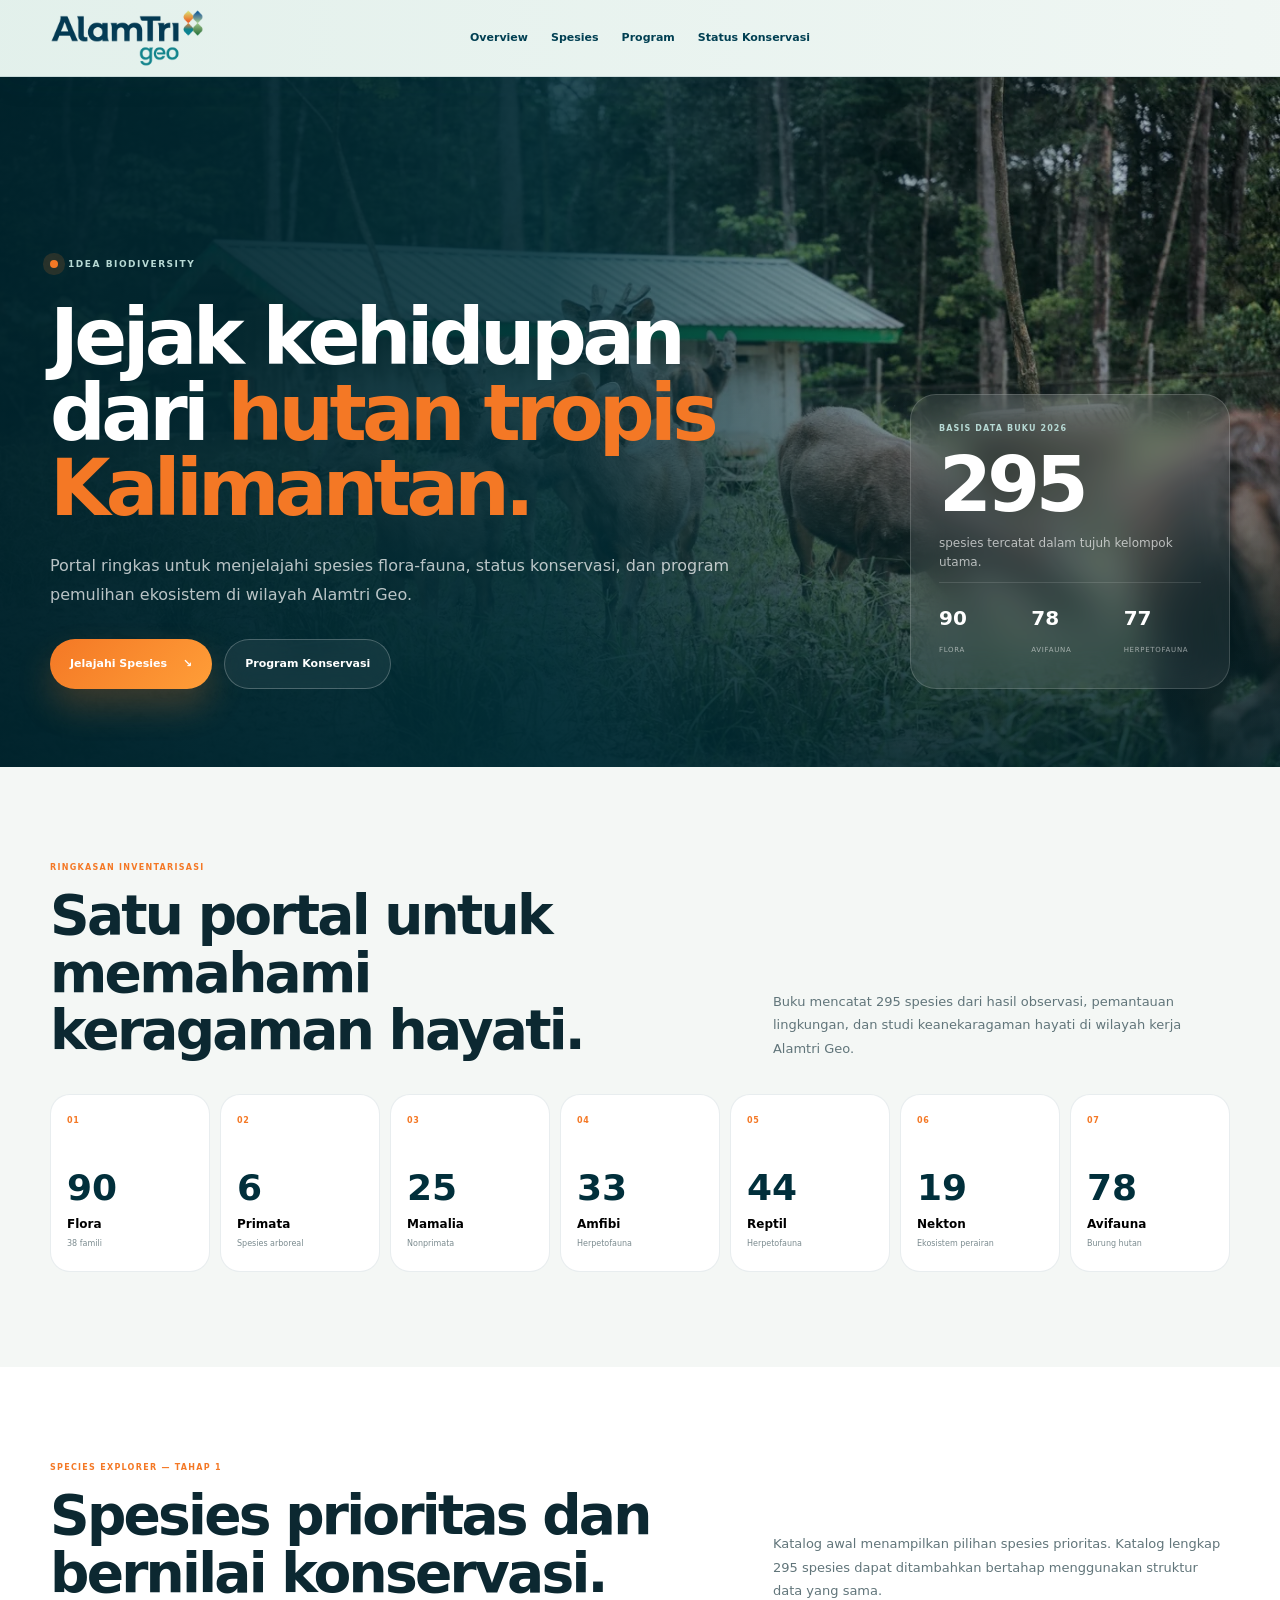
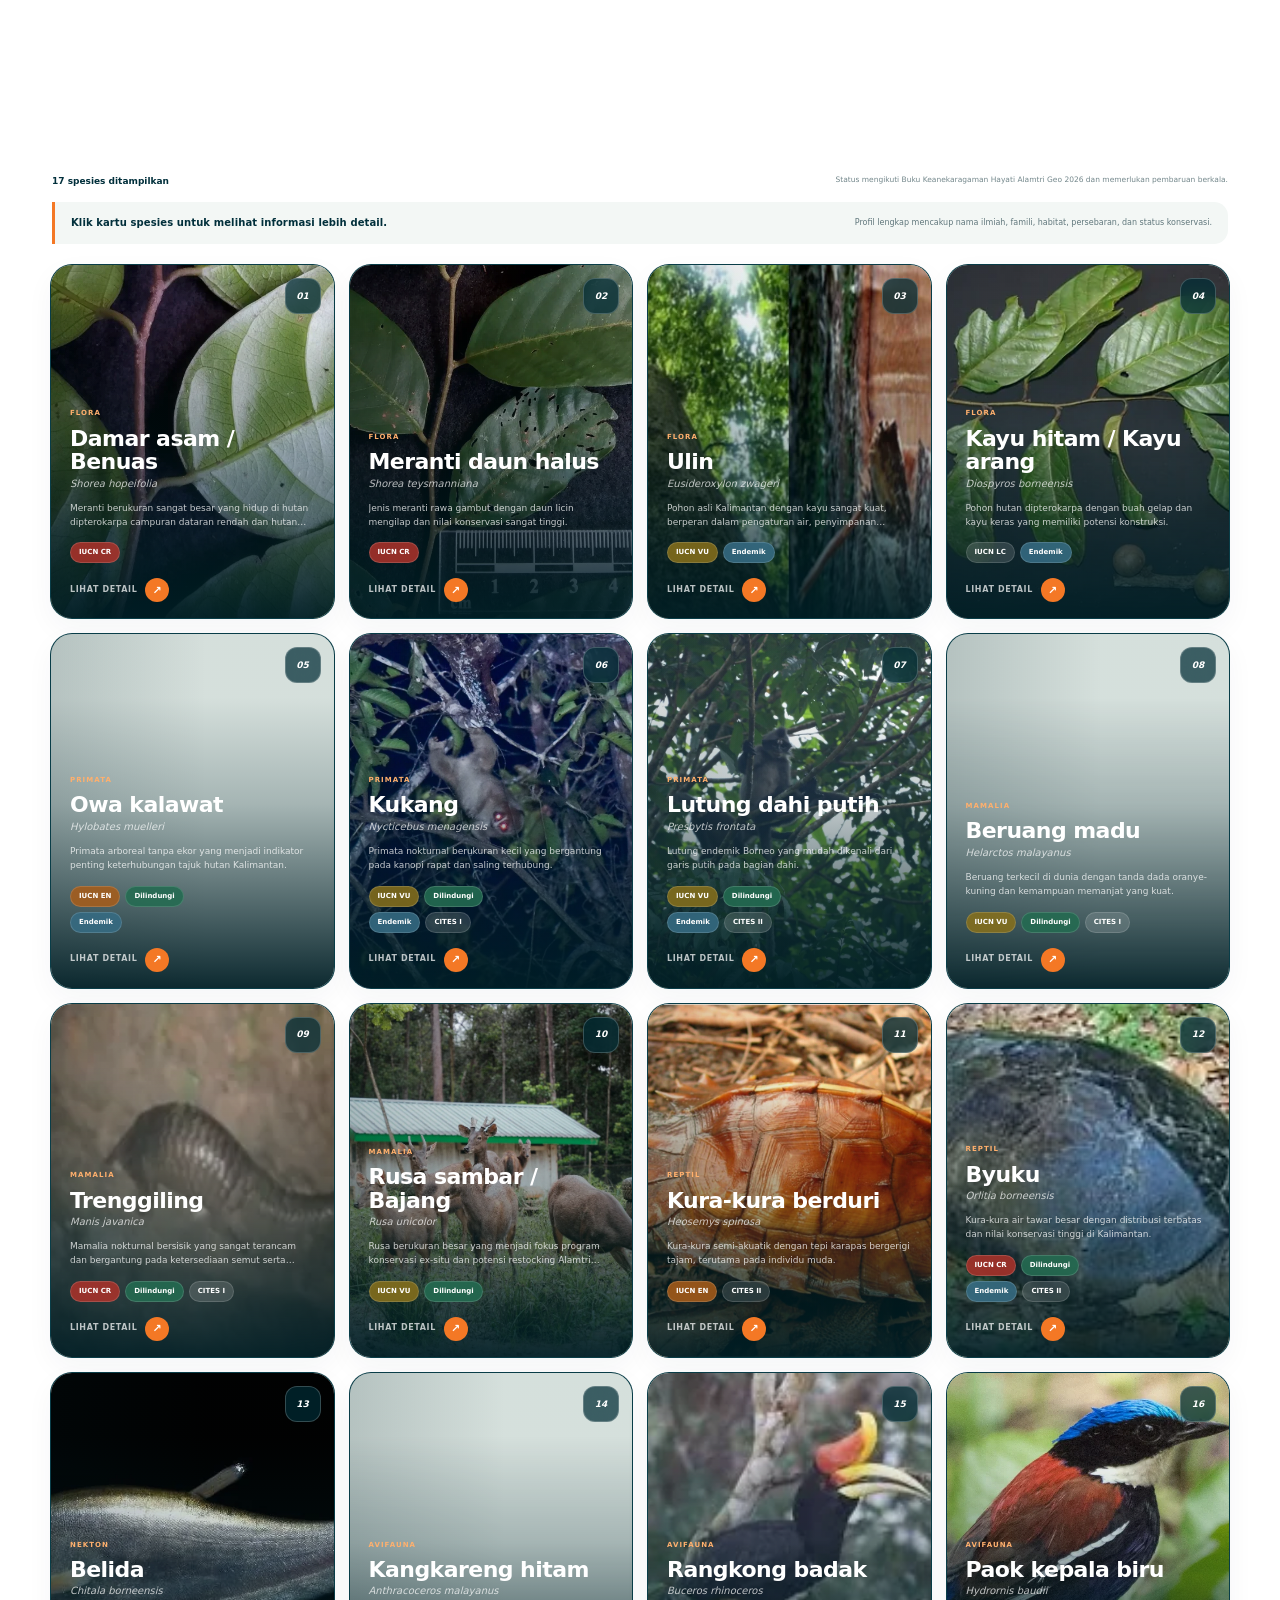
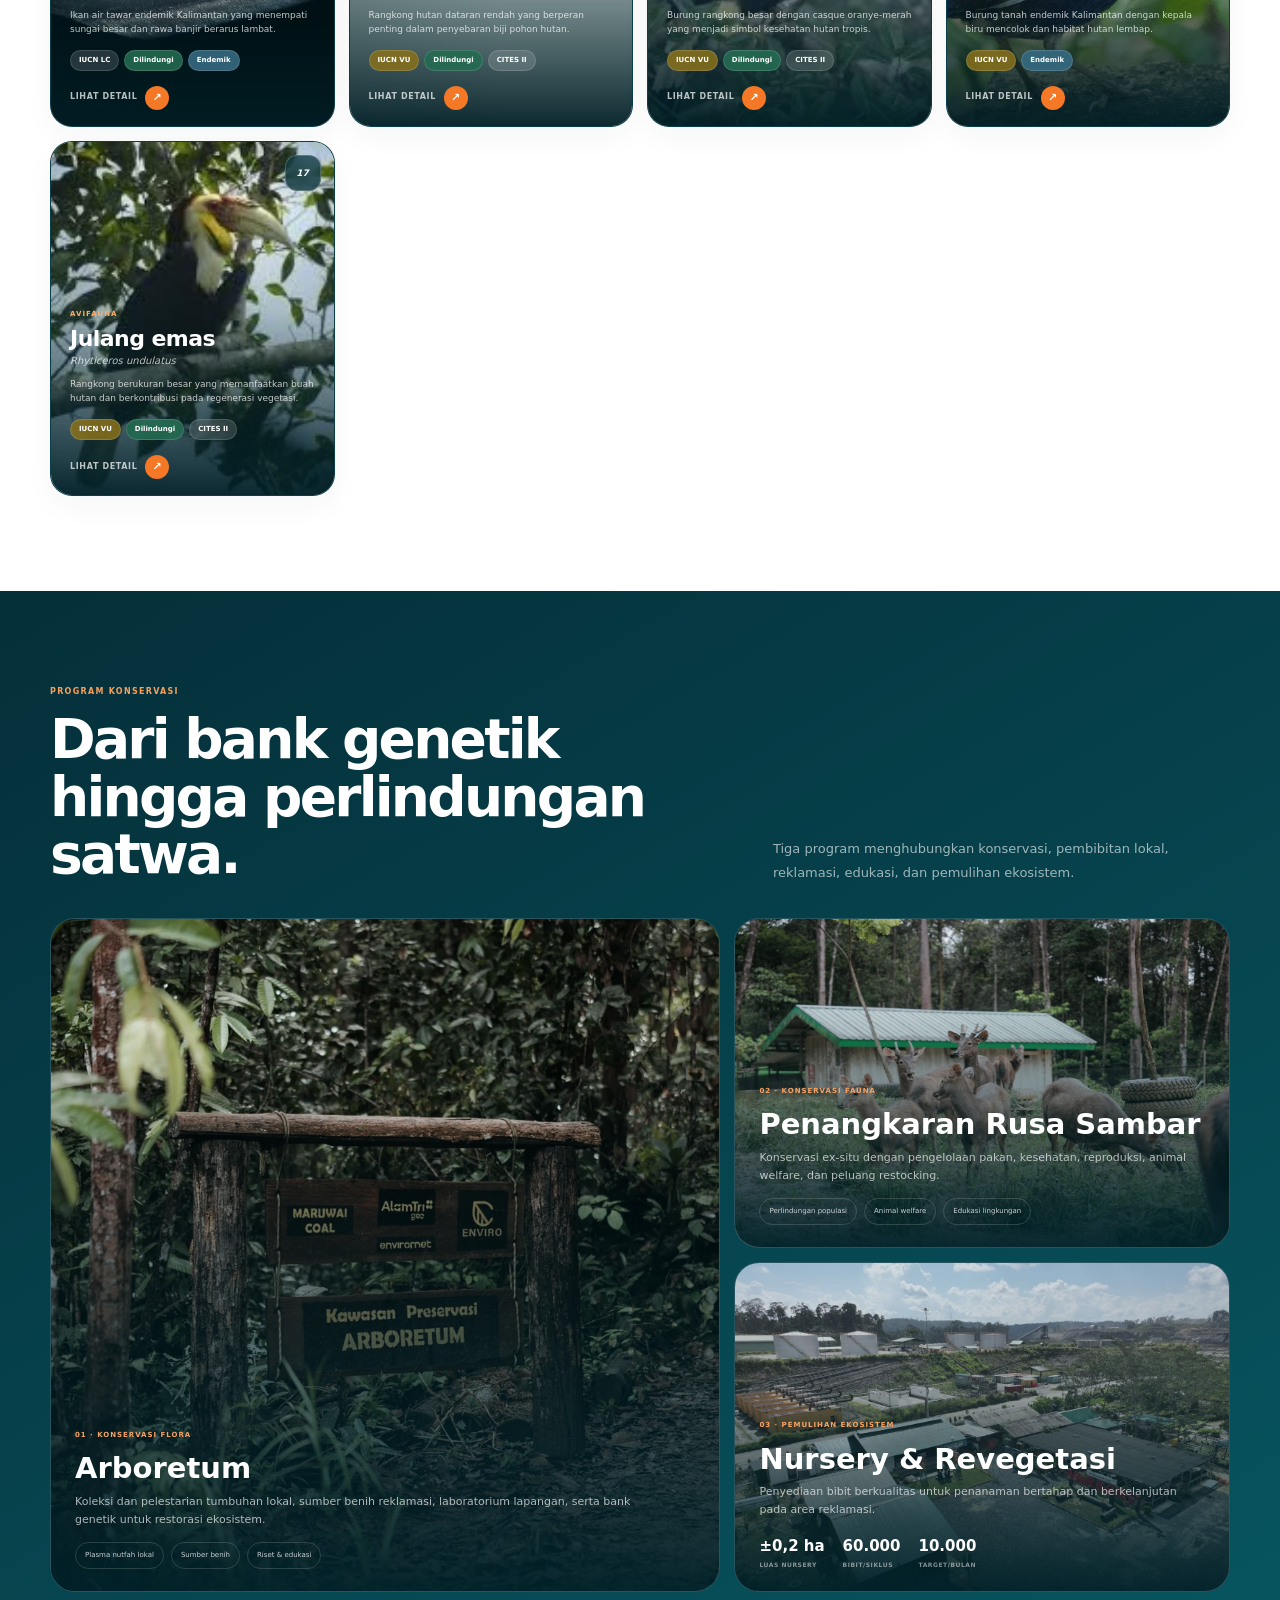
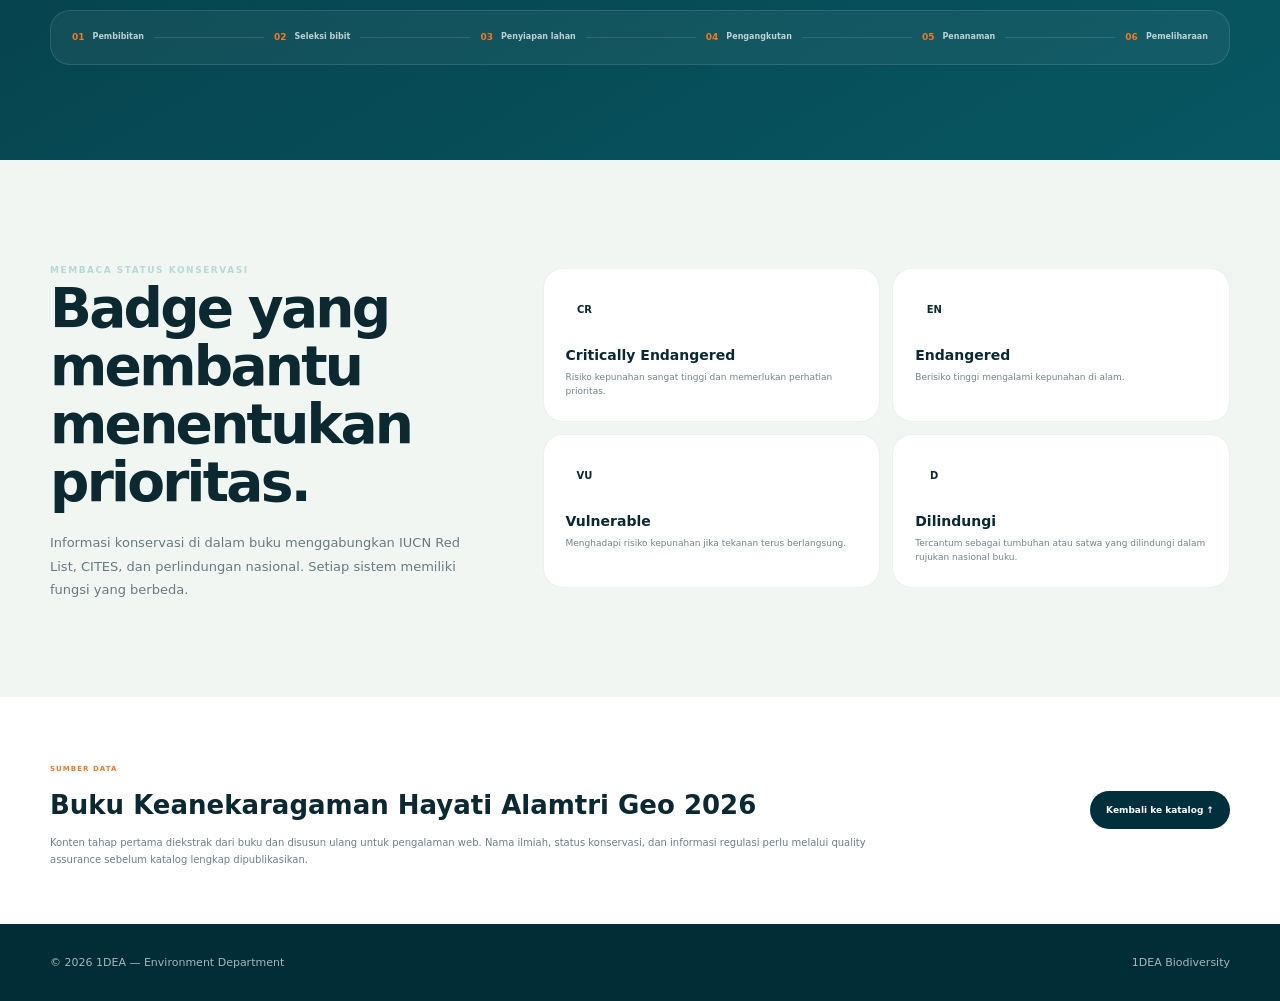
<file: index.html>
<!DOCTYPE html>
<html lang="id">
<head>
<meta charset="utf-8"/>
<meta content="width=device-width,initial-scale=1,viewport-fit=cover" name="viewport"/>
<meta content="#003f52" name="theme-color"/>
<meta name="description" content="1DEA Biodiversity — portal keanekaragaman hayati AlamTri Geo untuk spesies, status konservasi, program pemulihan ekosistem, dan eksplorasi data biodiversity."/>
<title>1DEA Biodiversity — AlamTri Geo</title>
<link href="assets/alamtri-geo-mark.png" rel="icon" type="image/png"/>
<link href="style.css?v=20260708-module-swipe-fix-1" rel="stylesheet"/>
<link href="subpage.css?v=20260916-standalone-1" rel="stylesheet"/>
<link href="biodiversity.css?v=20260916-standalone-1" rel="stylesheet"/>
</head>
<body class="bio-page">
<header class="sub-header bio-header">
  <div class="container sub-nav">
    <a aria-label="1DEA Biodiversity — Beranda" class="brand" href="./">
      <span class="brand-logo-shell"><img alt="AlamTri Geo" class="brand-logo" decoding="async" height="66" src="assets/alamtri-geo-logo.png" width="184"/></span>
    </a>
    <nav class="sub-nav-links bio-nav-links">
      <a href="#overview">Overview</a><a href="#species">Spesies</a><a href="#programs">Program</a><a href="#status">Status Konservasi</a>
    </nav>
  </div>
</header>
<main class="sub-main bio-main">
  <section class="bio-hero" id="overview">
    <img class="bio-hero-image" src="assets/biodiversity/hero-rusa.webp" alt="Rusa sambar pada program konservasi Alamtri Geo"/>
    <div class="bio-hero-overlay"></div>
    <div class="container bio-hero-content">
      <div class="bio-hero-copy">
        <span class="bio-kicker"><i></i> 1DEA BIODIVERSITY</span>
        <h1>Jejak kehidupan dari <em>hutan tropis Kalimantan.</em></h1>
        <p>Portal ringkas untuk menjelajahi spesies flora-fauna, status konservasi, dan program pemulihan ekosistem di wilayah Alamtri Geo.</p>
        <div class="bio-hero-actions"><a href="#species" class="bio-btn bio-btn-primary">Jelajahi Spesies <b>↘</b></a><a href="#programs" class="bio-btn bio-btn-ghost">Program Konservasi</a></div>
      </div>
      <aside class="bio-hero-facts">
        <span>Basis data buku 2026</span>
        <strong>295</strong>
        <p>spesies tercatat dalam tujuh kelompok utama.</p>
        <div><b>90</b><small>Flora</small></div><div><b>78</b><small>Avifauna</small></div><div><b>77</b><small>Herpetofauna</small></div>
      </aside>
    </div>
  </section>

  <section class="bio-section bio-overview-section">
    <div class="container">
      <div class="bio-section-heading">
        <div><span>RINGKASAN INVENTARISASI</span><h2>Satu portal untuk memahami keragaman hayati.</h2></div>
        <p>Buku mencatat 295 spesies dari hasil observasi, pemantauan lingkungan, dan studi keanekaragaman hayati di wilayah kerja Alamtri Geo.</p>
      </div>
      <div class="bio-stat-grid">
        <button class="bio-stat-card" data-filter-group="Flora"><b>01</b><strong>90</strong><span>Flora</span><small>38 famili</small></button>
        <button class="bio-stat-card" data-filter-group="Primata"><b>02</b><strong>6</strong><span>Primata</span><small>Spesies arboreal</small></button>
        <button class="bio-stat-card" data-filter-group="Mamalia"><b>03</b><strong>25</strong><span>Mamalia</span><small>Nonprimata</small></button>
        <button class="bio-stat-card" data-filter-group="Amfibi"><b>04</b><strong>33</strong><span>Amfibi</span><small>Herpetofauna</small></button>
        <button class="bio-stat-card" data-filter-group="Reptil"><b>05</b><strong>44</strong><span>Reptil</span><small>Herpetofauna</small></button>
        <button class="bio-stat-card" data-filter-group="Nekton"><b>06</b><strong>19</strong><span>Nekton</span><small>Ekosistem perairan</small></button>
        <button class="bio-stat-card" data-filter-group="Avifauna"><b>07</b><strong>78</strong><span>Avifauna</span><small>Burung hutan</small></button>
      </div>
    </div>
  </section>

  <section class="bio-section bio-species-section" id="species">
    <div class="container">
      <div class="bio-section-heading bio-species-heading">
        <div><span>SPECIES EXPLORER — TAHAP 1</span><h2>Spesies prioritas dan bernilai konservasi.</h2></div>
        <p>Katalog awal menampilkan pilihan spesies prioritas. Katalog lengkap 295 spesies dapat ditambahkan bertahap menggunakan struktur data yang sama.</p>
      </div>
      <div class="bio-commandbar">
        <label class="bio-search"><span>⌕</span><input id="bioSearch" type="search" placeholder="Cari nama lokal, ilmiah, atau famili…" autocomplete="off"/></label>
        <div class="bio-filter-row" id="bioGroupFilters">
          <button class="is-active" data-group="Semua">Semua</button><button data-group="Flora">Flora</button><button data-group="Primata">Primata</button><button data-group="Mamalia">Mamalia</button><button data-group="Reptil">Reptil</button><button data-group="Nekton">Nekton</button><button data-group="Avifauna">Avifauna</button>
        </div>
        <div class="bio-filter-row bio-status-filter" id="bioStatusFilters">
          <button class="is-active" data-status="Semua">Semua status</button><button data-status="CR">CR</button><button data-status="EN">EN</button><button data-status="VU">VU</button><button data-status="Dilindungi">Dilindungi</button><button data-status="Endemik">Endemik</button>
        </div>
      </div>
      <div class="bio-result-line"><span id="bioResultCount">0 spesies ditampilkan</span><small>Status mengikuti Buku Keanekaragaman Hayati Alamtri Geo 2026 dan memerlukan pembaruan berkala.</small></div>
      <div class="bio-card-instruction"><strong>Klik kartu spesies untuk melihat informasi lebih detail.</strong><span>Profil lengkap mencakup nama ilmiah, famili, habitat, persebaran, dan status konservasi.</span></div>
      <div class="bio-species-grid" id="bioSpeciesGrid"></div>
      <div class="bio-empty" id="bioEmpty" hidden><strong>Tidak ada hasil yang sesuai.</strong><span>Coba gunakan kata kunci atau filter lain.</span></div>
    </div>
  </section>

  <section class="bio-section bio-programs-section" id="programs">
    <div class="container">
      <div class="bio-section-heading light">
        <div><span>PROGRAM KONSERVASI</span><h2>Dari bank genetik hingga perlindungan satwa.</h2></div>
        <p>Tiga program menghubungkan konservasi, pembibitan lokal, reklamasi, edukasi, dan pemulihan ekosistem.</p>
      </div>
      <div class="bio-program-grid">
        <article class="bio-program-card bio-program-featured"><img src="assets/biodiversity/program-arboretum.webp" alt="Kawasan Arboretum PT Maruwai Coal"/><div><span>01 · KONSERVASI FLORA</span><h3>Arboretum</h3><p>Koleksi dan pelestarian tumbuhan lokal, sumber benih reklamasi, laboratorium lapangan, serta bank genetik untuk restorasi ekosistem.</p><ul><li>Plasma nutfah lokal</li><li>Sumber benih</li><li>Riset & edukasi</li></ul></div></article>
        <article class="bio-program-card"><img src="assets/biodiversity/program-rusa.webp" alt="Rusa sambar di PT Maruwai Coal"/><div><span>02 · KONSERVASI FAUNA</span><h3>Penangkaran Rusa Sambar</h3><p>Konservasi ex-situ dengan pengelolaan pakan, kesehatan, reproduksi, animal welfare, dan peluang restocking.</p><ul><li>Perlindungan populasi</li><li>Animal welfare</li><li>Edukasi lingkungan</li></ul></div></article>
        <article class="bio-program-card"><img src="assets/biodiversity/program-nursery.webp" alt="Fasilitas nursery PT Maruwai Coal"/><div><span>03 · PEMULIHAN EKOSISTEM</span><h3>Nursery & Revegetasi</h3><p>Penyediaan bibit berkualitas untuk penanaman bertahap dan berkelanjutan pada area reklamasi.</p><div class="bio-program-metrics"><b>±0,2 ha<small>Luas nursery</small></b><b>60.000<small>Bibit/siklus</small></b><b>10.000<small>Target/bulan</small></b></div></div></article>
      </div>
      <div class="bio-workflow">
        <div><b>01</b><span>Pembibitan</span></div><i></i><div><b>02</b><span>Seleksi bibit</span></div><i></i><div><b>03</b><span>Penyiapan lahan</span></div><i></i><div><b>04</b><span>Pengangkutan</span></div><i></i><div><b>05</b><span>Penanaman</span></div><i></i><div><b>06</b><span>Pemeliharaan</span></div>
      </div>
    </div>
  </section>

  <section class="bio-section bio-status-section" id="status">
    <div class="container bio-status-layout">
      <div><span class="bio-eyebrow">MEMBACA STATUS KONSERVASI</span><h2>Badge yang membantu menentukan prioritas.</h2><p>Informasi konservasi di dalam buku menggabungkan IUCN Red List, CITES, dan perlindungan nasional. Setiap sistem memiliki fungsi yang berbeda.</p></div>
      <div class="bio-status-cards">
        <article><b class="badge cr">CR</b><h3>Critically Endangered</h3><p>Risiko kepunahan sangat tinggi dan memerlukan perhatian prioritas.</p></article>
        <article><b class="badge en">EN</b><h3>Endangered</h3><p>Berisiko tinggi mengalami kepunahan di alam.</p></article>
        <article><b class="badge vu">VU</b><h3>Vulnerable</h3><p>Menghadapi risiko kepunahan jika tekanan terus berlangsung.</p></article>
        <article><b class="badge legal">D</b><h3>Dilindungi</h3><p>Tercantum sebagai tumbuhan atau satwa yang dilindungi dalam rujukan nasional buku.</p></article>
      </div>
    </div>
  </section>

  <section class="bio-source-note">
    <div class="container"><div><span>SUMBER DATA</span><h2>Buku Keanekaragaman Hayati Alamtri Geo 2026</h2><p>Konten tahap pertama diekstrak dari buku dan disusun ulang untuk pengalaman web. Nama ilmiah, status konservasi, dan informasi regulasi perlu melalui quality assurance sebelum katalog lengkap dipublikasikan.</p></div><a href="#species">Kembali ke katalog ↑</a></div>
  </section>
</main>
<footer class="sub-footer bio-footer"><div class="container"><span>© 2026 1DEA — Environment Department</span><span>1DEA Biodiversity</span></div></footer>

<div class="bio-modal" id="bioModal" hidden aria-hidden="true">
  <button class="bio-modal-backdrop" data-close-modal aria-label="Tutup detail spesies"></button>
  <article class="bio-modal-card" role="dialog" aria-modal="true" aria-labelledby="bioModalTitle">
    <button class="bio-modal-close" data-close-modal aria-label="Tutup">×</button>
    <div class="bio-modal-image"><img id="bioModalImage" alt=""/></div>
    <div class="bio-modal-content">
      <span id="bioModalGroup"></span><h2 id="bioModalTitle"></h2><em id="bioModalScientific"></em>
      <div class="bio-modal-badges" id="bioModalBadges"></div>
      <p id="bioModalSummary"></p>
      <dl><div><dt>Famili</dt><dd id="bioModalFamily"></dd></div><div><dt>Habitat</dt><dd id="bioModalHabitat"></dd></div><div><dt>Persebaran</dt><dd id="bioModalDistribution"></dd></div><div><dt>Catatan</dt><dd id="bioModalDetail"></dd></div></dl>
      <small id="bioModalSource"></small>
    </div>
  </article>
</div>
<script src="data/biodiversity-species.js?v=20260916-2"></script>
<script src="biodiversity.js?v=20260708-overlay-cards-1"></script>
</body>
</html>
</file>
<file: style.css>
:root {
  --teal-950:#002f3d;
  --teal-900:#003f52;
  --teal-800:#005568;
  --teal-700:#007789;
  --teal-500:#09a0a7;
  --orange:#f47825;
  --orange-2:#ff9a36;
  --yellow:#f9c74b;
  --mint:#9bc8a2;
  --mint-2:#d8ead9;
  --blue:#549db5;
  --ink:#0c2831;
  --muted:#587079;
  --paper:#f6f8f7;
  --white:#fff;
  --line:rgba(4,67,82,.12);
  --radius:26px;
  --shadow:0 30px 80px rgba(0,47,61,.14);
}
*{box-sizing:border-box;margin:0;padding:0}
html{scroll-behavior:smooth}
body{font-family:Inter,ui-sans-serif,system-ui,-apple-system,BlinkMacSystemFont,"Segoe UI",sans-serif;color:var(--ink);background:var(--paper);line-height:1.6;overflow-x:hidden}
a{color:inherit;text-decoration:none}
button{font:inherit}
.container{width:min(1180px,calc(100% - 40px));margin-inline:auto}
.section{padding:118px 0;position:relative}
.grain{position:fixed;inset:0;z-index:9999;pointer-events:none;opacity:.022;background-image:url("data:image/svg+xml,%3Csvg viewBox='0 0 180 180' xmlns='http://www.w3.org/2000/svg'%3E%3Cfilter id='n'%3E%3CfeTurbulence type='fractalNoise' baseFrequency='.82' numOctaves='3' stitchTiles='stitchTiles'/%3E%3C/filter%3E%3Crect width='100%25' height='100%25' filter='url(%23n)' opacity='.8'/%3E%3C/svg%3E")}

/* Brand motif */
.brand{display:inline-flex;align-items:center;gap:13px}
.brand-symbol{width:46px;height:46px;position:relative;display:inline-block;flex:none}
.brand-symbol>span{position:absolute;width:23px;height:32px;border-radius:100% 0 100% 0;transform:rotate(45deg)}
.brand-symbol>span:nth-child(1){left:1px;top:1px;background:linear-gradient(155deg,var(--mint-2),var(--blue))}
.brand-symbol>span:nth-child(2){right:0;top:8px;background:linear-gradient(155deg,var(--yellow),var(--orange))}
.brand-symbol>span:nth-child(3){left:8px;bottom:0;background:linear-gradient(155deg,var(--teal-500),var(--teal-900));opacity:.95}
.brand-copy{display:flex;flex-direction:column;line-height:1.05}.brand-copy strong{font-size:22px;letter-spacing:.02em}.brand-copy small{font-size:10.5px;letter-spacing:.06em;margin-top:4px;opacity:.72}
.petal-stack{position:absolute}.petal{position:absolute;width:130px;height:210px;border-radius:100% 0 100% 0;transform:rotate(45deg);filter:drop-shadow(0 30px 40px rgba(0,0,0,.12))}.petal-mint{background:linear-gradient(160deg,#d3e6c1 0%,#78aeb5 65%,#005f72 100%)}.petal-orange{background:linear-gradient(160deg,#ffe35d 0%,#f79232 50%,#f35f27 100%)}.petal-blue{background:linear-gradient(160deg,#84c4c5,#00667a)}

.site-header{position:fixed;inset:0 0 auto;z-index:1000;color:#fff;transition:.35s ease}
.site-header.scrolled{background:rgba(255,255,255,.92);color:var(--ink);backdrop-filter:blur(18px);box-shadow:0 10px 35px rgba(0,47,61,.08);border-bottom:1px solid var(--line)}
.nav-shell{height:88px;display:flex;align-items:center;gap:34px}
.site-header .brand{margin-right:auto}.site-header .brand-copy small{color:rgba(255,255,255,.72)}.site-header.scrolled .brand-copy small{color:var(--muted)}
.main-nav{display:flex;gap:29px;align-items:center}.main-nav a{font-size:14px;font-weight:650;opacity:.84;position:relative}.main-nav a:after{content:"";position:absolute;left:0;right:100%;height:2px;bottom:-8px;background:var(--orange);transition:.25s}.main-nav a:hover:after{right:0}.main-nav a:hover{opacity:1}
.nav-cta{padding:11px 17px;border-radius:999px;border:1px solid rgba(255,255,255,.28);font-size:13px;font-weight:750;transition:.25s}.site-header.scrolled .nav-cta{border-color:var(--line);background:var(--teal-900);color:#fff}.nav-cta:hover{transform:translateY(-2px);background:var(--orange);border-color:var(--orange);color:#fff}
.menu-toggle{display:none;width:44px;height:44px;background:none;border:0;cursor:pointer}.menu-toggle i{display:block;width:23px;height:2px;background:currentColor;margin:5px auto;transition:.25s}

.hero{min-height:900px;background:radial-gradient(circle at 64% 30%,rgba(35,184,185,.15),transparent 28%),linear-gradient(125deg,var(--teal-950) 0%,var(--teal-900) 54%,#005d69 100%);color:#fff;position:relative;overflow:hidden;padding:150px 0 105px;display:flex;align-items:center}
.hero:before{content:"";position:absolute;inset:0;background:linear-gradient(90deg,rgba(0,36,46,.5),transparent 52%),linear-gradient(0deg,rgba(0,29,37,.5),transparent 38%)}
.hero-grid-bg{position:absolute;inset:0;opacity:.12;background-image:linear-gradient(rgba(255,255,255,.08) 1px,transparent 1px),linear-gradient(90deg,rgba(255,255,255,.08) 1px,transparent 1px);background-size:72px 72px;mask-image:linear-gradient(to right,transparent 0%,#000 55%,#000 100%)}
.hero-glow{position:absolute;border-radius:50%;filter:blur(1px)}.glow-a{width:520px;height:520px;right:-180px;top:-160px;background:radial-gradient(circle,rgba(244,120,37,.3),transparent 65%)}.glow-b{width:420px;height:420px;left:30%;bottom:-230px;background:radial-gradient(circle,rgba(9,160,167,.2),transparent 65%)}
.hero-petals{left:-120px;bottom:8px;opacity:.28;transform:scale(.8)}.hero-petals .petal:nth-child(1){left:0;top:0}.hero-petals .petal:nth-child(2){left:88px;top:94px}.hero-petals .petal:nth-child(3){left:-2px;top:185px}
.hero-layout{display:grid;grid-template-columns:.9fr 1.25fr;gap:70px;align-items:center;position:relative;z-index:2}
.hero-kicker,.eyebrow{display:inline-flex;align-items:center;gap:10px;text-transform:uppercase;letter-spacing:.16em;font-size:11px;font-weight:800;color:var(--teal-700)}.hero-kicker{color:#b8e1df;margin-bottom:22px}.hero-kicker span{width:8px;height:8px;border-radius:50%;background:var(--orange);box-shadow:0 0 0 6px rgba(244,120,37,.12)}
.hero h1{font-size:clamp(52px,5.4vw,82px);line-height:.99;letter-spacing:-.055em;font-weight:780;margin-bottom:28px}.hero h1 em,.section-heading em,.section-top em,.workflow h2 em,.coverage h2 em,.centered h2 em,.cta-shell h2 em{font-style:normal;color:var(--orange)}
.hero-copy>p{font-size:17px;line-height:1.75;color:rgba(255,255,255,.72);max-width:590px;margin-bottom:34px}
.hero-actions{display:flex;gap:13px;flex-wrap:wrap}.btn{display:inline-flex;align-items:center;justify-content:center;gap:14px;padding:15px 23px;border-radius:999px;font-size:14px;font-weight:800;transition:.25s}.btn-orange{background:linear-gradient(135deg,var(--orange),var(--orange-2));color:#fff;box-shadow:0 16px 34px rgba(244,120,37,.24)}.btn-orange:hover{transform:translateY(-3px);box-shadow:0 22px 42px rgba(244,120,37,.34)}.btn-ghost{border:1px solid rgba(255,255,255,.25);background:rgba(255,255,255,.04);color:#fff}.btn-ghost:hover{background:rgba(255,255,255,.1);transform:translateY(-3px)}
.hero-proof{margin-top:52px;display:flex;gap:0}.hero-proof>div{padding:0 28px;border-right:1px solid rgba(255,255,255,.15)}.hero-proof>div:first-child{padding-left:0}.hero-proof>div:last-child{border:0}.hero-proof strong{display:block;font-size:28px;line-height:1;color:#fff}.hero-proof span{display:block;font-size:11px;color:rgba(255,255,255,.55);margin-top:8px;text-transform:uppercase;letter-spacing:.12em}

.hero-dashboard{position:relative;perspective:1300px}.dashboard-window{background:#f8fbfa;color:var(--ink);border-radius:24px;box-shadow:0 48px 110px rgba(0,18,24,.44);overflow:hidden;border:1px solid rgba(255,255,255,.22);transform:rotateY(-4deg) rotateX(2deg);transform-origin:center;transition:.5s}.hero-dashboard:hover .dashboard-window{transform:rotateY(0) rotateX(0) translateY(-4px)}
.window-bar{height:48px;background:#fff;border-bottom:1px solid #e7eeec;display:flex;align-items:center;padding:0 18px;gap:16px;font-size:10px;color:#60737a}.window-bar>span{margin:auto}.window-dots{display:flex;gap:5px}.window-dots i{width:7px;height:7px;border-radius:50%;background:#d8e1df}.window-dots i:first-child{background:#f27b57}.window-dots i:nth-child(2){background:#f8c04d}.window-dots i:nth-child(3){background:#70c28b}.window-bar>b{font-size:9px;color:#13855b;display:flex;align-items:center;gap:6px}.window-bar>b i{width:6px;height:6px;border-radius:50%;background:#2fc477;box-shadow:0 0 0 4px rgba(47,196,119,.12)}
.dashboard-main{display:grid;grid-template-columns:54px 1fr;min-height:510px}.dash-side{background:var(--teal-950);padding:14px 8px;display:flex;flex-direction:column;align-items:center;gap:10px}.mini-logo{width:30px;height:30px;border-radius:9px;background:var(--orange);color:white;display:grid;place-items:center;font-size:9px;font-weight:900;margin-bottom:12px}.dash-side button{width:32px;height:32px;border:0;border-radius:9px;background:transparent;color:rgba(255,255,255,.45);cursor:pointer}.dash-side button.active,.dash-side button:hover{background:rgba(255,255,255,.12);color:#fff}
.dash-content{padding:24px}.dash-head{display:flex;justify-content:space-between;align-items:flex-start;margin-bottom:20px}.dash-head small,.card-title small{font-size:8px;letter-spacing:.13em;color:#87989d}.dash-head h2{font-size:18px;margin-top:3px}.company-switch{display:flex;background:#edf3f1;border-radius:9px;padding:3px}.company-switch button{border:0;background:transparent;font-size:8px;font-weight:800;color:#8a9a9f;padding:6px 9px;border-radius:7px}.company-switch button.active{background:white;color:var(--teal-900);box-shadow:0 3px 10px rgba(0,50,63,.08)}
.metric-row{display:grid;grid-template-columns:repeat(3,1fr);gap:10px;margin-bottom:12px}.metric-row article{background:white;border:1px solid #e7eeec;border-radius:13px;padding:13px}.metric-row span{display:block;font-size:8px;color:#7c8d92}.metric-row strong{font-size:14px;color:var(--teal-900);display:block;margin:3px 0}.metric-row small{font-size:7px;color:#9aa8ab}
.dash-grid{display:grid;grid-template-columns:1.35fr 1fr;grid-template-rows:1fr auto;gap:11px}.dash-grid>article{background:white;border:1px solid #e7eeec;border-radius:14px;padding:14px}.chart-card{grid-row:span 2}.card-title{display:flex;justify-content:space-between;gap:8px}.card-title b{display:block;font-size:9px}.card-title>span{font-size:7px;background:#eff5f3;border-radius:7px;padding:4px 7px;height:max-content;color:#74858a}
.bars{height:150px;display:flex;align-items:end;gap:9px;padding:20px 5px 8px;border-bottom:1px solid #e9efed;background:repeating-linear-gradient(to top,transparent 0 29px,#edf2f0 30px)}.bars i{flex:1;height:var(--a);border-radius:4px 4px 0 0;background:var(--teal-700);position:relative}.bars i:after{content:"";position:absolute;width:58%;height:var(--b);bottom:0;right:-30%;background:var(--orange);border-radius:4px 4px 0 0}.chart-legend{display:flex;gap:15px;margin-top:11px;font-size:7px;color:#7d8e92}.chart-legend span{display:flex;align-items:center;gap:5px}.chart-legend i{width:7px;height:7px;border-radius:2px;background:var(--teal-700)}.chart-legend span:nth-child(2) i{background:var(--orange)}
.ndvi-map{height:96px;margin-top:11px;border-radius:10px;background:linear-gradient(135deg,#173a38,#1e5545 60%,#596944);position:relative;overflow:hidden}.ndvi-map:after{content:"";position:absolute;inset:0;background:repeating-radial-gradient(ellipse at 70% 30%,transparent 0 12px,rgba(255,255,255,.05) 13px 14px)}.ndvi-map i{position:absolute;width:28px;height:44px;border-radius:60% 20% 60% 30%;transform:rotate(35deg);z-index:2}.ndvi-map i:nth-child(1){background:#e1402c;left:18%;top:25%}.ndvi-map i:nth-child(2){background:#f69231;left:34%;top:35%}.ndvi-map i:nth-child(3){background:#f5d64e;left:51%;top:19%}.ndvi-map i:nth-child(4){background:#7ec45c;left:65%;top:32%}.ndvi-map i:nth-child(5){background:#1f9a63;left:77%;top:17%}.ndvi-map b{position:absolute;right:7px;bottom:5px;font-size:6px;color:white;z-index:3}.ndvi-scale{display:flex;align-items:center;gap:7px;font-size:6px;color:#7e8f93;margin-top:8px}.ndvi-scale i{height:4px;flex:1;border-radius:5px;background:linear-gradient(90deg,#d83d2d,#f6d84e,#2b9d63)}
.water-list{margin-top:9px;display:grid;gap:6px}.water-list>div{display:grid;grid-template-columns:1fr auto auto;align-items:center;gap:8px;padding:7px;background:#f5f8f7;border-radius:8px;font-size:7px}.water-list b{font-size:7px}.water-list i{font-style:normal;font-size:6px;padding:3px 5px;border-radius:5px}.water-list .ok{color:#187c59;background:#dff3e9}
.float-card{position:absolute;background:#fff;color:var(--ink);border-radius:14px;box-shadow:0 20px 50px rgba(0,26,34,.25);z-index:4}.float-ndvi{right:-20px;top:74px;padding:14px 17px}.float-ndvi span{font-size:8px;color:var(--orange);font-weight:900}.float-ndvi b{display:block;font-size:10px}.float-ndvi small{display:block;font-size:7px;color:#819196;margin-top:2px}.float-update{left:-40px;bottom:34px;padding:12px 16px;display:flex;align-items:center;gap:10px}.float-update>i{width:27px;height:27px;border-radius:50%;background:var(--mint-2);position:relative}.float-update>i:after{content:"✓";position:absolute;inset:0;display:grid;place-items:center;color:#14845c;font-size:11px;font-style:normal}.float-update b{font-size:9px;display:block}.float-update small{font-size:7px;color:#87969a;display:block}
.scroll-hint{position:absolute;z-index:3;left:50%;bottom:28px;transform:translateX(-50%);font-size:9px;text-transform:uppercase;letter-spacing:.14em;color:rgba(255,255,255,.45);display:flex;align-items:center;gap:9px}.scroll-hint span{width:28px;height:1px;background:rgba(255,255,255,.35);position:relative}.scroll-hint span:after{content:"";position:absolute;right:0;top:-2px;width:5px;height:5px;border-right:1px solid currentColor;border-bottom:1px solid currentColor;transform:rotate(45deg)}

.section-heading h2,.section-top h2,.workflow h2,.coverage h2,.centered h2{font-size:clamp(39px,4vw,60px);line-height:1.1;letter-spacing:-.045em;margin-top:17px}.intro-grid{display:grid;grid-template-columns:1.08fr .92fr;gap:100px;align-items:end}.intro-copy>p{font-size:18px;line-height:1.8;color:var(--muted)}.intro-tags{display:flex;flex-wrap:wrap;gap:8px;margin-top:28px}.intro-tags span{font-size:10px;text-transform:uppercase;letter-spacing:.1em;font-weight:800;border:1px solid var(--line);padding:8px 12px;border-radius:999px;background:white}
.feature-strip{margin-top:80px;display:grid;grid-template-columns:repeat(3,1fr);background:white;border-radius:24px;box-shadow:0 25px 70px rgba(0,54,67,.08);overflow:hidden;border:1px solid var(--line)}.feature-strip article{padding:34px;display:grid;grid-template-columns:54px 1fr;gap:20px;border-right:1px solid var(--line)}.feature-strip article:last-child{border:0}.feature-icon{width:54px;height:54px;border-radius:17px;display:grid;place-items:center;font-size:23px;font-weight:900}.feature-icon.land{color:#fff;background:var(--teal-800)}.feature-icon.visual{color:#fff;background:linear-gradient(135deg,var(--orange),var(--yellow))}.feature-icon.report{color:var(--teal-900);background:var(--mint-2)}.feature-strip small{font-size:9px;color:var(--orange);font-weight:900}.feature-strip h3{font-size:18px;margin:2px 0 8px}.feature-strip p{font-size:12px;color:var(--muted)}

.modules{background:var(--teal-950);color:#fff;overflow:hidden}.modules:before{content:"";position:absolute;width:800px;height:800px;border-radius:50%;right:-430px;top:100px;background:radial-gradient(circle,rgba(244,120,37,.16),transparent 65%)}.section-top{display:flex;align-items:end;justify-content:space-between;gap:70px;margin-bottom:58px;position:relative;z-index:2}.section-top>p{max-width:430px;color:rgba(255,255,255,.62);font-size:15px}.eyebrow.light{color:#a9dbd5}.module-grid{display:grid;grid-template-columns:repeat(2,1fr);gap:18px;position:relative;z-index:2}.module-card{min-height:315px;border-radius:25px;padding:29px;position:relative;overflow:hidden;display:flex;flex-direction:column;transition:.35s;border:1px solid rgba(255,255,255,.08)}.module-card:hover{transform:translateY(-6px);box-shadow:0 28px 65px rgba(0,0,0,.2)}.module-card.large{grid-row:span 2;min-height:648px}.module-card.orange{background:linear-gradient(150deg,#ff9a36,#f06a20);color:#fff}.module-card.teal{background:linear-gradient(145deg,#0b8191,#005467)}.module-card.mint{background:linear-gradient(145deg,#d8ead9,#97c5a1);color:var(--ink)}.module-card.dark{background:linear-gradient(145deg,#0a2832,#001b24)}.module-card.biodiversity{background:linear-gradient(145deg,#1f5f4d,#083d3b)}.module-card.database{background:#fff;color:var(--ink)}.module-number{position:absolute;right:24px;top:20px;font-size:11px;font-weight:900;opacity:.5}.module-copy{margin-top:auto;max-width:78%;position:relative;z-index:2}.module-copy>span{font-size:9px;font-weight:900;letter-spacing:.16em;opacity:.72}.module-copy h3{font-size:29px;line-height:1.05;letter-spacing:-.03em;margin:10px 0 15px}.module-card.large .module-copy h3{font-size:45px}.module-copy p{font-size:12px;line-height:1.65;opacity:.73}.module-copy small{font-size:9px;display:block;margin-top:16px;font-weight:750;opacity:.65}.module-arrow{position:absolute;right:24px;bottom:24px;width:42px;height:42px;border-radius:50%;display:grid;place-items:center;border:1px solid currentColor;opacity:.55;transition:.25s}.module-card:hover .module-arrow{opacity:1;transform:rotate(45deg)}
.module-icon{position:absolute;right:38px;top:55px;width:100px;height:100px;border-radius:31px;display:grid;place-items:center;font-size:40px;font-weight:200;background:rgba(255,255,255,.1);box-shadow:inset 0 0 0 1px rgba(255,255,255,.12)}.module-card.mint .module-icon,.module-card.database .module-icon{background:rgba(0,67,82,.08)}.terrain{position:absolute;inset:60px 30px auto 30px;height:300px;perspective:900px}.terrain i{position:absolute;left:7%;right:7%;height:130px;border-radius:50%;transform:rotateX(66deg) rotateZ(-8deg);border:2px solid rgba(255,255,255,.4)}.terrain i:nth-child(1){top:10px;background:rgba(0,71,82,.22)}.terrain i:nth-child(2){top:57px;left:17%;right:15%;background:rgba(255,213,75,.2)}.terrain i:nth-child(3){top:105px;left:25%;right:24%;background:rgba(0,77,75,.26)}.terrain b{position:absolute;width:130px;height:130px;border-radius:50%;left:43%;top:84px;background:radial-gradient(circle at 35% 30%,#a2d5d0,#0f7181);box-shadow:0 20px 60px rgba(0,57,66,.4)}.leaf-art{position:absolute;right:30px;top:45px;width:170px;height:170px}.leaf-art i{position:absolute;width:75px;height:115px;border-radius:100% 0 100% 0;transform:rotate(45deg);background:rgba(255,255,255,.15)}.leaf-art i:nth-child(1){left:0;top:15px;background:linear-gradient(150deg,#d3e6c1,#4a9f7b)}.leaf-art i:nth-child(2){left:65px;top:0;background:linear-gradient(150deg,#f9d34e,#f07726)}.leaf-art i:nth-child(3){left:52px;top:67px;background:linear-gradient(150deg,#59a8a8,#006173)}

.workflow{background:#fff}.workflow-layout{display:grid;grid-template-columns:.78fr 1.22fr;gap:100px;align-items:start}.workflow-copy{position:sticky;top:130px}.workflow-copy>p{font-size:16px;color:var(--muted);line-height:1.8;margin:25px 0}.text-link{font-size:13px;font-weight:850;color:var(--teal-800);display:inline-flex;gap:13px;align-items:center}.workflow-flow{display:grid;gap:12px}.flow-step{display:grid;grid-template-columns:38px 58px 1fr;gap:19px;align-items:center;padding:24px;border:1px solid var(--line);border-radius:20px;background:var(--paper);transition:.3s}.flow-step:hover,.flow-step.active{background:var(--teal-900);color:#fff;transform:translateX(-8px);box-shadow:0 22px 55px rgba(0,63,82,.16)}.flow-step>span{font-size:10px;color:var(--orange);font-weight:900}.flow-icon{width:58px;height:58px;border-radius:17px;display:grid;place-items:center;background:#fff;color:var(--teal-900);font-size:22px}.flow-step small{font-size:8px;letter-spacing:.15em;font-weight:850;opacity:.6}.flow-step h3{font-size:20px;margin:2px 0}.flow-step p{font-size:11px;opacity:.66}.flow-step.active p,.flow-step:hover p{color:rgba(255,255,255,.66)}

.coverage{padding-top:0;background:#fff}.coverage-card{background:linear-gradient(130deg,var(--teal-950),var(--teal-800));color:#fff;border-radius:32px;padding:65px;display:grid;grid-template-columns:.85fr 1.15fr;gap:70px;align-items:center;position:relative;overflow:hidden}.coverage-card:after{content:"";position:absolute;width:340px;height:340px;border-radius:50%;left:-120px;bottom:-220px;background:radial-gradient(circle,var(--orange),transparent 67%);opacity:.25}.coverage-copy p{color:rgba(255,255,255,.62);margin-top:20px;font-size:14px;max-width:500px}.company-cards{display:grid;gap:13px}.company-cards article{display:grid;grid-template-columns:62px 1fr auto;gap:18px;align-items:center;padding:19px;border-radius:18px;background:rgba(255,255,255,.08);border:1px solid rgba(255,255,255,.11);backdrop-filter:blur(10px)}.company-cards article>span{width:62px;height:62px;border-radius:18px;display:grid;place-items:center;background:var(--orange);font-weight:900}.company-cards article:nth-child(2)>span{background:var(--mint);color:var(--teal-950)}.company-cards small{font-size:8px;opacity:.6}.company-cards h3{font-size:20px}.company-cards p{font-size:9px;color:rgba(255,255,255,.54)}.company-cards b{font-size:18px;opacity:.55}

.roadmap{background:var(--paper)}.centered{text-align:center;max-width:820px}.centered .eyebrow{justify-content:center}.centered>p{color:var(--muted);max-width:700px;margin:22px auto 0}.roadmap-grid{display:grid;grid-template-columns:repeat(3,1fr);gap:18px;margin-top:55px}.roadmap-card{background:#fff;border-radius:23px;padding:30px;border:1px solid var(--line);position:relative;box-shadow:0 18px 50px rgba(0,62,76,.06)}.roadmap-card>span{position:absolute;right:24px;top:24px;font-size:10px;color:var(--orange);font-weight:900}.roadmap-icon{width:58px;height:58px;border-radius:18px;display:grid;place-items:center;font-size:25px;background:var(--teal-900);color:#fff;margin-bottom:23px}.roadmap-icon.domestic{background:linear-gradient(135deg,var(--orange),var(--yellow))}.roadmap-icon.sustain{background:var(--mint);color:var(--teal-950)}.roadmap-card h3{font-size:23px}.roadmap-card p{font-size:12px;color:var(--muted);margin:9px 0 28px;min-height:58px}.timeline{display:grid;grid-template-columns:repeat(4,1fr);gap:5px}.timeline.six{grid-template-columns:repeat(6,1fr)}.timeline.eight{grid-template-columns:repeat(8,1fr)}.timeline i{height:5px;background:#dce6e4;border-radius:5px}.timeline i.done{background:var(--orange);box-shadow:0 0 0 4px rgba(244,120,37,.1)}.roadmap-card small{font-size:8px;color:#8a999d;letter-spacing:.1em;text-transform:uppercase;margin-top:10px;display:block}

.cta-section{padding:0 0 100px;background:var(--paper)}.cta-shell{min-height:430px;border-radius:34px;background:linear-gradient(130deg,#00485c,#00313f);color:#fff;padding:72px;display:grid;grid-template-columns:1fr .55fr;gap:70px;align-items:center;position:relative;overflow:hidden}.cta-shell h2{font-size:clamp(45px,5vw,72px);line-height:1.01;letter-spacing:-.05em;margin-top:18px}.cta-side{position:relative;z-index:2}.cta-side p{color:rgba(255,255,255,.64);font-size:15px;margin-bottom:27px}.cta-petals{right:180px;bottom:-120px;opacity:.18;transform:scale(.8)}.cta-petals .petal:nth-child(1){left:0;top:0}.cta-petals .petal:nth-child(2){left:85px;top:78px}.cta-petals .petal:nth-child(3){left:-10px;top:166px}

.site-footer{background:#071f28;color:#fff;padding:70px 0 24px}.footer-main{display:grid;grid-template-columns:1.3fr .65fr .65fr .7fr;gap:55px}.footer-brand p{font-size:12px;color:rgba(255,255,255,.48);max-width:280px;margin-top:22px}.footer-main h4{font-size:10px;text-transform:uppercase;letter-spacing:.16em;color:rgba(255,255,255,.43);margin-bottom:17px}.footer-main>div>a:not(.brand){display:block;font-size:12px;color:rgba(255,255,255,.68);margin:9px 0}.footer-main>div>a:hover{color:var(--orange)}.alamtri-wordmark{align-self:start;justify-self:end;display:grid;grid-template-columns:auto auto;position:relative;line-height:.8}.alamtri-wordmark strong{font-size:28px;letter-spacing:-.05em}.alamtri-wordmark small{grid-column:1/3;text-align:right;font-size:17px;color:#70aeb7;margin-top:6px}.tri-mark{width:24px;height:28px;position:relative;margin-left:3px}.tri-mark i{position:absolute;width:8px;height:13px;border-radius:100% 0 100% 0;transform:rotate(45deg)}.tri-mark i:nth-child(1){background:#96c99c;left:0;top:0}.tri-mark i:nth-child(2){background:#f8c548;right:0;top:0}.tri-mark i:nth-child(3){background:#41a3b1;left:0;bottom:0}.tri-mark i:nth-child(4){background:#ef7628;right:0;bottom:0}.footer-bottom{border-top:1px solid rgba(255,255,255,.08);margin-top:55px;padding-top:22px;display:flex;justify-content:space-between;font-size:9px;color:rgba(255,255,255,.36);letter-spacing:.06em}

.reveal{opacity:0;transform:translateY(28px);transition:opacity .8s ease,transform .8s cubic-bezier(.2,.75,.25,1)}.reveal.visible{opacity:1;transform:none}.delay-1{transition-delay:.12s}.delay-2{transition-delay:.24s}

@media (max-width:1050px){.hero-layout{grid-template-columns:1fr;gap:55px}.hero{padding-top:140px}.hero-copy{max-width:730px}.hero-dashboard{max-width:800px;width:100%;margin:auto}.intro-grid,.workflow-layout{gap:55px}.module-card.large{grid-row:auto;min-height:410px}.module-grid{grid-template-columns:1fr 1fr}.coverage-card{grid-template-columns:1fr;gap:45px}.footer-main{grid-template-columns:1.2fr .7fr .7fr}.alamtri-wordmark{justify-self:start}.cta-shell{grid-template-columns:1fr .6fr}}
@media (max-width:820px){.section{padding:88px 0}.nav-shell{height:76px}.main-nav{position:absolute;top:76px;left:20px;right:20px;display:none;flex-direction:column;align-items:stretch;gap:0;background:#fff;color:var(--ink);border-radius:18px;padding:10px;box-shadow:var(--shadow)}.main-nav.open{display:flex}.main-nav a{padding:12px 15px}.nav-cta{display:none}.menu-toggle{display:block}.intro-grid{grid-template-columns:1fr;gap:35px}.feature-strip{grid-template-columns:1fr}.feature-strip article{border-right:0;border-bottom:1px solid var(--line)}.module-grid{grid-template-columns:1fr}.module-card,.module-card.large{min-height:360px}.section-top{flex-direction:column;align-items:flex-start;gap:25px}.workflow-layout{grid-template-columns:1fr}.workflow-copy{position:relative;top:auto}.roadmap-grid{grid-template-columns:1fr}.cta-shell{grid-template-columns:1fr;padding:55px 35px;gap:35px}.footer-main{grid-template-columns:1fr 1fr}.footer-brand{grid-column:1/-1}.alamtri-wordmark{justify-self:start}.hero-proof{flex-wrap:wrap}.float-ndvi{right:-5px}.float-update{left:-5px}.dashboard-window{transform:none}}
@media (max-width:560px){.container{width:min(100% - 26px,1180px)}.hero{min-height:auto;padding:125px 0 85px}.hero-layout{gap:45px}.hero h1{font-size:49px}.hero-copy>p{font-size:15px}.hero-actions{display:grid}.btn{width:100%}.hero-proof{margin-top:38px}.hero-proof>div{padding:0 15px}.hero-proof strong{font-size:22px}.hero-proof span{font-size:8px}.dashboard-main{grid-template-columns:38px 1fr;min-height:440px}.dash-side{padding:10px 4px}.dash-side button{width:28px;height:28px}.dash-content{padding:14px}.metric-row{grid-template-columns:1fr 1fr}.metric-row article:nth-child(3){display:none}.dash-grid{grid-template-columns:1fr}.chart-card{grid-row:auto}.ndvi-card,.water-card{display:none}.bars{height:120px}.float-card{display:none}.section-heading h2,.section-top h2,.workflow h2,.coverage h2,.centered h2{font-size:39px}.feature-strip article{padding:27px 22px}.module-card,.module-card.large{min-height:390px;padding:24px}.module-card.large .module-copy h3,.module-copy h3{font-size:31px}.module-copy{max-width:88%}.module-art{opacity:.6}.flow-step{grid-template-columns:28px 48px 1fr;padding:17px;gap:12px}.flow-icon{width:48px;height:48px}.coverage-card{padding:38px 24px}.company-cards article{grid-template-columns:50px 1fr auto}.company-cards article>span{width:50px;height:50px}.cta-shell{border-radius:24px;padding:45px 25px}.cta-shell h2{font-size:45px}.footer-main{grid-template-columns:1fr}.footer-brand{grid-column:auto}.footer-bottom{flex-direction:column;gap:7px}.scroll-hint{display:none}}
@media (prefers-reduced-motion:reduce){*{scroll-behavior:auto!important;transition:none!important;animation:none!important}.reveal{opacity:1;transform:none}}


/* Official AlamTri Geo logo */
.brand{gap:0}
.brand-logo-shell{display:inline-flex;align-items:center;justify-content:center;background:rgba(255,255,255,.97);border:1px solid rgba(255,255,255,.45);border-radius:13px;padding:7px 11px;box-shadow:0 10px 30px rgba(0,31,40,.15);transition:transform .25s ease,box-shadow .25s ease,border-color .25s ease}
.brand:hover .brand-logo-shell{transform:translateY(-2px);box-shadow:0 14px 34px rgba(0,31,40,.22)}
.brand-logo{display:block;width:184px;height:auto;object-fit:contain}
.site-header.scrolled .brand-logo-shell,.sub-header .brand-logo-shell{border-color:var(--line);box-shadow:0 8px 24px rgba(0,47,61,.08)}
.footer-brand .brand-logo-shell{padding:9px 13px;border-radius:14px}
.footer-brand .brand-logo{width:205px}
.footer-official-logo{align-self:start;justify-self:end;display:inline-flex;padding:10px 14px;background:#fff;border-radius:15px;box-shadow:0 14px 35px rgba(0,0,0,.18)}
.footer-official-logo img{display:block;width:220px;height:auto}
@media (max-width:1050px){.footer-official-logo{justify-self:start}}
@media (max-width:560px){.brand-logo-shell{padding:6px 9px;border-radius:11px}.brand-logo{width:145px}.footer-brand .brand-logo{width:175px}.footer-official-logo img{width:185px}}

/* 1DEA logo transparency — hard override */
.brand-logo-shell,
.site-header .brand-logo-shell,
.sub-header .brand-logo-shell,
.footer-brand .brand-logo-shell {
  background: transparent !important;
  background-color: transparent !important;
  border: 0 !important;
  border-radius: 0 !important;
  box-shadow: none !important;
  padding: 0 !important;
  filter: none !important;
}
.brand-logo,
.brand-logo-shell img {
  display: block;
  background: transparent !important;
  border: 0 !important;
  border-radius: 0 !important;
  box-shadow: none !important;
  filter: none !important;
}

/* Real photographic module cards — July 2026 */
.photo-module-grid{align-items:stretch}
.module-card.photo-card{
  isolation:isolate;
  background:#062f3d;
  color:#fff;
  border:1px solid rgba(255,255,255,.16);
  box-shadow:inset 0 1px 0 rgba(255,255,255,.08);
}
.module-card.photo-card::before{
  content:"";
  position:absolute;
  inset:0;
  z-index:1;
  pointer-events:none;
  background:
    radial-gradient(circle at 86% 14%,var(--photo-accent,rgba(244,120,37,.42)),transparent 34%),
    linear-gradient(180deg,rgba(0,28,36,.02) 0%,rgba(0,28,36,.18) 35%,rgba(0,25,33,.92) 78%,rgba(0,23,30,.98) 100%);
  transition:opacity .35s ease;
}
.module-card.photo-card::after{
  content:"";
  position:absolute;
  inset:0;
  z-index:1;
  pointer-events:none;
  background:linear-gradient(115deg,rgba(255,255,255,.12),transparent 32%);
  mix-blend-mode:soft-light;
}
.module-card.photo-card:hover::before{opacity:.9}
.module-photo{
  position:absolute;
  inset:0;
  width:100%;
  height:100%;
  object-fit:cover;
  object-position:center;
  z-index:0;
  filter:saturate(.94) contrast(1.04) brightness(.92);
  transform:scale(1.002);
  transition:transform .7s cubic-bezier(.2,.75,.25,1),filter .45s ease;
}
.module-card.photo-card:hover .module-photo{transform:scale(1.055);filter:saturate(1.04) contrast(1.07) brightness(.96)}
.module-card.photo-card .module-number{
  z-index:3;
  opacity:1;
  min-width:34px;
  height:34px;
  padding:0 10px;
  border-radius:999px;
  display:grid;
  place-items:center;
  background:rgba(0,35,44,.46);
  border:1px solid rgba(255,255,255,.22);
  backdrop-filter:blur(10px);
  -webkit-backdrop-filter:blur(10px);
  text-shadow:0 2px 10px rgba(0,0,0,.35);
}
.module-card.photo-card .module-copy{
  max-width:86%;
  z-index:3;
  text-shadow:0 2px 18px rgba(0,0,0,.52);
}
.module-card.photo-card .module-copy>span{color:#ffd39d;opacity:1}
.module-card.photo-card .module-copy h3{color:#fff}
.module-card.photo-card .module-copy p{color:rgba(255,255,255,.84);opacity:1}
.module-card.photo-card .module-copy small{color:rgba(255,255,255,.72);opacity:1}
.module-card.photo-card .module-arrow{
  z-index:3;
  color:#fff;
  background:rgba(0,35,44,.42);
  border-color:rgba(255,255,255,.6);
  backdrop-filter:blur(10px);
  -webkit-backdrop-filter:blur(10px);
}
.module-card.photo-land{--photo-accent:rgba(244,120,37,.62)}
.module-card.photo-water{--photo-accent:rgba(25,185,193,.52)}
.module-card.photo-waste{--photo-accent:rgba(232,154,52,.46)}
.module-card.photo-nursery{--photo-accent:rgba(109,179,105,.52)}
.module-card.photo-biodiversity{--photo-accent:rgba(106,189,129,.48)}
.module-card.photo-incident{--photo-accent:rgba(244,120,37,.58)}
.module-card.photo-land .module-photo{object-position:center 48%}
.module-card.photo-water .module-photo{object-position:center 48%}
.module-card.photo-waste .module-photo{object-position:center 42%}
.module-card.photo-nursery .module-photo{object-position:center 49%}
.module-card.photo-biodiversity .module-photo{object-position:center 45%}
.module-card.photo-incident .module-photo{object-position:center 50%}
@media (max-width:560px){
  .module-card.photo-card .module-copy{max-width:91%}
  .module-card.photo-card .module-copy h3{font-size:31px}
  .module-card.photo-card::before{background:linear-gradient(180deg,rgba(0,28,36,.04) 0%,rgba(0,28,36,.22) 32%,rgba(0,25,33,.94) 76%,rgba(0,23,30,.99) 100%)}
}

/* =========================
   HERO MODULE SLIDER
   ========================= */
.hero-module-slider{position:relative;min-width:0;--slide-duration:4600ms;perspective:1400px}
.slider-frame{position:relative;z-index:3;overflow:hidden;border:1px solid rgba(255,255,255,.24);border-radius:28px;background:rgba(246,250,249,.96);box-shadow:0 50px 120px rgba(0,19,25,.48);transform:rotateY(-2.2deg) rotateX(1deg);transform-origin:center;transition:transform .55s ease,box-shadow .55s ease;backdrop-filter:blur(14px)}
.hero-module-slider:hover .slider-frame,.hero-module-slider:focus-within .slider-frame{transform:rotateY(0) rotateX(0) translateY(-4px);box-shadow:0 58px 130px rgba(0,19,25,.55)}
.slider-topbar{height:52px;padding:0 20px;display:flex;align-items:center;justify-content:space-between;color:#16353d;background:rgba(249,252,251,.98);border-bottom:1px solid rgba(0,63,82,.08)}
.slider-live{display:inline-flex;align-items:center;gap:9px;font-size:10px;font-weight:900;letter-spacing:.13em}.slider-live i{width:8px;height:8px;border-radius:50%;background:#46c987;box-shadow:0 0 0 5px rgba(70,201,135,.13),0 0 18px rgba(70,201,135,.65)}
.slider-count{display:flex;align-items:baseline;gap:3px;font-size:12px;color:#82979c}.slider-count b{font-size:18px;color:var(--teal-900);font-variant-numeric:tabular-nums}.slider-count em{font-style:normal}
.hero-slides{position:relative;height:570px;background:#003745;isolation:isolate}
.hero-slide{position:absolute;inset:0;display:block;overflow:hidden;color:#fff;opacity:0;pointer-events:none;transform:scale(1.018);z-index:1;will-change:opacity,transform;transition:opacity 1.35s cubic-bezier(.22,.61,.36,1),transform 1.75s cubic-bezier(.22,.61,.36,1)}
.hero-slide.is-active{opacity:1;pointer-events:auto;transform:scale(1);z-index:2}
.hero-slide img{position:absolute;inset:0;width:100%;height:100%;object-fit:cover;object-position:center;filter:saturate(.96) contrast(1.03);transform:scale(1.06)}
.hero-slide.is-active img{animation:heroSliderZoom var(--slide-duration) cubic-bezier(.22,.61,.36,1) both}
@keyframes heroSliderZoom{from{transform:scale(1.06)}to{transform:scale(1.015)}}
.hero-slide-shade{position:absolute;inset:0;background:linear-gradient(90deg,rgba(0,33,43,.9) 0%,rgba(0,42,52,.68) 46%,rgba(0,44,52,.15) 78%),linear-gradient(0deg,rgba(0,27,35,.88) 0%,transparent 56%),linear-gradient(135deg,rgba(244,120,37,.14),transparent 42%)}
.slide-orbit{position:absolute;width:360px;height:360px;border-radius:50%;right:-98px;top:45px;border:1px solid rgba(255,255,255,.22);box-shadow:0 0 0 35px rgba(255,255,255,.035),0 0 0 72px rgba(255,255,255,.022);opacity:.78;transform:scale(.86);transition:transform 1s ease}
.hero-slide.is-active .slide-orbit{transform:scale(1)}
.hero-slide-content{position:absolute;left:38px;right:38px;bottom:38px;z-index:2;max-width:72%}
.slide-eyebrow{display:inline-flex;align-items:center;gap:9px;margin-bottom:14px;font-size:10px;font-weight:900;letter-spacing:.15em;color:#ffc18b}.slide-eyebrow:before{content:"";width:20px;height:2px;border-radius:999px;background:var(--orange)}
.hero-slide-content h2{margin:0 0 14px;font-size:clamp(38px,3.1vw,52px);line-height:.97;letter-spacing:-.045em;color:#fff;text-shadow:0 8px 30px rgba(0,24,31,.35)}
.hero-slide-content p{max-width:520px;margin:0 0 18px;font-size:14px;line-height:1.62;color:rgba(255,255,255,.8)}
.slide-meta{display:flex;flex-wrap:wrap;gap:8px;margin-bottom:22px}.slide-meta span{padding:7px 10px;border:1px solid rgba(255,255,255,.2);border-radius:999px;background:rgba(0,45,55,.32);backdrop-filter:blur(6px);font-size:9px;font-weight:800;letter-spacing:.07em;text-transform:uppercase;color:rgba(255,255,255,.82)}
.slide-link{display:inline-flex;align-items:center;gap:12px;font-size:13px;color:#fff}.slide-link i{display:grid;place-items:center;width:34px;height:34px;border-radius:50%;font-style:normal;background:linear-gradient(135deg,var(--orange),var(--orange-2));box-shadow:0 10px 28px rgba(244,120,37,.28);transition:.25s}.hero-slide:hover .slide-link i{transform:translate(3px,-3px);box-shadow:0 14px 35px rgba(244,120,37,.38)}
.slide-number{position:absolute;z-index:3;right:25px;top:24px;display:grid;place-items:center;width:46px;height:46px;border-radius:15px;border:1px solid rgba(255,255,255,.26);background:rgba(0,55,64,.36);backdrop-filter:blur(10px);font-size:12px;font-weight:900;letter-spacing:.08em}
.slider-arrow{position:absolute;z-index:8;top:calc(50% - 18px);display:grid;place-items:center;width:42px;height:42px;border:1px solid rgba(255,255,255,.35);border-radius:50%;color:#fff;background:rgba(0,44,53,.4);backdrop-filter:blur(9px);box-shadow:0 10px 26px rgba(0,22,28,.2);transition:.22s}.slider-arrow:hover{background:var(--orange);border-color:var(--orange);transform:scale(1.07)}.slider-prev{left:14px}.slider-next{right:14px}.slider-arrow span{font-size:18px;line-height:1}
.slider-footer{position:relative;height:78px;padding:0 18px;display:flex;align-items:center;background:rgba(249,252,251,.98);border-top:1px solid rgba(0,63,82,.08)}
.slider-tabs{width:100%;display:grid;grid-template-columns:repeat(6,1fr);gap:4px}
.slider-tab{position:relative;padding:12px 3px 11px;display:flex;flex-direction:column;align-items:center;gap:6px;border-radius:12px;color:#71878c;font-size:9px;font-weight:850;letter-spacing:.03em;transition:.25s}.slider-tab i{width:7px;height:7px;border-radius:50%;background:#c9d6d3;transition:.25s}.slider-tab:hover{background:#edf4f1;color:var(--teal-900)}.slider-tab.is-active{background:#e4f1ed;color:var(--teal-900)}.slider-tab.is-active i{background:var(--orange);box-shadow:0 0 0 5px rgba(244,120,37,.12)}
.slider-progress{position:absolute;left:0;right:0;bottom:0;height:3px;background:rgba(0,63,82,.08);overflow:hidden}.slider-progress i{display:block;width:100%;height:100%;background:linear-gradient(90deg,var(--orange),#ffad47,var(--mint));transform-origin:left;animation:heroSlideProgress var(--slide-duration) linear forwards}
.hero-module-slider.is-paused .slider-progress i{animation-play-state:paused}
@keyframes heroSlideProgress{from{transform:scaleX(0)}to{transform:scaleX(1)}}
.slider-shadow-card{position:absolute;z-index:1;left:34px;right:34px;height:90%;bottom:-18px;border-radius:28px;border:1px solid rgba(255,255,255,.1);background:rgba(0,89,98,.28);filter:blur(.1px)}.shadow-one{transform:rotate(-2.2deg)}.shadow-two{left:58px;right:20px;bottom:-31px;opacity:.42;transform:rotate(2deg)}

@media (max-width:1050px){.hero-module-slider{max-width:840px;width:100%;margin:auto}.hero-slides{height:560px}}
@media (max-width:820px){.slider-frame{transform:none}.hero-slides{height:500px}.hero-slide-content{max-width:78%}.slider-shadow-card{display:none}}
@media (max-width:560px){.slider-topbar{height:46px;padding:0 14px}.slider-live{font-size:8px}.slider-count b{font-size:15px}.hero-slides{height:445px}.hero-slide-content{left:22px;right:22px;bottom:28px;max-width:90%}.hero-slide-content h2{font-size:35px}.hero-slide-content p{font-size:12px;line-height:1.52;margin-bottom:14px}.slide-meta{margin-bottom:16px}.slide-meta span{font-size:7px;padding:6px 8px}.slide-number{width:39px;height:39px;right:17px;top:17px;border-radius:12px}.slide-orbit{width:245px;height:245px;right:-100px}.slider-arrow{width:36px;height:36px;top:47%}.slider-prev{left:8px}.slider-next{right:8px}.slider-footer{height:62px;padding:0 9px}.slider-tab{padding:10px 2px 9px}.slider-tab span{display:none}.slider-tab i{width:8px;height:8px}}
@media (prefers-reduced-motion:reduce){.hero-slide,.hero-slide img,.slider-frame,.slide-orbit,.slider-progress i{animation:none!important;transition:none!important}}


/* =========================================================
   HERO SLIDER — FULL BLEED FLOATING GLASS OVERRIDE
   Removes all white chrome and overlays controls on the image.
   ========================================================= */
.hero-module-slider{filter:drop-shadow(0 22px 28px rgba(0,18,26,.18))}
.hero-module-slider .slider-frame{
  position:relative!important;
  overflow:hidden!important;
  background:transparent!important;
  border:1px solid rgba(255,255,255,.14)!important;
  border-radius:28px!important;
  box-shadow:0 22px 48px rgba(0,18,26,.26),0 8px 20px rgba(0,12,20,.12)!important;
}
.hero-module-slider:hover .slider-frame,
.hero-module-slider:focus-within .slider-frame{
  box-shadow:0 28px 60px rgba(0,18,26,.30),0 12px 26px rgba(0,12,20,.14)!important;
}
.hero-module-slider .hero-slides{
  height:700px!important;
  border-radius:inherit!important;
  background:#003745!important;
}
.hero-module-slider .slider-topbar{
  position:absolute!important;
  z-index:20!important;
  top:16px!important;
  left:18px!important;
  right:18px!important;
  height:46px!important;
  padding:0 15px!important;
  color:#fff!important;
  background:rgba(0,39,49,.42)!important;
  border:1px solid rgba(255,255,255,.15)!important;
  border-radius:14px!important;
  box-shadow:0 10px 24px rgba(0,16,23,.16)!important;
  backdrop-filter:blur(14px) saturate(1.08)!important;
  -webkit-backdrop-filter:blur(14px) saturate(1.08)!important;
}
.hero-module-slider .slider-count{color:rgba(255,255,255,.62)!important}
.hero-module-slider .slider-count b{color:#fff!important}
.hero-module-slider .slider-footer{
  position:absolute!important;
  z-index:20!important;
  left:18px!important;
  right:18px!important;
  bottom:16px!important;
  height:62px!important;
  padding:0 10px!important;
  background:rgba(0,39,49,.46)!important;
  border:1px solid rgba(255,255,255,.15)!important;
  border-radius:16px!important;
  box-shadow:0 12px 28px rgba(0,16,23,.18)!important;
  backdrop-filter:blur(15px) saturate(1.08)!important;
  -webkit-backdrop-filter:blur(15px) saturate(1.08)!important;
}
.hero-module-slider .slider-tabs{gap:5px!important}
.hero-module-slider .slider-tab{
  appearance:none!important;
  -webkit-appearance:none!important;
  border:0!important;
  outline:0!important;
  background:transparent!important;
  color:rgba(255,255,255,.64)!important;
  box-shadow:none!important;
  cursor:pointer!important;
}
.hero-module-slider .slider-tab:hover{
  background:rgba(255,255,255,.08)!important;
  color:#fff!important;
}
.hero-module-slider .slider-tab.is-active{
  background:rgba(255,255,255,.13)!important;
  color:#fff!important;
  box-shadow:inset 0 0 0 1px rgba(255,255,255,.07)!important;
}
.hero-module-slider .slider-progress{
  left:12px!important;
  right:12px!important;
  bottom:5px!important;
  height:2px!important;
  border-radius:999px!important;
  background:rgba(255,255,255,.10)!important;
}
.hero-module-slider .hero-slide-content{bottom:105px!important}
.hero-module-slider .slider-shadow-card{
  z-index:1!important;
  left:12%!important;
  right:12%!important;
  height:28px!important;
  bottom:-15px!important;
  border:0!important;
  border-radius:50%!important;
  background:rgba(0,0,0,.23)!important;
  filter:blur(17px)!important;
  transform:none!important;
  pointer-events:none!important;
}
.hero-module-slider .slider-shadow-card.shadow-two{
  left:20%!important;
  right:20%!important;
  bottom:-25px!important;
  opacity:.30!important;
}
@media (max-width:1050px){
  .hero-module-slider .hero-slides{height:650px!important}
}
@media (max-width:820px){
  .hero-module-slider .hero-slides{height:570px!important}
  .hero-module-slider .slider-topbar{top:12px!important;left:12px!important;right:12px!important}
  .hero-module-slider .slider-footer{left:12px!important;right:12px!important;bottom:12px!important}
  .hero-module-slider .hero-slide-content{bottom:92px!important}
}
@media (max-width:560px){
  .hero-module-slider .hero-slides{height:500px!important}
  .hero-module-slider .slider-topbar{height:42px!important;padding:0 12px!important}
  .hero-module-slider .slider-footer{height:52px!important;padding:0 7px!important;border-radius:14px!important}
  .hero-module-slider .hero-slide-content{bottom:78px!important}
  .hero-module-slider .slider-tab{padding:8px 2px!important}
}


/* =========================================================
   Priority landing refinements: current metrics, input access,
   and integration-status strip
   ========================================================= */
.nav-input-link{position:relative;color:#fff!important}
.nav-input-link:after{content:"";position:absolute;left:0;right:0;bottom:-7px;height:2px;border-radius:999px;background:var(--orange);transform:scaleX(0);transform-origin:center;transition:transform .22s ease}
.nav-input-link:hover:after{transform:scaleX(1)}
.hero-actions{margin-bottom:13px}
.btn-input{border-color:rgba(255,255,255,.3);background:rgba(255,255,255,.055);backdrop-filter:blur(8px)}
.btn-input:hover{background:rgba(255,255,255,.13);border-color:rgba(255,255,255,.48)}
.hero-module-jump{display:inline-flex;align-items:center;gap:9px;margin:0 0 29px;color:rgba(255,255,255,.62);font-size:10px;font-weight:800;letter-spacing:.04em;transition:.22s}
.hero-module-jump span{color:var(--orange);font-size:13px;transition:transform .22s}
.hero-module-jump:hover{color:#fff}.hero-module-jump:hover span{transform:translateY(3px)}
.integration-status{position:relative;z-index:8;margin-top:-1px;padding:0;background:linear-gradient(180deg,#003c4b 0%,#edf3f1 100%)}
.integration-status-shell{min-height:96px;display:grid;grid-template-columns:1.3fr .8fr .8fr .8fr 1.35fr;align-items:center;border-radius:23px;background:rgba(249,252,251,.94);border:1px solid rgba(255,255,255,.65);box-shadow:0 20px 62px rgba(0,34,43,.15);overflow:hidden;backdrop-filter:blur(16px);transform:translateY(34px)}
.status-lead,.status-item{min-height:64px;padding:0 22px;display:flex;align-items:center;justify-content:center;flex-direction:column;border-right:1px solid rgba(0,63,82,.08)}
.status-lead{justify-content:flex-start;flex-direction:row;gap:13px}
.status-pulse{width:10px;height:10px;border-radius:50%;background:#49ca86;box-shadow:0 0 0 6px rgba(73,202,134,.13),0 0 18px rgba(73,202,134,.5);flex:0 0 auto}
.status-lead small,.status-item small{display:block;margin-bottom:5px;color:#85979b;font-size:7px;font-weight:900;letter-spacing:.14em;text-transform:uppercase}
.status-lead strong,.status-item strong{display:block;color:var(--teal-950);font-size:11px;line-height:1.35}
.status-item{text-align:center}
.status-source{border-right:0}
.intro{padding-top:132px!important}
@media(max-width:1080px){.integration-status-shell{grid-template-columns:1.3fr repeat(3,1fr)}.status-source{grid-column:1/-1;min-height:52px;border-top:1px solid rgba(0,63,82,.08);border-right:0}.status-item:nth-of-type(4){border-right:0}}
@media(max-width:820px){.main-nav .nav-input-link{color:var(--teal-950)!important}.hero-module-jump{margin-bottom:25px}.integration-status{padding:0 18px}.integration-status-shell{grid-template-columns:1fr 1fr;transform:translateY(24px)}.status-lead{grid-column:1/-1;justify-content:center;border-right:0;border-bottom:1px solid rgba(0,63,82,.08)}.status-item{border-bottom:1px solid rgba(0,63,82,.08)}.status-item:nth-of-type(3){border-right:0}.status-source{grid-column:1/-1;border-bottom:0}.intro{padding-top:105px!important}}
@media(max-width:520px){.hero-actions{display:grid;grid-template-columns:1fr 1fr;gap:9px}.hero-actions .btn{padding:0 12px;font-size:10px}.hero-module-jump{font-size:9px}.integration-status{padding:0 14px}.integration-status-shell{grid-template-columns:1fr;border-radius:19px}.status-lead,.status-item,.status-source{grid-column:1;min-height:56px;border-right:0;border-bottom:1px solid rgba(0,63,82,.08)}.status-source{border-bottom:0}.intro{padding-top:92px!important}}


/* =========================================================
   Landing page refinement — glass integration bar and
   cleaner hero viewport balance (2026-07-07)
   ========================================================= */
.hero{
  min-height:860px;
  padding:136px 0 148px;
  align-items:flex-start;
}
.hero-layout{
  gap:56px;
  align-items:start;
}
.hero h1{
  font-size:clamp(50px,5vw,78px);
  margin-bottom:24px;
}
.hero-copy>p{
  margin-bottom:28px;
}
.hero-proof{
  margin-top:34px;
}
.scroll-hint{
  bottom:112px;
}
.hero-module-slider .hero-slides{
  height:640px!important;
}
.hero-module-slider .hero-slide-content{
  bottom:98px!important;
}

.integration-status{
  position:relative;
  z-index:10;
  margin-top:-92px;
  padding:0 0 8px;
  background:transparent;
}
.integration-status-shell{
  min-height:94px;
  display:grid;
  grid-template-columns:1.3fr .8fr .8fr .8fr 1.35fr;
  align-items:center;
  border-radius:24px;
  overflow:hidden;
  transform:none;
  background:linear-gradient(135deg, rgba(255,255,255,.16), rgba(255,255,255,.08));
  border:1px solid rgba(255,255,255,.18);
  box-shadow:0 20px 48px rgba(0,20,28,.22);
  backdrop-filter:blur(18px) saturate(1.25);
  -webkit-backdrop-filter:blur(18px) saturate(1.25);
}
.status-lead,.status-item{
  min-height:64px;
  padding:0 22px;
  display:flex;
  align-items:center;
  justify-content:center;
  flex-direction:column;
  border-right:1px solid rgba(255,255,255,.12);
}
.status-lead{
  justify-content:flex-start;
  flex-direction:row;
  gap:13px;
}
.status-pulse{
  width:10px;
  height:10px;
  border-radius:50%;
  background:#56d48e;
  box-shadow:0 0 0 7px rgba(86,212,142,.11),0 0 22px rgba(86,212,142,.4);
  flex:0 0 auto;
}
.status-lead small,.status-item small{
  display:block;
  margin-bottom:5px;
  color:rgba(227,244,242,.76);
  font-size:7px;
  font-weight:900;
  letter-spacing:.14em;
  text-transform:uppercase;
}
.status-lead strong,.status-item strong{
  display:block;
  color:#fff;
  font-size:11px;
  line-height:1.35;
}
.status-item{
  text-align:center;
}
.status-source{
  border-right:0;
}
.status-source strong{
  font-size:10.5px;
}
.intro{
  padding-top:88px!important;
}

@media (max-width:1050px){
  .hero{
    min-height:auto;
    padding:132px 0 140px;
  }
  .hero-layout{
    gap:46px;
  }
  .hero-module-slider .hero-slides{
    height:600px!important;
  }
  .scroll-hint{
    bottom:100px;
  }
}

@media (max-width:820px){
  .hero{
    min-height:auto;
    padding:120px 0 124px;
  }
  .hero-layout{
    gap:34px;
  }
  .hero-proof{
    margin-top:30px;
  }
  .scroll-hint{
    display:none;
  }
  .hero-module-slider .hero-slides{
    height:540px!important;
  }
  .hero-module-slider .hero-slide-content{
    bottom:88px!important;
  }
  .integration-status{
    margin-top:-68px;
    padding:0 18px 8px;
  }
  .integration-status-shell{
    grid-template-columns:1fr 1fr;
  }
  .status-lead{
    grid-column:1/-1;
    justify-content:center;
    border-right:0;
    border-bottom:1px solid rgba(255,255,255,.12);
  }
  .status-item{
    border-bottom:1px solid rgba(255,255,255,.12);
  }
  .status-item:nth-of-type(3){
    border-right:0;
  }
  .status-source{
    grid-column:1/-1;
    border-bottom:0;
  }
  .intro{
    padding-top:86px!important;
  }
}

@media (max-width:560px){
  .hero{
    padding:116px 0 104px;
  }
  .hero h1{
    font-size:46px;
  }
  .hero-copy>p{
    font-size:15px;
  }
  .hero-module-slider .hero-slides{
    height:470px!important;
  }
  .hero-module-slider .hero-slide-content{
    bottom:74px!important;
  }
  .integration-status{
    margin-top:-52px;
    padding:0 14px 8px;
  }
  .integration-status-shell{
    grid-template-columns:1fr;
    border-radius:19px;
  }
  .status-lead,.status-item,.status-source{
    grid-column:1;
    min-height:56px;
    border-right:0;
    border-bottom:1px solid rgba(255,255,255,.12);
  }
  .status-source{
    border-bottom:0;
  }
  .intro{
    padding-top:74px!important;
  }
}


/* =========================================================
   Landing page refinement — proportional slider + status bar
   inside hero area (2026-07-07 second pass)
   ========================================================= */
.hero{
  min-height:880px!important;
  padding:136px 0 176px!important;
  align-items:flex-start!important;
}
.hero-layout{
  gap:60px!important;
  align-items:start!important;
}
.hero-module-slider{
  margin-top:28px;
}
.hero-module-slider .hero-slides{
  height:628px!important;
}
.hero-module-slider .hero-slide-content{
  bottom:96px!important;
}
.scroll-hint{
  z-index:9;
  bottom:32px!important;
}

.integration-status{
  position:relative;
  z-index:12;
  margin-top:-158px!important;
  padding:0!important;
  background:transparent!important;
}
.integration-status-shell{
  min-height:88px;
  transform:none!important;
  border-radius:24px;
  background:rgba(255,255,255,.03)!important;
  border:1px solid rgba(255,255,255,.14)!important;
  box-shadow:0 18px 40px rgba(0,18,26,.18)!important;
  backdrop-filter:blur(18px) saturate(1.08)!important;
  -webkit-backdrop-filter:blur(18px) saturate(1.08)!important;
}
.status-lead,.status-item{
  min-height:60px;
  border-right:1px solid rgba(255,255,255,.10)!important;
}
.status-source{border-right:0!important}
.status-lead small,.status-item small{
  color:rgba(227,244,242,.68)!important;
}
.status-lead strong,.status-item strong{
  color:#f7fffe!important;
}
.intro{
  padding-top:34px!important;
}

@media (max-width:1050px){
  .hero{
    padding:132px 0 168px!important;
  }
  .hero-layout{
    gap:44px!important;
  }
  .hero-module-slider{
    margin-top:18px;
  }
  .hero-module-slider .hero-slides{
    height:590px!important;
  }
  .integration-status{
    margin-top:-146px!important;
  }
  .intro{
    padding-top:38px!important;
  }
}

@media (max-width:820px){
  .hero{
    padding:120px 0 138px!important;
  }
  .hero-layout{
    gap:34px!important;
  }
  .hero-module-slider{
    margin-top:0;
  }
  .hero-module-slider .hero-slides{
    height:535px!important;
  }
  .hero-module-slider .hero-slide-content{
    bottom:86px!important;
  }
  .integration-status{
    margin-top:-118px!important;
    padding:0 18px!important;
  }
  .integration-status-shell{
    grid-template-columns:1fr 1fr;
  }
  .intro{
    padding-top:52px!important;
  }
}

@media (max-width:560px){
  .hero{
    padding:116px 0 112px!important;
  }
  .hero-module-slider .hero-slides{
    height:470px!important;
  }
  .hero-module-slider .hero-slide-content{
    bottom:74px!important;
  }
  .integration-status{
    margin-top:-88px!important;
    padding:0 14px!important;
  }
  .integration-status-shell{
    border-radius:18px;
    grid-template-columns:1fr;
  }
  .status-lead,.status-item,.status-source{
    border-right:0!important;
    border-bottom:1px solid rgba(255,255,255,.10)!important;
  }
  .status-source{
    border-bottom:0!important;
  }
  .intro{
    padding-top:46px!important;
  }
}


/* =========================================================
   Intro eyebrow position fix (2026-07-07)
   ========================================================= */
.intro .section-heading{
  padding-top:26px;
}
.intro .section-heading .eyebrow{
  margin-bottom:14px;
}
@media (max-width:820px){
  .intro .section-heading{
    padding-top:18px;
  }
}
@media (max-width:560px){
  .intro .section-heading{
    padding-top:14px;
  }
}


/* =========================================================
   Scrolled header input-data color fix (2026-07-07)
   ========================================================= */
.site-header.scrolled .main-nav .nav-input-link{
  color:var(--teal-950)!important;
}
.site-header.scrolled .main-nav .nav-input-link:hover{
  color:var(--orange)!important;
}


/* =========================================================
   Remove "Tentang 1DEA" eyebrow in intro section (2026-07-07)
   ========================================================= */
.intro .section-heading > .eyebrow{
  display:none !important;
}
.intro .section-heading{
  padding-top:0 !important;
}


/* =========================================================
   Mobile hero cleanup (2026-07-07)
   Goal: remove ugly integration panel on phone and tighten
   hero-to-intro spacing for a cleaner mobile experience.
   ========================================================= */
@media (max-width: 560px){
  .hero{
    min-height:auto !important;
    padding:108px 0 38px !important;
  }
  .hero-layout{
    gap:26px !important;
  }
  .hero-copy{
    order:1;
  }
  .hero-module-slider{
    order:2;
    margin-top:0 !important;
  }
  .hero h1{
    font-size:42px !important;
    line-height:0.97 !important;
    margin-bottom:18px !important;
  }
  .hero-copy > p{
    font-size:15px !important;
    line-height:1.72 !important;
    margin-bottom:22px !important;
  }
  .hero-actions{
    display:grid !important;
    grid-template-columns:1fr !important;
    gap:12px !important;
  }
  .hero-actions .btn{
    width:100% !important;
  }
  .hero-proof{
    margin-top:22px !important;
  }
  .hero-module-jump,
  .integration-status,
  .scroll-hint{
    display:none !important;
  }
  .hero-module-slider .hero-slides{
    height:408px !important;
    border-radius:26px !important;
  }
  .hero-module-slider .hero-slide-content{
    left:18px !important;
    right:18px !important;
    bottom:64px !important;
    max-width:90% !important;
  }
  .hero-module-slider .hero-slide-content h2{
    font-size:34px !important;
    line-height:0.98 !important;
    margin-bottom:10px !important;
  }
  .hero-module-slider .hero-slide-content p{
    font-size:12px !important;
    line-height:1.56 !important;
    margin-bottom:12px !important;
  }
  .hero-module-slider .slide-meta{
    margin-bottom:12px !important;
    gap:8px !important;
  }
  .hero-module-slider .slide-meta span{
    font-size:8px !important;
    padding:6px 9px !important;
  }
  .hero-module-slider .slider-topbar{
    height:44px !important;
    padding:0 13px !important;
  }
  .hero-module-slider .slide-number{
    width:38px !important;
    height:38px !important;
    border-radius:12px !important;
    right:14px !important;
    top:14px !important;
  }
  .hero-module-slider .slider-arrow{
    width:34px !important;
    height:34px !important;
    top:48% !important;
  }
  .hero-module-slider .slider-prev{left:8px !important;}
  .hero-module-slider .slider-next{right:8px !important;}
  .hero-module-slider .slider-footer{
    height:58px !important;
    padding:0 8px !important;
  }
  .hero-module-slider .slider-tab{
    padding:9px 2px !important;
  }
  .hero-module-slider .slider-tab span{
    display:none !important;
  }
  .hero-module-slider .slider-tab i{
    width:8px !important;
    height:8px !important;
  }
  .intro{
    padding-top:34px !important;
  }
}


/* =========================================================
   Intro spacing rebalance (2026-07-07)
   Fix: intro title too close to top edge and bottom spacing too loose.
   ========================================================= */
.intro{
  padding:84px 0 92px !important;
}
.intro-grid{
  align-items:start !important;
  gap:74px !important;
}
.intro .section-heading h2{
  margin-top:0 !important;
}
.intro .feature-strip{
  margin-top:50px !important;
}

@media (max-width:1050px){
  .intro{
    padding:72px 0 84px !important;
  }
  .intro-grid{
    gap:56px !important;
  }
}

@media (max-width:820px){
  .intro{
    padding:58px 0 74px !important;
  }
  .intro-grid{
    gap:34px !important;
  }
  .intro .feature-strip{
    margin-top:36px !important;
  }
}

@media (max-width:560px){
  .intro{
    padding:34px 0 56px !important;
  }
  .intro .feature-strip{
    margin-top:30px !important;
  }
}


/* =========================================================
   Responsive AlamTri Geo logo system (2026-07-07)
   - Monochrome logo on dark hero/footer
   - Full-color logo on light scrolled header
   - Removed duplicate logo block in footer
   ========================================================= */
.header-brand .brand-logo-shell{
  position:relative;
  width:184px;
  height:66px;
  display:inline-flex;
  align-items:center;
  justify-content:flex-start;
}
.header-brand .brand-logo{
  position:absolute;
  inset:0 auto auto 0;
  width:184px;
  height:66px;
  object-fit:contain;
  object-position:left center;
  transition:opacity .28s ease,transform .28s ease;
}
.header-brand .brand-logo-light{
  opacity:1;
  transform:translateY(0);
}
.header-brand .brand-logo-dark{
  opacity:0;
  transform:translateY(2px);
}
.site-header.scrolled .header-brand .brand-logo-light{
  opacity:0;
  transform:translateY(-2px);
}
.site-header.scrolled .header-brand .brand-logo-dark{
  opacity:1;
  transform:translateY(0);
}

.site-footer .footer-main{
  grid-template-columns:1.35fr .65fr .65fr;
  align-items:start;
}
.site-footer .footer-brand-logo .brand-logo-shell{
  width:210px;
  height:76px;
}
.site-footer .brand-logo-footer{
  width:210px;
  height:76px;
  object-fit:contain;
  object-position:left center;
}
.site-footer .footer-brand p{
  margin-top:18px;
}
.footer-official-logo{
  display:none!important;
}

@media (max-width:1050px){
  .site-footer .footer-main{
    grid-template-columns:1.2fr .7fr .7fr;
  }
}
@media (max-width:820px){
  .site-footer .footer-main{
    grid-template-columns:1fr 1fr;
  }
  .site-footer .footer-brand{
    grid-column:1/-1;
  }
}
@media (max-width:560px){
  .header-brand .brand-logo-shell{
    width:150px;
    height:58px;
  }
  .header-brand .brand-logo{
    width:150px;
    height:58px;
  }
  .site-footer .footer-main{
    grid-template-columns:1fr;
  }
  .site-footer .footer-brand{
    grid-column:auto;
  }
  .site-footer .footer-brand-logo .brand-logo-shell,
  .site-footer .brand-logo-footer{
    width:190px;
    height:68px;
  }
}


/* =========================================================
   Editorial numbering system — About, Workflow, Roadmap
   Replaces decorative icons with restrained sequence markers.
   ========================================================= */
.feature-strip article{
  grid-template-columns:42px 1fr!important;
  gap:18px!important;
  align-items:start!important;
}
.feature-index{
  position:relative;
  display:inline-flex;
  align-items:flex-start;
  justify-content:flex-start;
  min-height:42px;
  padding-top:12px;
  color:var(--teal-900);
  font-size:18px;
  line-height:1;
  font-weight:850;
  letter-spacing:-.04em;
  font-variant-numeric:tabular-nums;
}
.feature-index:before{
  content:"";
  position:absolute;
  left:0;
  top:0;
  width:22px;
  height:2px;
  border-radius:999px;
  background:var(--orange);
}
.feature-strip article:nth-child(2) .feature-index,
.feature-strip article:nth-child(3) .feature-index{
  color:var(--teal-800);
}
.feature-strip h3{
  margin:0 0 8px!important;
}

.flow-step{
  grid-template-columns:58px 1fr!important;
  gap:20px!important;
  align-items:center!important;
}
.flow-index{
  position:relative;
  width:58px;
  height:58px;
  display:grid;
  place-items:center;
  border-radius:18px;
  background:#fff;
  border:1px solid rgba(0,63,82,.09);
  color:var(--teal-900)!important;
  font-size:17px!important;
  line-height:1;
  font-weight:900!important;
  letter-spacing:-.03em;
  font-variant-numeric:tabular-nums;
  box-shadow:0 10px 24px rgba(0,63,82,.06);
}
.flow-index:after{
  content:"";
  position:absolute;
  bottom:8px;
  width:14px;
  height:2px;
  border-radius:999px;
  background:var(--orange);
}
.flow-step.active .flow-index,
.flow-step:hover .flow-index{
  background:rgba(255,255,255,.12);
  border-color:rgba(255,255,255,.18);
  color:#fff!important;
  box-shadow:none;
}
.flow-step.active .flow-index:after,
.flow-step:hover .flow-index:after{
  background:#ff9a36;
}

.roadmap-card{
  padding-top:28px!important;
}
.roadmap-stage{
  display:flex;
  align-items:center;
  justify-content:space-between;
  margin-bottom:27px;
  padding-bottom:15px;
  border-bottom:1px solid var(--line);
}
.roadmap-stage span{
  color:#809398;
  font-size:8px;
  line-height:1;
  font-weight:900;
  letter-spacing:.16em;
  text-transform:uppercase;
}
.roadmap-stage strong{
  color:var(--orange);
  font-size:20px;
  line-height:1;
  font-weight:850;
  letter-spacing:-.04em;
  font-variant-numeric:tabular-nums;
}
.roadmap-card h3{
  margin-top:0!important;
}

@media(max-width:820px){
  .feature-strip article{
    grid-template-columns:38px 1fr!important;
  }
  .flow-step{
    grid-template-columns:54px 1fr!important;
  }
  .flow-index{
    width:54px;
    height:54px;
    border-radius:16px;
  }
}

@media(max-width:560px){
  .feature-strip article{
    padding:25px 22px!important;
    grid-template-columns:34px 1fr!important;
    gap:15px!important;
  }
  .feature-index{
    min-height:36px;
    font-size:16px;
  }
  .flow-step{
    grid-template-columns:48px 1fr!important;
    gap:14px!important;
    padding:17px!important;
  }
  .flow-index{
    width:48px;
    height:48px;
    border-radius:14px;
    font-size:15px!important;
  }
  .roadmap-stage{
    margin-bottom:22px;
  }
}


/* =========================================================
   GSAP Scroll Animation Layer — Stage 1
   ========================================================= */
html.gsap-active .reveal{
  transition:none!important;
}
html.gsap-active .module-card,
html.gsap-active .flow-step,
html.gsap-active .roadmap-card,
html.gsap-active .feature-strip article{
  will-change:transform,opacity;
}
html.gsap-active .module-photo{
  will-change:transform;
}
@media (prefers-reduced-motion: reduce){
  html.gsap-active .reveal,
  html.gsap-active .module-card,
  html.gsap-active .flow-step,
  html.gsap-active .roadmap-card,
  html.gsap-active .feature-strip article,
  html.gsap-active .module-photo{
    opacity:1!important;
    visibility:visible!important;
    transform:none!important;
    animation:none!important;
    transition:none!important;
  }
}


/* =========================================================
   GSAP stability fix — persistent visibility
   Prevents reveal elements from returning to opacity:0 after
   animation cleanup and keeps primary hero actions accessible.
   ========================================================= */
html.gsap-active .reveal{
  opacity:1;
  visibility:visible;
  transform:none;
}
html.gsap-active .hero-actions > *,
html.gsap-active .hero-module-jump{
  visibility:visible;
}


/* =========================================================
   Dedicated tablet + mobile composition (2026-07-08)
   Desktop rules above remain unchanged.
   ========================================================= */

/* Tablet landscape / compact desktop */
@media (min-width:821px) and (max-width:1050px){
  .container{width:min(100% - 48px,900px)}
  .nav-shell{height:78px}
  .header-brand .brand-logo-shell,
  .header-brand .brand-logo{width:164px;height:60px}
  .main-nav{gap:20px}
  .main-nav a{font-size:12px}

  .hero{
    min-height:auto!important;
    padding:118px 0 112px!important;
  }
  .hero-layout{
    grid-template-columns:1fr!important;
    gap:46px!important;
  }
  .hero-copy{max-width:720px}
  .hero h1{font-size:58px!important;line-height:1!important}
  .hero-copy>p{max-width:660px;font-size:16px}
  .hero-actions{margin-bottom:12px}
  .hero-proof{margin-top:30px}
  .hero-module-slider{max-width:780px!important;margin:0 auto!important}
  .hero-module-slider .hero-slides{height:500px!important}
  .hero-module-slider .hero-slide-content{bottom:88px!important}
  .integration-status{margin-top:-70px!important;padding:0 24px!important}
  .integration-status-shell{grid-template-columns:1.2fr 1fr 1fr!important}
  .status-source{grid-column:1/-1!important}

  .intro{padding:70px 0 82px!important}
  .intro-grid{grid-template-columns:1fr 1fr!important;gap:48px!important;align-items:start!important}
  .section-heading h2,.section-top h2,.workflow h2,.coverage h2,.centered h2{font-size:44px!important}
  .feature-strip{grid-template-columns:repeat(3,1fr)!important}
  .feature-strip article{padding:28px 22px!important}

  .module-grid{grid-template-columns:1fr 1fr!important;gap:18px!important}
  .module-card,.module-card.large{min-height:340px!important;grid-row:auto!important}
  .module-card.large{grid-column:1/-1!important;min-height:390px!important}
  .module-copy h3,.module-card.large .module-copy h3{font-size:32px!important}

  .workflow-layout{grid-template-columns:1fr!important;gap:42px!important}
  .workflow-copy{max-width:760px;position:relative!important;top:auto!important}
  .workflow-flow{display:grid;grid-template-columns:1fr 1fr;gap:14px}
  .flow-step{min-height:142px}

  .coverage-card{grid-template-columns:1fr!important;gap:36px!important;padding:48px!important}
  .company-cards{grid-template-columns:1fr 1fr!important}

  .roadmap-grid{grid-template-columns:1fr 1fr!important;gap:18px!important}
  .roadmap-card:last-child{grid-column:1/-1}
  .cta-shell{grid-template-columns:1fr .72fr!important;padding:56px 48px!important}
}

/* Tablet portrait and large phones */
@media (min-width:561px) and (max-width:820px){
  .container{width:min(100% - 36px,720px)}
  .nav-shell{height:72px}
  .header-brand .brand-logo-shell,
  .header-brand .brand-logo{width:154px;height:56px}

  .hero{padding:102px 0 72px!important}
  .hero-layout{grid-template-columns:1fr!important;gap:34px!important}
  .hero h1{font-size:50px!important;line-height:1!important}
  .hero-copy>p{font-size:15px!important;max-width:640px}
  .hero-actions{display:flex!important;gap:10px!important}
  .hero-actions .btn{width:auto!important}
  .hero-proof{margin-top:26px!important}
  .hero-module-slider{max-width:690px!important;margin:0 auto!important}
  .hero-module-slider .hero-slides{height:430px!important}
  .hero-module-slider .hero-slide-content{bottom:76px!important;max-width:82%!important}
  .hero-module-slider .hero-slide-content h2{font-size:38px!important}
  .integration-status{display:none!important}

  .intro{padding:58px 0 70px!important}
  .intro-grid{grid-template-columns:1fr!important;gap:24px!important}
  .section-heading h2,.section-top h2,.workflow h2,.coverage h2,.centered h2{font-size:40px!important}
  .feature-strip{grid-template-columns:1fr!important;margin-top:32px!important}
  .feature-strip article{border-right:0!important;border-bottom:1px solid var(--line)!important}
  .feature-strip article:last-child{border-bottom:0!important}

  .module-grid{grid-template-columns:1fr 1fr!important;gap:16px!important}
  .module-card,.module-card.large{min-height:310px!important;grid-row:auto!important;grid-column:auto!important;padding:24px!important}
  .module-copy h3,.module-card.large .module-copy h3{font-size:28px!important}
  .module-copy p{font-size:13px!important}

  .workflow-layout{grid-template-columns:1fr!important;gap:34px!important}
  .workflow-copy{position:relative!important;top:auto!important}
  .workflow-flow{display:grid;grid-template-columns:1fr 1fr;gap:12px}
  .flow-step{min-height:138px;padding:18px!important}

  .coverage-card{grid-template-columns:1fr!important;gap:30px!important;padding:40px 30px!important}
  .company-cards{grid-template-columns:1fr!important}

  .roadmap-grid{grid-template-columns:1fr!important;gap:14px!important}
  .roadmap-card{padding:25px!important}
  .cta-shell{grid-template-columns:1fr!important;padding:48px 34px!important;gap:30px!important}

  .site-footer .footer-main{grid-template-columns:1.15fr .8fr .8fr!important;gap:28px!important}
  .site-footer .footer-brand{grid-column:auto!important}
}

/* Handphone */
@media (max-width:560px){
  .container{width:min(100% - 26px,520px)!important}
  .nav-shell{height:68px!important}
  .header-brand .brand-logo-shell,
  .header-brand .brand-logo{width:142px!important;height:52px!important}
  .menu-toggle{width:44px!important;height:44px!important}
  .main-nav{
    position:fixed!important;
    top:76px!important;
    left:13px!important;
    right:13px!important;
    max-height:calc(100vh - 92px);
    overflow:auto;
    border-radius:20px!important;
    padding:12px!important;
    box-shadow:0 24px 70px rgba(0,31,40,.24)!important;
  }
  .main-nav a{min-height:46px;display:flex;align-items:center;padding:12px 15px!important}
  body.menu-open{overflow:hidden}

  .hero{
    min-height:auto!important;
    padding:92px 0 42px!important;
  }
  .hero-layout{grid-template-columns:1fr!important;gap:26px!important}
  .hero-kicker{font-size:9px!important;letter-spacing:.12em!important;margin-bottom:15px!important}
  .hero h1{font-size:38px!important;line-height:1.02!important;letter-spacing:-.045em!important;margin-bottom:16px!important}
  .hero-copy>p{font-size:14px!important;line-height:1.65!important;margin-bottom:20px!important}
  .hero-actions{display:grid!important;grid-template-columns:1fr!important;gap:10px!important;margin-bottom:12px!important}
  .hero-actions .btn{width:100%!important;min-height:48px!important}
  .hero-module-jump{display:inline-flex!important;margin:0 0 18px!important;font-size:10px!important}
  .hero-proof{margin-top:18px!important;display:grid!important;grid-template-columns:repeat(3,1fr)!important;width:100%!important}
  .hero-proof>div{padding:0 10px!important;text-align:center!important}
  .hero-proof>div:first-child{padding-left:0!important}
  .hero-proof>div:last-child{padding-right:0!important}
  .hero-proof strong{font-size:22px!important}
  .hero-proof span{font-size:7px!important;letter-spacing:.09em!important}

  .hero-module-slider{margin:0!important;width:100%!important}
  .hero-module-slider .hero-slides{height:344px!important;border-radius:22px!important}
  .hero-module-slider .slider-frame{border-radius:22px!important}
  .hero-module-slider .slider-topbar{top:10px!important;left:10px!important;right:10px!important;height:38px!important;padding:0 11px!important;border-radius:12px!important}
  .hero-module-slider .slider-live{font-size:7px!important}
  .hero-module-slider .slider-count b{font-size:13px!important}
  .hero-module-slider .hero-slide-content{left:18px!important;right:18px!important;bottom:62px!important;max-width:88%!important}
  .hero-module-slider .slide-eyebrow{display:none!important}
  .hero-module-slider .hero-slide-content h2{font-size:28px!important;line-height:1!important;margin-bottom:8px!important}
  .hero-module-slider .hero-slide-content p{font-size:11.5px!important;line-height:1.45!important;margin-bottom:10px!important;display:-webkit-box;-webkit-line-clamp:2;-webkit-box-orient:vertical;overflow:hidden}
  .hero-module-slider .slide-meta{display:none!important}
  .hero-module-slider .slide-link{font-size:10px!important}
  .hero-module-slider .slide-number{width:34px!important;height:34px!important;font-size:11px!important;right:12px!important;top:58px!important}
  .hero-module-slider .slider-arrow{display:none!important}
  .hero-module-slider .slider-footer{left:10px!important;right:10px!important;bottom:10px!important;height:42px!important;padding:0 8px!important;border-radius:12px!important}
  .hero-module-slider .slider-tab{min-height:34px!important;padding:6px 2px!important}
  .hero-module-slider .slider-tab span{display:none!important}
  .hero-module-slider .slider-tab i{width:7px!important;height:7px!important}
  .integration-status{display:none!important}

  .section{padding:58px 0!important}
  .intro{padding:44px 0 58px!important}
  .intro-grid{grid-template-columns:1fr!important;gap:22px!important}
  .section-heading h2,.section-top h2,.workflow h2,.coverage h2,.centered h2{font-size:34px!important;line-height:1.08!important}
  .intro-copy>p{font-size:15px!important;line-height:1.72!important}
  .intro-tags{margin-top:20px!important;gap:7px!important;flex-wrap:nowrap!important;overflow-x:auto!important;padding-bottom:4px!important;scrollbar-width:none}
  .intro-tags::-webkit-scrollbar{display:none}
  .intro-tags span{white-space:nowrap!important;font-size:8px!important;padding:7px 10px!important}
  .feature-strip{grid-template-columns:1fr!important;margin-top:28px!important;border-radius:20px!important}
  .feature-strip article{padding:21px 18px!important;grid-template-columns:32px 1fr!important;gap:13px!important;border-right:0!important;border-bottom:1px solid var(--line)!important}
  .feature-strip article:last-child{border-bottom:0!important}
  .feature-strip h3{font-size:17px!important;margin-bottom:4px!important}
  .feature-strip p{font-size:12px!important;line-height:1.55!important}

  .modules{overflow:hidden}
  .section-top{gap:16px!important;margin-bottom:28px!important}
  .section-top p{font-size:14px!important;line-height:1.65!important}
  .module-grid{
    display:flex!important;
    grid-template-columns:none!important;
    gap:14px!important;
    overflow-x:auto!important;
    scroll-snap-type:x mandatory!important;
    padding:0 13px 12px!important;
    margin:0!important;
    width:100%!important;
    max-width:none!important;
    scrollbar-width:none;
  }
  .module-grid::-webkit-scrollbar{display:none}
  .module-card,.module-card.large{
    flex:0 0 84vw!important;
    min-height:292px!important;
    height:292px!important;
    grid-row:auto!important;
    grid-column:auto!important;
    padding:22px!important;
    scroll-snap-align:center!important;
    border-radius:22px!important;
  }
  .module-copy{max-width:92%!important}
  .module-copy h3,.module-card.large .module-copy h3{font-size:27px!important;line-height:1.02!important}
  .module-copy p{font-size:12px!important;line-height:1.5!important;display:-webkit-box;-webkit-line-clamp:3;-webkit-box-orient:vertical;overflow:hidden}
  .module-copy small{font-size:9px!important}
  .module-number{font-size:10px!important}

  .workflow-layout{grid-template-columns:1fr!important;gap:28px!important}
  .workflow-copy{position:relative!important;top:auto!important}
  .workflow-copy>p{font-size:14px!important;line-height:1.7!important}
  .workflow-flow{display:block!important;position:relative!important;padding-left:10px}
  .workflow-flow:before{content:"";position:absolute;left:33px;top:28px;bottom:28px;width:1px;background:rgba(255,255,255,.14)}
  .flow-step{grid-template-columns:48px 1fr!important;min-height:auto!important;padding:16px!important;margin-bottom:10px!important;gap:14px!important}
  .flow-step:last-child{margin-bottom:0!important}
  .flow-step h3{font-size:17px!important}
  .flow-step p{font-size:12px!important;line-height:1.5!important}
  .flow-step small{font-size:8px!important}

  .coverage-card{grid-template-columns:1fr!important;gap:26px!important;padding:32px 22px!important;border-radius:24px!important}
  .coverage-copy p{font-size:14px!important}
  .company-cards{grid-template-columns:1fr!important;gap:10px!important}
  .company-cards article{grid-template-columns:46px 1fr auto!important;padding:15px!important}
  .company-cards article>span{width:46px!important;height:46px!important}

  .roadmap-grid{grid-template-columns:1fr!important;gap:12px!important}
  .roadmap-card{padding:22px!important;border-radius:20px!important}
  .roadmap-stage{margin-bottom:16px!important;padding-bottom:11px!important}
  .roadmap-card h3{font-size:21px!important}
  .roadmap-card p{font-size:13px!important;line-height:1.55!important}
  .roadmap-card .timeline{display:none!important}
  .roadmap-card>small{display:inline-flex!important;margin-top:14px!important;padding:6px 9px!important;border-radius:999px!important;background:rgba(0,63,82,.06)!important}

  .cta-shell{grid-template-columns:1fr!important;gap:24px!important;padding:38px 24px!important;border-radius:24px!important}
  .cta-shell h2{font-size:38px!important}
  .cta-side .btn{width:100%!important}

  .site-footer{padding-top:54px!important}
  .site-footer .footer-main{grid-template-columns:1fr 1fr!important;gap:28px 18px!important}
  .site-footer .footer-brand{grid-column:1/-1!important}
  .site-footer .footer-brand-logo .brand-logo-shell,
  .site-footer .brand-logo-footer{width:170px!important;height:60px!important}
  .site-footer .footer-brand p{margin-top:12px!important;max-width:300px!important;font-size:12px!important}
  .site-footer h4{font-size:9px!important;margin-bottom:12px!important}
  .site-footer a{font-size:12px!important;margin-bottom:8px!important}
  .footer-bottom{padding:22px 0!important;gap:5px!important;font-size:9px!important}

  html.gsap-active .module-card,
  html.gsap-active .flow-step,
  html.gsap-active .roadmap-card,
  html.gsap-active .feature-strip article{will-change:auto!important}
}


/* =========================================================
   Intro section overflow fix — tablet & mobile only (2026-07-08)
   Keeps module cards horizontally swipeable while locking the
   Tentang 1DEA section to the viewport width.
   ========================================================= */
@media (max-width:820px){
  .intro,
  .intro > .container,
  .intro-grid,
  .intro .section-heading,
  .intro-copy,
  .intro-tags,
  .intro .feature-strip{
    width:100% !important;
    max-width:100% !important;
    min-width:0 !important;
  }

  .intro{
    overflow-x:clip !important;
  }

  @supports not (overflow:clip){
    .intro{overflow-x:hidden !important;}
  }

  .intro-grid > *{
    min-width:0 !important;
  }

  .intro .section-heading h2,
  .intro-copy > p{
    max-width:100% !important;
    overflow-wrap:anywhere;
  }

  .intro-tags{
    display:flex !important;
    flex-wrap:wrap !important;
    overflow:visible !important;
    padding-right:0 !important;
    padding-bottom:0 !important;
    overscroll-behavior-x:none !important;
  }

  .intro-tags span{
    flex:0 1 auto !important;
    max-width:100% !important;
    white-space:normal !important;
    text-align:center;
  }

  .intro .feature-strip,
  .intro .feature-strip article{
    transform:none;
    max-width:100% !important;
    min-width:0 !important;
  }
}

@media (max-width:560px){
  .intro-tags{
    gap:7px !important;
  }

  .intro-tags span{
    font-size:7.5px !important;
    line-height:1.25 !important;
    padding:7px 9px !important;
  }
}


/* =========================================================
   Mobile Tentang cards — match Cara Kerja visual rhythm
   ========================================================= */
@media (max-width:560px){
  .intro .feature-strip{
    display:grid !important;
    grid-template-columns:1fr !important;
    gap:10px !important;
    margin-top:30px !important;
    padding:0 !important;
    background:transparent !important;
    border:0 !important;
    border-radius:0 !important;
    box-shadow:none !important;
    overflow:visible !important;
  }

  .intro .feature-strip article{
    display:grid !important;
    grid-template-columns:48px 1fr !important;
    align-items:center !important;
    gap:14px !important;
    min-height:118px !important;
    padding:16px !important;
    background:#fff !important;
    border:1px solid var(--line) !important;
    border-radius:18px !important;
    box-shadow:0 10px 28px rgba(0,54,67,.055) !important;
  }

  .intro .feature-strip article:last-child{
    border:1px solid var(--line) !important;
  }

  .intro .feature-index{
    position:relative !important;
    width:48px !important;
    height:48px !important;
    min-height:48px !important;
    padding:0 !important;
    display:grid !important;
    place-items:center !important;
    border-radius:14px !important;
    background:var(--teal-900) !important;
    color:#fff !important;
    font-size:15px !important;
    font-weight:900 !important;
    box-shadow:0 9px 22px rgba(0,63,82,.14) !important;
  }

  .intro .feature-index:before{
    content:"" !important;
    position:absolute !important;
    left:50% !important;
    top:auto !important;
    bottom:8px !important;
    width:14px !important;
    height:2px !important;
    transform:translateX(-50%) !important;
    background:var(--orange) !important;
  }

  .intro .feature-strip h3{
    margin:0 0 5px !important;
    font-size:17px !important;
    line-height:1.25 !important;
  }

  .intro .feature-strip p{
    margin:0 !important;
    font-size:12px !important;
    line-height:1.55 !important;
  }
}


/* =========================================================
   Mobile Tentang alignment correction (2026-07-08)
   - Restore normal container inset for heading/copy/tags
   - Return feature list to the previous unified card style
   ========================================================= */
@media (max-width:820px){
  .intro > .container{
    width:min(100% - 32px, 1180px) !important;
    max-width:1180px !important;
    margin-inline:auto !important;
  }
}

@media (max-width:560px){
  .intro > .container{
    width:calc(100% - 32px) !important;
    margin-inline:auto !important;
  }

  .intro .section-heading,
  .intro-copy,
  .intro-tags{
    width:100% !important;
    max-width:100% !important;
  }

  /* Restore the previous unified feature panel */
  .intro .feature-strip{
    display:grid !important;
    grid-template-columns:1fr !important;
    gap:0 !important;
    margin-top:28px !important;
    padding:0 !important;
    background:#fff !important;
    border:1px solid var(--line) !important;
    border-radius:20px !important;
    box-shadow:0 18px 46px rgba(0,54,67,.07) !important;
    overflow:hidden !important;
  }

  .intro .feature-strip article{
    display:grid !important;
    grid-template-columns:32px 1fr !important;
    align-items:start !important;
    gap:13px !important;
    min-height:auto !important;
    padding:21px 18px !important;
    background:transparent !important;
    border:0 !important;
    border-bottom:1px solid var(--line) !important;
    border-radius:0 !important;
    box-shadow:none !important;
  }

  .intro .feature-strip article:last-child{
    border:0 !important;
  }

  .intro .feature-index{
    position:relative !important;
    width:32px !important;
    height:auto !important;
    min-height:32px !important;
    padding-top:13px !important;
    display:block !important;
    border-radius:0 !important;
    background:transparent !important;
    color:var(--teal-900) !important;
    font-size:15px !important;
    font-weight:900 !important;
    box-shadow:none !important;
  }

  .intro .feature-index:before{
    content:"" !important;
    position:absolute !important;
    left:0 !important;
    top:0 !important;
    bottom:auto !important;
    width:24px !important;
    height:2px !important;
    transform:none !important;
    background:var(--orange) !important;
  }

  .intro .feature-strip h3{
    margin:0 0 4px !important;
    font-size:17px !important;
    line-height:1.3 !important;
  }

  .intro .feature-strip p{
    margin:0 !important;
    font-size:12px !important;
    line-height:1.55 !important;
  }
}


/* =========================================================
   Global tablet/mobile viewport overflow fix (2026-07-08)
   Locks the document to the viewport while preserving the
   intentional horizontal swipe inside Modul Utama.
   ========================================================= */
@media (max-width:1050px){
  html,
  body{
    width:100% !important;
    max-width:100% !important;
    min-width:0 !important;
    margin:0 !important;
    overflow-x:hidden !important;
    position:relative !important;
  }

  @supports (overflow:clip){
    html,
    body{overflow-x:clip !important;}
  }

  body > main,
  main,
  .site-header,
  .hero,
  .intro,
  .modules,
  .workflow,
  .coverage,
  .roadmap,
  .cta,
  .site-footer{
    width:100% !important;
    max-width:100% !important;
    min-width:0 !important;
    overflow-x:clip !important;
  }

  .container,
  .nav-shell,
  .hero-layout,
  .hero-copy,
  .hero-module-slider,
  .slider-frame,
  .hero-slides,
  .intro-grid,
  .section-heading,
  .intro-copy,
  .feature-strip,
  .section-top,
  .workflow-layout,
  .workflow-copy,
  .workflow-flow,
  .coverage-card,
  .company-cards,
  .roadmap-grid,
  .cta-shell,
  .footer-main,
  .footer-bottom{
    max-width:100% !important;
    min-width:0 !important;
  }

  img,
  svg,
  video,
  canvas,
  iframe{
    max-width:100% !important;
  }

  .hero-grid-bg,
  .hero-glow,
  .petal-stack,
  .modules:before,
  .cta-petals{
    pointer-events:none !important;
  }

  /* Mobile/tablet animation must not leave horizontal transforms. */
  html.gsap-active .hero-copy,
  html.gsap-active .hero-module-slider,
  html.gsap-active .intro .section-heading,
  html.gsap-active .intro-copy,
  html.gsap-active .workflow-copy,
  html.gsap-active .flow-step,
  html.gsap-active .company-cards article,
  html.gsap-active .roadmap-card,
  html.gsap-active .feature-strip article{
    translate:none !important;
  }

  /* The only intentional horizontal scroll area. */
  .modules{
    overflow-x:clip !important;
  }
  .modules .container{
    overflow:visible !important;
  }
  .module-grid{
    overscroll-behavior-x:contain !important;
    -webkit-overflow-scrolling:touch !important;
    touch-action:pan-x pan-y !important;
    contain:layout paint !important;
  }
  .module-grid > *{
    min-width:0;
  }
}

@media (max-width:820px){
  .container{
    width:calc(100% - 32px) !important;
    margin-inline:auto !important;
  }

  .hero-layout,
  .intro-grid,
  .workflow-layout,
  .coverage-card,
  .roadmap-grid,
  .cta-shell,
  .footer-main{
    width:100% !important;
  }

  .hero h1,
  .section-heading h2,
  .section-top h2,
  .workflow h2,
  .coverage h2,
  .centered h2,
  .hero-copy > p,
  .intro-copy > p,
  .section-top > p{
    max-width:100% !important;
    overflow-wrap:break-word !important;
    word-break:normal !important;
  }
}

@media (max-width:560px){
  .container{
    width:calc(100% - 32px) !important;
    padding-left:0 !important;
    padding-right:0 !important;
  }

  .site-header{
    left:0 !important;
    right:0 !important;
  }

  .hero-actions,
  .hero-proof,
  .hero-module-slider,
  .intro-tags,
  .feature-strip,
  .workflow-flow,
  .company-cards,
  .roadmap-grid{
    width:100% !important;
  }

  .hero-actions .btn{
    max-width:100% !important;
  }

  /* Keep the swipe track edge-to-edge inside the module section only. */
  .modules .module-grid{
    width:calc(100% + 32px) !important;
    max-width:none !important;
    margin-left:-16px !important;
    margin-right:-16px !important;
    padding-left:16px !important;
    padding-right:16px !important;
  }
}


/* =========================================================
   Restore Modul Utama horizontal swipe on tablet/mobile
   while keeping the document viewport locked.
   ========================================================= */
@media (max-width:820px){
  .modules{
    overflow:hidden !important;
  }

  .modules > .container{
    width:100% !important;
    max-width:100% !important;
    margin-inline:0 !important;
    overflow:hidden !important;
  }

  .modules .section-top{
    width:calc(100% - 32px) !important;
    margin-left:auto !important;
    margin-right:auto !important;
  }

  .modules .module-grid{
    display:flex !important;
    flex-wrap:nowrap !important;
    width:100% !important;
    max-width:100% !important;
    margin:0 !important;
    padding:0 16px 14px !important;

    overflow-x:scroll !important;
    overflow-y:hidden !important;
    -webkit-overflow-scrolling:touch !important;
    overscroll-behavior-x:contain !important;
    scroll-snap-type:x mandatory !important;
    scroll-padding-inline:16px !important;

    touch-action:pan-x !important;
    contain:none !important;
    pointer-events:auto !important;
    scrollbar-width:none !important;
  }

  .modules .module-grid::-webkit-scrollbar{
    display:none !important;
  }

  .modules .module-card,
  .modules .module-card.large{
    flex:0 0 min(84vw, 430px) !important;
    width:min(84vw, 430px) !important;
    min-width:min(84vw, 430px) !important;
    max-width:min(84vw, 430px) !important;
    scroll-snap-align:start !important;
    scroll-snap-stop:normal !important;
  }
}

@media (min-width:821px) and (max-width:1050px){
  .modules{
    overflow:hidden !important;
  }

  .modules .module-grid{
    overflow:visible !important;
    touch-action:auto !important;
    contain:none !important;
  }
}


/* =========================================================
   Spatial Intelligence — WebGIS Reklamasi feature
   ========================================================= */
.spatial-intelligence{
  margin-top:28px;
  display:grid;
  grid-template-columns:.82fr 1.18fr;
  min-height:330px;
  border-radius:30px;
  overflow:hidden;
  background:
    radial-gradient(circle at 15% 20%,rgba(29,173,178,.18),transparent 34%),
    linear-gradient(135deg,#062f3c 0%,#063f4d 52%,#075764 100%);
  border:1px solid rgba(255,255,255,.12);
  box-shadow:0 30px 68px rgba(0,24,32,.2);
}
.spatial-copy{
  padding:48px 46px;
  display:flex;
  flex-direction:column;
  align-items:flex-start;
  justify-content:center;
  position:relative;
  z-index:2;
}
.spatial-eyebrow{
  display:inline-flex;
  align-items:center;
  gap:10px;
  margin-bottom:17px;
  color:#8ad5d4;
  font-size:10px;
  line-height:1;
  font-weight:900;
  letter-spacing:.18em;
}
.spatial-eyebrow:before{
  content:"";
  width:28px;
  height:2px;
  border-radius:999px;
  background:var(--orange);
}
.spatial-copy h3{
  margin:0 0 16px;
  color:#fff;
  font-size:clamp(36px,3.5vw,56px);
  line-height:1;
  letter-spacing:-.045em;
}
.spatial-copy p{
  max-width:500px;
  margin:0;
  color:rgba(239,250,249,.72);
  font-size:15px;
  line-height:1.75;
}
.spatial-meta{
  display:flex;
  flex-wrap:wrap;
  gap:8px;
  margin-top:24px;
}
.spatial-meta span{
  padding:7px 10px;
  border-radius:999px;
  border:1px solid rgba(255,255,255,.14);
  background:rgba(255,255,255,.05);
  color:rgba(255,255,255,.78);
  font-size:8px;
  line-height:1;
  font-weight:800;
  letter-spacing:.08em;
  text-transform:uppercase;
}
.spatial-action{
  display:inline-flex;
  align-items:center;
  justify-content:center;
  gap:13px;
  margin-top:28px;
  padding:13px 18px;
  border-radius:999px;
  background:linear-gradient(135deg,var(--orange),var(--orange-2));
  color:#fff;
  font-size:12px;
  font-weight:850;
  box-shadow:0 14px 28px rgba(244,120,37,.24);
  transition:transform .22s ease,box-shadow .22s ease;
}
.spatial-action:hover{
  transform:translateY(-2px);
  box-shadow:0 18px 34px rgba(244,120,37,.32);
}
.spatial-action i{font-style:normal;font-size:15px}
.spatial-visual{
  min-height:330px;
  padding:26px 28px 26px 0;
  position:relative;
}
.spatial-visual:before{
  content:"";
  position:absolute;
  inset:0;
  background:linear-gradient(90deg,#063f4d 0%,transparent 18%);
  pointer-events:none;
  z-index:2;
}
.spatial-preview-frame{
  position:relative;
  height:100%;
  min-height:278px;
  overflow:hidden;
  border-radius:24px;
  border:1px solid rgba(255,255,255,.14);
  box-shadow:0 24px 50px rgba(0,15,22,.22);
  background:linear-gradient(145deg,#0a6770,#07505e 58%,#0b3d4d);
}
.spatial-preview-frame:after{
  content:"";
  position:absolute;
  inset:0;
  background:linear-gradient(180deg,rgba(255,255,255,.04),rgba(0,25,33,.18));
  pointer-events:none;
}
.spatial-preview-image{
  width:100%;
  height:100%;
  min-height:278px;
  display:block;
  object-fit:cover;
  object-position:center;
}
.map-topbar{
  position:absolute;
  z-index:5;
  left:28px;
  right:48px;
  top:48px;
  height:42px;
  padding:0 14px;
  border-radius:13px;
  display:flex;
  align-items:center;
  justify-content:space-between;
  background:rgba(3,38,47,.72);
  border:1px solid rgba(255,255,255,.12);
  backdrop-filter:blur(12px);
}
.map-topbar span{
  display:flex;
  align-items:center;
  gap:8px;
  color:#e9fbfa;
  font-size:8px;
  font-weight:850;
  letter-spacing:.13em;
}
.map-topbar span i{
  width:7px;
  height:7px;
  border-radius:50%;
  background:#4fda91;
  box-shadow:0 0 0 5px rgba(79,218,145,.12);
}
.map-topbar b{
  color:#80cfd1;
  font-size:8px;
  letter-spacing:.13em;
}
.map-canvas{
  height:100%;
  min-height:278px;
  position:relative;
  overflow:hidden;
  border-radius:24px;
  background:
    linear-gradient(rgba(255,255,255,.045) 1px,transparent 1px),
    linear-gradient(90deg,rgba(255,255,255,.045) 1px,transparent 1px),
    radial-gradient(circle at 68% 42%,rgba(40,175,163,.28),transparent 28%),
    radial-gradient(circle at 25% 74%,rgba(119,167,86,.28),transparent 24%),
    linear-gradient(145deg,#0a6770,#07505e 58%,#0b3d4d);
  background-size:36px 36px,36px 36px,auto,auto,auto;
  border:1px solid rgba(255,255,255,.14);
  box-shadow:0 24px 50px rgba(0,15,22,.22);
}
.map-canvas:after{
  content:"";
  position:absolute;
  inset:0;
  background:linear-gradient(180deg,rgba(255,255,255,.02),rgba(0,25,33,.2));
  pointer-events:none;
}
.map-contour{
  position:absolute;
  border:1px solid rgba(177,231,219,.21);
  border-radius:48% 52% 61% 39% / 42% 39% 61% 58%;
  transform:rotate(-12deg);
}
.contour-a{width:340px;height:180px;right:4%;top:15%}
.contour-b{width:285px;height:130px;right:9%;top:23%}
.contour-c{width:220px;height:86px;right:14%;top:31%}
.map-polygon{
  position:absolute;
  clip-path:polygon(8% 15%,72% 0,100% 44%,78% 100%,15% 88%,0 48%);
  border:1px solid rgba(255,255,255,.2);
}
.polygon-a{width:190px;height:125px;left:16%;bottom:12%;background:rgba(107,181,91,.25);transform:rotate(9deg)}
.polygon-b{width:160px;height:110px;right:18%;bottom:11%;background:rgba(244,120,37,.18);transform:rotate(-7deg)}
.map-road{
  position:absolute;
  height:2px;
  border-radius:999px;
  background:rgba(244,211,108,.6);
  transform-origin:left center;
  box-shadow:0 0 0 1px rgba(255,255,255,.04);
}
.road-a{width:72%;left:8%;top:58%;transform:rotate(-8deg)}
.road-b{width:54%;left:29%;top:32%;transform:rotate(18deg)}
.map-pin{
  position:absolute;
  width:22px;
  height:22px;
  display:grid;
  place-items:center;
  border-radius:50% 50% 50% 0;
  transform:rotate(-45deg);
  background:#ff8a2c;
  box-shadow:0 8px 20px rgba(0,22,30,.35),0 0 0 6px rgba(255,138,44,.12);
  z-index:3;
}
.map-pin i{
  width:6px;
  height:6px;
  border-radius:50%;
  background:#fff;
}
.pin-a{left:42%;top:38%}
.pin-b{right:20%;top:56%;background:#63c985;box-shadow:0 8px 20px rgba(0,22,30,.35),0 0 0 6px rgba(99,201,133,.12)}
.pin-c{left:28%;bottom:18%;background:#56b6ca;box-shadow:0 8px 20px rgba(0,22,30,.35),0 0 0 6px rgba(86,182,202,.12)}
.map-info-card{
  position:absolute;
  z-index:4;
  left:22px;
  bottom:20px;
  min-width:235px;
  padding:15px 16px;
  border-radius:16px;
  display:flex;
  flex-direction:column;
  gap:4px;
  background:rgba(246,252,251,.9);
  color:var(--teal-950);
  border:1px solid rgba(255,255,255,.55);
  box-shadow:0 16px 30px rgba(0,21,29,.18);
  backdrop-filter:blur(12px);
}
.map-info-card small{font-size:7px;font-weight:850;letter-spacing:.13em;color:var(--orange)}
.map-info-card strong{font-size:15px;line-height:1.2}
.map-info-card span{font-size:9px;color:#60747b}
.map-scale{
  position:absolute;
  z-index:4;
  right:18px;
  bottom:18px;
  display:grid;
  grid-template-columns:auto auto;
  gap:3px 7px;
  color:rgba(255,255,255,.8);
  font-size:7px;
  font-weight:750;
}
.map-scale i{grid-column:1/-1;width:76px;height:3px;border-left:1px solid #fff;border-right:1px solid #fff;border-bottom:1px solid #fff}
.map-scale span:last-child{text-align:right}

@media(max-width:900px){
  .spatial-intelligence{grid-template-columns:1fr;min-height:auto}
  .spatial-copy{padding:40px 34px 28px}
  .spatial-visual{padding:0 24px 24px;min-height:290px}
  .spatial-visual:before{display:none}
  .map-topbar{left:42px;right:42px;top:22px}
}
@media(max-width:560px){
  .spatial-intelligence{
    width:calc(100% - 32px)!important;
    margin:24px auto 0!important;
    border-radius:24px;
  }
  .spatial-copy{padding:30px 22px 22px}
  .spatial-copy h3{font-size:35px}
  .spatial-copy p{font-size:13px;line-height:1.65}
  .spatial-meta{gap:6px;margin-top:18px}
  .spatial-meta span{font-size:7px;padding:6px 8px}
  .spatial-action{margin-top:22px;width:100%}
  .spatial-visual{padding:0 14px 14px;min-height:245px}
  .spatial-preview-frame,.spatial-preview-image{min-height:245px;border-radius:18px}
  .map-scale{display:none}
  .contour-a{right:-30%;top:18%}
  .polygon-a{left:5%;bottom:23%}
}

/* =========================================================
   WebGIS landing refinements — July 2026
   - Keep seven hero tabs on one row
   - Use a standard-size WebGIS module card
   ========================================================= */
.hero-module-slider .slider-tabs{
  grid-template-columns:repeat(7,minmax(0,1fr))!important;
  gap:3px!important;
}
.hero-module-slider .slider-tab{
  min-width:0!important;
  padding-left:2px!important;
  padding-right:2px!important;
}
.hero-module-slider .slider-tab span{
  display:block;
  max-width:100%;
  overflow:hidden;
  text-overflow:ellipsis;
  white-space:nowrap;
  font-size:8px;
}

.module-card.photo-webgis{
  --photo-accent:rgba(23,184,177,.42);
}
.module-card.webgis-cover-card::before{
  background:
    linear-gradient(180deg,rgba(0,24,32,.02) 0%,rgba(0,24,32,.08) 48%,rgba(0,22,30,.24) 100%)!important;
}
.module-card.webgis-cover-card::after{
  background:linear-gradient(115deg,rgba(255,255,255,.08),transparent 38%)!important;
}
.module-card.webgis-cover-card .module-photo{
  object-position:center;
  filter:saturate(.96) contrast(1.04) brightness(.9);
}
.module-card.webgis-cover-card:hover .module-photo{
  filter:saturate(1.02) contrast(1.06) brightness(.94);
}

@media (max-width:820px){
  .hero-module-slider .slider-tab span{display:none!important}
}


/* =========================================================
   Mobile refinement pack — July 2026
   - Mobile-only WebGIS cover with clean overlay
   - Tighter coverage + CTA spacing
   ========================================================= */
.module-photo-mobile,
.webgis-mobile-copy,
.webgis-mobile-tags,
.webgis-esri-badge{display:none}

.module-card.webgis-cover-card .module-photo-desktop{display:block}
.module-card.webgis-cover-card .module-photo-mobile{display:none}

@media (max-width:560px){
  /* tighter vertical rhythm */
  .coverage.section{padding-top:56px!important;padding-bottom:72px!important}
  .cta-section{padding:0 0 72px!important}

  /* platform coverage compact */
  .coverage-card{
    padding:28px 20px!important;
    gap:18px!important;
    border-radius:24px!important;
  }
  .coverage-copy{padding-right:0!important}
  .coverage-copy .eyebrow{font-size:10px!important;letter-spacing:.16em!important}
  .coverage-copy h2{
    font-size:31px!important;
    line-height:1.04!important;
    letter-spacing:-.045em!important;
    margin-top:12px!important;
  }
  .coverage-copy p{
    margin-top:14px!important;
    font-size:13px!important;
    line-height:1.65!important;
    max-width:none!important;
  }
  .company-cards{gap:10px!important}
  .company-cards article{
    grid-template-columns:46px 1fr 20px!important;
    gap:14px!important;
    padding:14px!important;
    border-radius:18px!important;
    align-items:center!important;
  }
  .company-cards article>span{
    width:46px!important;
    height:46px!important;
    border-radius:14px!important;
    font-size:16px!important;
  }
  .company-cards small{font-size:8px!important;letter-spacing:.06em!important}
  .company-cards h3{font-size:18px!important;line-height:1.08!important}
  .company-cards p{font-size:10px!important;line-height:1.45!important;margin-top:4px!important;color:rgba(255,255,255,.7)!important}
  .company-cards b{font-size:15px!important;opacity:.62!important}

  /* compact final CTA */
  .cta-shell{
    min-height:auto!important;
    padding:30px 22px!important;
    gap:18px!important;
    border-radius:24px!important;
    align-items:flex-start!important;
  }
  .cta-shell>div:first-of-type{max-width:none!important}
  .cta-shell .eyebrow{font-size:10px!important;letter-spacing:.16em!important}
  .cta-shell h2{
    font-size:34px!important;
    line-height:1.02!important;
    letter-spacing:-.05em!important;
    margin-top:12px!important;
  }
  .cta-side p{
    font-size:13px!important;
    line-height:1.6!important;
    margin:0 0 16px!important;
    max-width:none!important;
  }
  .cta-side .btn{
    min-height:52px!important;
    padding:0 16px!important;
    font-size:13px!important;
  }
  .cta-petals{display:none!important}

  /* mobile-specific WebGIS card */
  .module-card.webgis-cover-card{
    min-height:390px!important;
    padding:20px!important;
    overflow:hidden!important;
  }
  .module-card.webgis-cover-card .module-photo-desktop{display:none!important}
  .module-card.webgis-cover-card .module-photo-mobile{
    display:block!important;
    object-position:center center!important;
    filter:saturate(.94) contrast(1.03) brightness(.82)!important;
    transform:scale(1)!important;
  }
  .module-card.webgis-cover-card::before{
    background:
      linear-gradient(180deg,rgba(0,26,34,.08) 0%,rgba(0,26,34,.18) 22%,rgba(0,23,30,.48) 54%,rgba(0,22,30,.9) 100%)!important;
  }
  .module-card.webgis-cover-card::after{
    background:linear-gradient(120deg,rgba(255,255,255,.08),transparent 38%)!important;
  }
  .module-card.webgis-cover-card .module-number{
    top:14px!important;
    right:14px!important;
    width:34px!important;
    height:34px!important;
    min-width:34px!important;
    padding:0!important;
    font-size:11px!important;
  }
  .module-card.webgis-cover-card .module-arrow{
    right:16px!important;
    bottom:16px!important;
    width:42px!important;
    height:42px!important;
    z-index:4!important;
  }
  .webgis-mobile-copy,
  .webgis-mobile-tags,
  .webgis-esri-badge{display:block}
  .webgis-mobile-copy{
    position:absolute;
    left:18px;
    right:18px;
    bottom:82px;
    z-index:4;
    max-width:84%!important;
    text-shadow:0 2px 18px rgba(0,0,0,.5);
  }
  .webgis-mobile-copy>span{
    display:block;
    color:#ffd39d!important;
    font-size:9px!important;
    font-weight:900!important;
    letter-spacing:.16em!important;
    margin-bottom:10px!important;
  }
  .webgis-mobile-copy h3{
    margin:0 0 10px!important;
    font-size:29px!important;
    line-height:1.02!important;
    color:#fff!important;
  }
  .webgis-mobile-copy p{
    margin:0 0 8px!important;
    font-size:11.5px!important;
    line-height:1.5!important;
    color:rgba(255,255,255,.86)!important;
    display:-webkit-box!important;
    -webkit-line-clamp:3!important;
    -webkit-box-orient:vertical!important;
    overflow:hidden!important;
  }
  .webgis-mobile-copy small{
    display:block!important;
    font-size:9px!important;
    color:rgba(255,255,255,.72)!important;
    letter-spacing:.02em!important;
  }
  .webgis-mobile-tags{
    position:absolute;
    left:18px;
    top:16px;
    display:flex!important;
    gap:6px;
    z-index:4;
    max-width:72%;
    flex-wrap:wrap;
  }
  .webgis-mobile-tags span{
    padding:6px 9px;
    border-radius:999px;
    border:1px solid rgba(255,255,255,.18);
    background:rgba(0,35,44,.42);
    backdrop-filter:blur(10px);
    -webkit-backdrop-filter:blur(10px);
    color:#eaf8f8;
    font-size:7px;
    font-weight:800;
    letter-spacing:.08em;
    text-transform:uppercase;
    line-height:1;
  }
  .webgis-esri-badge{
    position:absolute;
    left:18px;
    bottom:18px;
    z-index:4;
    height:26px;
    padding:0 10px;
    border-radius:999px;
    display:flex!important;
    align-items:center;
    background:rgba(0,35,44,.55);
    border:1px solid rgba(255,255,255,.15);
    backdrop-filter:blur(10px);
    -webkit-backdrop-filter:blur(10px);
    box-shadow:0 10px 24px rgba(0,16,22,.18);
  }
  .webgis-esri-badge img{
    height:12px;
    width:auto;
    display:block;
    opacity:.95;
  }
}


/* =========================================================
   Equal mobile module card height — July 2026
   ========================================================= */
@media (max-width:560px){
  .modules .module-grid{
    align-items:stretch!important;
  }

  .modules .module-card,
  .modules .module-card.large,
  .modules .module-card.webgis-cover-card{
    height:390px!important;
    min-height:390px!important;
    max-height:390px!important;
    box-sizing:border-box!important;
    flex:0 0 min(84vw,430px)!important;
    align-self:stretch!important;
    overflow:hidden!important;
  }

  .modules .module-card.webgis-cover-card .webgis-mobile-copy{
    bottom:74px!important;
  }

  .modules .module-card.webgis-cover-card .webgis-mobile-copy p{
    -webkit-line-clamp:2!important;
  }

  .modules .module-card.webgis-cover-card .webgis-mobile-copy small{
    margin-top:4px!important;
  }
}


/* NDVI module additions — July 2026 */
.hero-module-slider .slider-tabs{grid-template-columns:repeat(8,minmax(0,1fr))!important}
.module-card.photo-ndvi{--photo-accent:rgba(112,196,84,.56)}
.module-card.photo-ndvi .module-photo{object-position:center 48%;filter:saturate(1.06) contrast(1.08) brightness(.9)}
.module-card.photo-ndvi:hover .module-photo{filter:saturate(1.12) contrast(1.1) brightness(.95)}
@media(max-width:820px){.hero-module-slider .slider-tab span{display:none!important}}
</file>
<file: subpage.css>
:root{--page-bg:#f5f7f5;--card:#fff;--muted-2:#6d7c80}
.sub-header{position:sticky;top:0;z-index:50;background:rgba(246,248,246,.9);backdrop-filter:blur(18px);border-bottom:1px solid rgba(0,63,82,.08)}
.sub-nav{min-height:76px;display:flex;align-items:center;justify-content:space-between;gap:24px}.sub-nav-links{display:flex;align-items:center;gap:23px}.sub-nav-links a{font-size:12px;font-weight:800;color:var(--teal-900)}
.sub-back{display:inline-flex;align-items:center;gap:9px;color:var(--teal-800);font-size:12px;font-weight:850}
.sub-main{background:var(--page-bg);min-height:80vh}.sub-hero{padding:96px 0 58px;background:linear-gradient(135deg,var(--teal-950),var(--teal-800));color:#fff;position:relative;overflow:hidden}.sub-hero:after{content:"";position:absolute;width:460px;height:460px;border-radius:50%;right:-140px;top:-220px;background:radial-gradient(circle,rgba(244,120,37,.48),transparent 66%)}
.sub-hero-grid{display:grid;grid-template-columns:1fr .7fr;gap:70px;align-items:end;position:relative;z-index:2}.sub-hero h1{font-size:clamp(44px,6vw,76px);line-height:1;letter-spacing:-.055em;margin:16px 0 24px}.sub-hero p{max-width:760px;color:rgba(255,255,255,.72);font-size:16px;line-height:1.8}.sub-pill{display:inline-flex;border:1px solid rgba(255,255,255,.18);background:rgba(255,255,255,.08);padding:9px 13px;border-radius:999px;font-size:10px;text-transform:uppercase;letter-spacing:.13em;font-weight:850}.sub-hero-panel{background:rgba(255,255,255,.09);border:1px solid rgba(255,255,255,.13);padding:26px;border-radius:22px;backdrop-filter:blur(12px)}.sub-hero-panel small{display:block;opacity:.55;font-size:9px;letter-spacing:.14em}.sub-hero-panel strong{display:block;font-size:32px;margin:6px 0}.sub-hero-panel span{font-size:11px;opacity:.66}
.content-section{padding:72px 0}.content-grid{display:grid;grid-template-columns:1.25fr .75fr;gap:24px}.panel{background:var(--card);border:1px solid rgba(0,63,82,.09);border-radius:24px;padding:30px;box-shadow:0 22px 60px rgba(0,52,65,.06)}.panel h2{font-size:28px;letter-spacing:-.035em;margin-bottom:10px}.panel h3{font-size:18px;margin-bottom:9px}.panel p{color:var(--muted-2);font-size:14px;line-height:1.75}.metric-grid{display:grid;grid-template-columns:repeat(3,1fr);gap:14px;margin-top:25px}.metric{padding:20px;border-radius:18px;background:#f3f7f5;border:1px solid rgba(0,63,82,.07)}.metric small{font-size:9px;letter-spacing:.1em;text-transform:uppercase;color:var(--muted-2);font-weight:800}.metric strong{display:block;font-size:23px;margin-top:8px;color:var(--teal-900)}
.feature-list{display:grid;gap:10px;margin-top:20px}.feature-list li{list-style:none;padding:14px 16px;border-radius:14px;background:#f5f8f6;font-size:13px;color:#496066;display:flex;gap:10px}.feature-list li:before{content:"✓";color:var(--orange);font-weight:900}.status-line{display:flex;align-items:center;justify-content:space-between;padding:15px 0;border-bottom:1px solid rgba(0,63,82,.08);gap:12px}.status-line:last-child{border-bottom:0}.status-line span{font-size:12px;color:var(--muted-2)}.status-badge{font-size:9px;text-transform:uppercase;letter-spacing:.08em;font-weight:900;border-radius:999px;padding:7px 10px;background:#dff0e7;color:#246b51}.data-table{width:100%;border-collapse:collapse;margin-top:20px;font-size:12px}.data-table th,.data-table td{text-align:left;padding:13px 12px;border-bottom:1px solid rgba(0,63,82,.08)}.data-table th{font-size:9px;text-transform:uppercase;letter-spacing:.1em;color:var(--muted-2)}
.dashboard-modules{display:grid;grid-template-columns:repeat(3,1fr);gap:16px;margin-top:26px}.dash-module{background:#fff;border-radius:20px;padding:22px;border:1px solid rgba(0,63,82,.08);transition:.25s}.dash-module:hover{transform:translateY(-4px);box-shadow:0 18px 45px rgba(0,63,82,.09)}.dash-module span{font-size:9px;color:var(--orange);font-weight:900;letter-spacing:.1em}.dash-module h3{margin:9px 0;font-size:19px}.dash-module p{font-size:12px;color:var(--muted-2);line-height:1.6}.dash-module b{display:inline-flex;margin-top:18px;color:var(--teal-800);font-size:11px}
.notice{margin-top:22px;padding:17px 19px;border-left:4px solid var(--orange);background:#fff8ef;border-radius:12px;font-size:12px;color:#72563f}.sub-footer{padding:30px 0;background:var(--teal-950);color:rgba(255,255,255,.65);font-size:11px}.sub-footer .container{display:flex;justify-content:space-between;gap:20px}
@media(max-width:900px){.sub-hero-grid,.content-grid{grid-template-columns:1fr}.dashboard-modules{grid-template-columns:repeat(2,1fr)}.sub-nav-links{display:none}}@media(max-width:620px){.sub-hero{padding:70px 0 45px}.sub-hero h1{font-size:47px}.metric-grid,.dashboard-modules{grid-template-columns:1fr}.panel{padding:23px}.sub-footer .container{flex-direction:column}.sub-nav{min-height:66px}}

/* Integrated Looker Studio dashboard */
.dashboard-page{background:#eef3f1}.dashboard-hero{padding-bottom:78px}.dashboard-hero:before{content:"";position:absolute;inset:auto auto -220px -160px;width:520px;height:520px;border-radius:50%;background:radial-gradient(circle,rgba(9,160,167,.25),transparent 68%)}
.hero-status-row{display:flex;flex-wrap:wrap;gap:10px;margin-top:28px}.hero-status-row span{display:inline-flex;align-items:center;gap:8px;padding:8px 11px;border-radius:999px;border:1px solid rgba(255,255,255,.13);background:rgba(255,255,255,.06);font-size:9px;font-weight:800;letter-spacing:.06em;text-transform:uppercase;color:rgba(255,255,255,.68)}.hero-status-row i,.live-panel strong i,.connection-state i{width:7px;height:7px;border-radius:50%;background:#78d49a;box-shadow:0 0 0 5px rgba(120,212,154,.12)}
.live-panel strong{display:flex;align-items:center;gap:13px}.live-meta{display:grid;grid-template-columns:repeat(3,1fr);gap:8px;margin-top:25px}.live-meta div{padding:13px 9px;border-radius:13px;background:rgba(255,255,255,.07);text-align:center}.live-meta b{display:block;font-size:21px}.live-meta small{font-size:7px!important;letter-spacing:.13em!important;opacity:.52!important}
.dashboard-hub{padding:80px 0 95px}.dashboard-intro{display:grid;grid-template-columns:1fr .65fr;gap:65px;align-items:end;margin-bottom:34px}.dashboard-intro h2{font-size:clamp(34px,4vw,54px);line-height:1.08;letter-spacing:-.045em;max-width:760px}.dashboard-intro>p{font-size:13px;color:var(--muted-2);line-height:1.8;max-width:470px}.dashboard-eyebrow{display:inline-flex;color:var(--orange);font-size:9px;font-weight:900;letter-spacing:.14em;margin-bottom:13px}
.dashboard-selector{display:grid;grid-template-columns:repeat(4,1fr);gap:10px;margin-bottom:18px}.dashboard-choice{appearance:none;border:1px solid rgba(0,63,82,.1);background:#fff;color:var(--ink);min-height:152px;border-radius:19px;padding:17px;text-align:left;cursor:pointer;display:grid;grid-template-columns:42px 1fr;gap:12px;position:relative;transition:transform .25s ease,border-color .25s ease,box-shadow .25s ease,background .25s ease}.dashboard-choice:hover{transform:translateY(-4px);box-shadow:0 17px 40px rgba(0,63,82,.09)}.dashboard-choice.active{color:#fff;background:linear-gradient(145deg,var(--teal-900),var(--teal-800));border-color:transparent;box-shadow:0 20px 48px rgba(0,63,82,.2)}.dashboard-choice>span:nth-child(2){min-width:0}.dashboard-choice small{display:block;color:var(--orange);font-size:7px;line-height:1.25;letter-spacing:.1em;font-weight:900}.dashboard-choice strong{display:block;font-size:14px;line-height:1.25;margin:8px 0 3px}.dashboard-choice em{display:block;font-size:9px;font-style:normal;color:var(--muted-2)}.dashboard-choice.active em{color:rgba(255,255,255,.56)}.dashboard-choice>b{position:absolute;right:13px;bottom:10px;font-size:9px;opacity:.28}.choice-icon{width:42px;height:42px;border-radius:13px;display:grid!important;place-items:center;font-size:21px!important;font-weight:800;background:#eaf4f2;color:var(--teal-800)}.dashboard-choice.active .choice-icon{background:rgba(255,255,255,.12);color:#fff}.land-icon{background:#e8f0df;color:#567a45}.incident-icon{background:#fff0e7;color:var(--orange)}
.looker-shell{scroll-margin-top:96px;background:#fff;border:1px solid rgba(0,63,82,.1);border-radius:25px;overflow:hidden;box-shadow:0 28px 75px rgba(0,52,65,.12)}.looker-toolbar{display:flex;justify-content:space-between;gap:24px;align-items:center;padding:20px 22px;border-bottom:1px solid rgba(0,63,82,.09);background:linear-gradient(180deg,#fff,#f8faf9)}.looker-title-wrap>span{display:block;color:var(--orange);font-size:8px;letter-spacing:.13em;font-weight:900}.looker-title-wrap h3{font-size:22px;line-height:1.2;margin:5px 0 3px;letter-spacing:-.025em}.looker-title-wrap p{font-size:10px;color:var(--muted-2)}.looker-actions{display:flex;align-items:center;gap:7px;flex:none}.connection-state{display:inline-flex;align-items:center;gap:8px;margin-right:7px;font-size:8px;font-weight:900;text-transform:uppercase;letter-spacing:.1em;color:#4e6b63}.toolbar-button{border:1px solid rgba(0,63,82,.11);background:#fff;width:39px;height:39px;border-radius:12px;display:grid;place-items:center;cursor:pointer;color:var(--teal-900);font-size:18px;font-weight:700;transition:.2s}.toolbar-button:hover{background:var(--teal-900);border-color:var(--teal-900);color:#fff}.open-report{font-size:17px}
.looker-stage{position:relative;width:100%;height:clamp(650px,72vw,930px);background:#e8eeec;isolation:isolate}.looker-stage iframe{display:block;width:100%;height:100%;border:0;background:#fff;position:relative;z-index:1}.looker-stage:fullscreen{height:100vh;background:#fff}.looker-stage:fullscreen iframe{height:100vh}.looker-loader{position:absolute;inset:0;z-index:3;display:flex;flex-direction:column;align-items:center;justify-content:center;background:linear-gradient(145deg,#f3f7f5,#e5efec);transition:opacity .35s ease,visibility .35s ease}.looker-loader.is-hidden{opacity:0;visibility:hidden;pointer-events:none}.looker-loader strong{font-size:15px;margin:19px 0 3px}.looker-loader small{font-size:10px;color:var(--muted-2)}.loader-mark{width:70px;height:70px;position:relative;display:block;animation:loader-float 1.8s ease-in-out infinite}.loader-mark i{position:absolute;width:31px;height:44px;border-radius:100% 0 100% 0;transform:rotate(45deg)}.loader-mark i:nth-child(1){left:0;top:4px;background:linear-gradient(150deg,var(--mint-2),var(--blue))}.loader-mark i:nth-child(2){right:0;top:4px;background:linear-gradient(150deg,var(--yellow),var(--orange))}.loader-mark i:nth-child(3){left:19px;bottom:0;background:linear-gradient(150deg,var(--teal-500),var(--teal-900))}@keyframes loader-float{50%{transform:translateY(-7px)}}
.looker-footer{display:flex;justify-content:space-between;gap:25px;align-items:center;padding:14px 22px;background:#f8faf9;border-top:1px solid rgba(0,63,82,.08)}.looker-footer p{font-size:9px;color:var(--muted-2)}.looker-footer a{font-size:9px;font-weight:850;color:var(--teal-800);white-space:nowrap}.dashboard-fallback{padding:30px}
.dashboard-information{display:grid;grid-template-columns:repeat(3,1fr);gap:13px;margin-top:18px}.dashboard-information article{display:grid;grid-template-columns:36px 1fr;gap:14px;padding:19px;border-radius:18px;background:#fff;border:1px solid rgba(0,63,82,.08)}.dashboard-information article>span{font-size:10px;font-weight:900;color:var(--orange)}.dashboard-information small{font-size:7px;letter-spacing:.12em;color:#839397;font-weight:900}.dashboard-information h3{font-size:14px;margin:4px 0}.dashboard-information p{font-size:10px;color:var(--muted-2);line-height:1.6}
@media(max-width:1120px){.dashboard-selector{grid-template-columns:repeat(3,1fr)}.dashboard-choice{min-height:132px}.looker-stage{height:760px}}
@media(max-width:820px){.dashboard-intro{grid-template-columns:1fr;gap:18px}.dashboard-selector{grid-template-columns:1fr 1fr}.dashboard-information{grid-template-columns:1fr}.looker-toolbar{align-items:flex-start}.connection-state{display:none}.looker-title-wrap p{max-width:470px}.looker-stage{height:680px}}
@media(max-width:580px){.dashboard-hub{padding:55px 0 70px}.dashboard-selector{grid-template-columns:1fr}.dashboard-choice{min-height:auto;grid-template-columns:42px 1fr;padding-right:42px}.looker-toolbar{display:grid;grid-template-columns:1fr}.looker-actions{justify-content:flex-start}.looker-stage{height:620px}.looker-footer{align-items:flex-start;flex-direction:column;gap:7px}.live-meta{grid-template-columns:repeat(3,1fr)}.hero-status-row span{font-size:7px}.dashboard-intro h2{font-size:36px}}

/* Transparent logo must reveal the navigation background, not a white panel */
.sub-header {
  background: linear-gradient(90deg, rgba(226,240,235,.98), rgba(239,246,243,.98)) !important;
  border-bottom: 1px solid rgba(0,63,82,.12) !important;
  box-shadow: 0 10px 28px rgba(0,52,65,.06);
}
.sub-header .brand,
.sub-header .brand-logo-shell,
.sub-header .brand-logo {
  background: transparent !important;
  border: 0 !important;
  box-shadow: none !important;
}

/* Live land opening and reclamation module */
.land-live-section{padding:78px 0 96px;background:#eef3f1}.land-live-intro{margin-bottom:28px}.land-company-selector{display:grid;grid-template-columns:1fr 1fr;gap:14px;margin-bottom:18px}.land-company-card{appearance:none;border:1px solid rgba(0,63,82,.1);background:#fff;color:var(--ink);border-radius:22px;padding:21px;text-align:left;cursor:pointer;display:grid;grid-template-columns:54px 1fr;gap:15px;align-items:center;position:relative;transition:.25s}.land-company-card:hover{transform:translateY(-3px);box-shadow:0 18px 48px rgba(0,63,82,.09)}.land-company-card.active{color:#fff;background:linear-gradient(145deg,var(--teal-900),var(--teal-800));border-color:transparent;box-shadow:0 20px 52px rgba(0,63,82,.2)}.land-company-card small{display:block;color:var(--orange);font-size:8px;line-height:1.2;letter-spacing:.11em;font-weight:900}.land-company-card strong{display:block;font-size:17px;line-height:1.25;margin:7px 0 4px}.land-company-card em{display:block;font-size:10px;font-style:normal;color:var(--muted-2)}.land-company-card.active em{color:rgba(255,255,255,.62)}.land-company-card>b{position:absolute;right:16px;bottom:13px;font-size:10px;opacity:.25}.company-code{width:54px;height:54px;border-radius:16px;display:grid;place-items:center;background:#eaf4f2;color:var(--teal-800);font-size:15px;font-weight:950}.company-code.lc{background:#eef3df;color:#617c40}.land-company-card.active .company-code{background:rgba(255,255,255,.13);color:#fff}.land-looker-shell{margin-top:0}.land-information{margin-top:18px}
@media(max-width:760px){.land-company-selector{grid-template-columns:1fr}.land-company-card{grid-template-columns:48px 1fr;padding-right:44px}.company-code{width:48px;height:48px}.land-live-section{padding:56px 0 72px}}

/* =========================================================
   Official AlamTri Geo loading indicator — 1DEA
   Replaces the previous generic three-petal loading symbol.
   ========================================================= */
.loader-mark{
  width:88px!important;
  height:88px!important;
  position:relative!important;
  display:grid!important;
  place-items:center!important;
  animation:none!important;
  isolation:isolate;
}
.loader-mark i{display:none!important}
.loader-mark::before{
  content:"";
  position:absolute;
  inset:0;
  border-radius:50%;
  border:3px solid rgba(0,63,82,.10);
  border-top-color:#f47627;
  border-right-color:#118c94;
  border-bottom-color:#6a9e48;
  animation:official-loader-spin 1.15s linear infinite;
  box-shadow:0 0 0 7px rgba(255,255,255,.32),0 15px 35px rgba(0,63,82,.10);
}
.loader-mark::after{
  content:"";
  width:58px;
  height:58px;
  display:block;
  background:url("assets/alamtri-geo-mark.png") center/48px auto no-repeat;
  filter:drop-shadow(0 8px 13px rgba(0,63,82,.16));
  animation:official-loader-pulse 1.65s ease-in-out infinite;
}
@keyframes official-loader-spin{to{transform:rotate(360deg)}}
@keyframes official-loader-pulse{0%,100%{transform:scale(.94);opacity:.82}50%{transform:scale(1.04);opacity:1}}
@media(prefers-reduced-motion:reduce){
  .loader-mark::before,.loader-mark::after{animation:none!important}
}

/* Module live dashboard additions */
.report-selector.single{grid-template-columns:1fr}.report-selector.single .module-report-card{max-width:none}.waste-icon{background:#f3eee7;color:#8a5a35}.nursery-icon{background:#e8f3e4;color:#3c7a4d}.module-live-page .sub-hero h1{max-width:780px}.module-live-page .land-live-section{min-height:720px}



/* =========================================================
   1DEA Environmental Database Input Center
   ========================================================= */
.database-main{background:#edf3f1}
.database-hero{padding-bottom:76px}
.database-hero:before{content:"";position:absolute;width:520px;height:520px;left:-240px;bottom:-360px;border-radius:50%;background:radial-gradient(circle,rgba(15,151,156,.25),transparent 68%)}
.database-status-row{margin-top:28px}
.database-access-panel{padding:28px}
.database-access-panel>span{display:block;line-height:1.65}
.database-access-metrics{display:grid;grid-template-columns:repeat(3,1fr);gap:8px;margin-top:24px}
.database-access-metrics div{padding:13px 8px;text-align:center;border-radius:13px;background:rgba(255,255,255,.07)}
.database-access-metrics b{display:block;font-size:21px;color:#fff}
.database-access-metrics small{font-size:7px!important;letter-spacing:.12em!important;opacity:.5!important}
.database-workspace{padding:78px 0 96px}
.database-intro{display:grid;grid-template-columns:1fr .68fr;align-items:end;gap:60px;margin-bottom:30px}
.database-intro h2{font-size:clamp(34px,4vw,54px);line-height:1.07;letter-spacing:-.048em}
.database-intro>p{max-width:480px;font-size:13px;line-height:1.8;color:var(--muted-2)}
.database-commandbar{display:grid;grid-template-columns:minmax(320px,1fr) auto;gap:16px;align-items:center;padding:13px;border-radius:22px;background:rgba(255,255,255,.82);border:1px solid rgba(0,63,82,.09);box-shadow:0 18px 55px rgba(0,52,65,.07);backdrop-filter:blur(14px)}
.database-search{height:52px;padding:0 15px;display:flex;align-items:center;gap:12px;border-radius:15px;background:#f2f6f4;border:1px solid transparent;transition:.2s}
.database-search:focus-within{background:#fff;border-color:rgba(0,121,132,.28);box-shadow:0 0 0 4px rgba(0,121,132,.08)}
.database-search>span{font-size:24px;color:var(--teal-800);transform:rotate(-15deg)}
.database-search input{width:100%;border:0;outline:0;background:transparent;color:var(--ink);font:inherit;font-size:13px}
.database-search input::placeholder{color:#87999d}
.database-search kbd{padding:5px 7px;border:1px solid rgba(0,63,82,.1);border-bottom-width:2px;border-radius:7px;background:#fff;color:#7b8e92;font:700 9px/1 sans-serif;white-space:nowrap}
.database-filters{display:flex;gap:6px;flex-wrap:wrap}
.database-filter{appearance:none;border:0;padding:12px 15px;border-radius:12px;background:transparent;color:#64797e;font-size:10px;font-weight:850;cursor:pointer;transition:.2s}
.database-filter:hover{background:#edf4f1;color:var(--teal-900)}
.database-filter.is-active{background:var(--teal-900);color:#fff;box-shadow:0 10px 25px rgba(0,63,82,.18)}
.database-summary-line{display:flex;justify-content:space-between;align-items:center;gap:16px;margin:16px 2px 22px;color:#71858a;font-size:10px}
.database-security{display:inline-flex;align-items:center;gap:8px}
.database-security i{width:7px;height:7px;border-radius:50%;background:#63c88b;box-shadow:0 0 0 5px rgba(99,200,139,.12)}
.database-input-grid{display:grid;grid-template-columns:repeat(3,1fr);gap:16px}
.database-input-card{position:relative;min-height:350px;padding:22px;display:flex;flex-direction:column;border-radius:24px;background:rgba(255,255,255,.9);border:1px solid rgba(0,63,82,.09);box-shadow:0 18px 55px rgba(0,52,65,.06);overflow:hidden;transition:transform .28s ease,box-shadow .28s ease,border-color .28s ease}
.database-input-card:before{content:"";position:absolute;width:170px;height:170px;border-radius:50%;right:-80px;top:-90px;background:radial-gradient(circle,rgba(11,153,160,.13),transparent 68%);pointer-events:none}
.database-input-card:hover{transform:translateY(-6px);border-color:rgba(0,120,132,.18);box-shadow:0 28px 72px rgba(0,52,65,.12)}
.database-input-card[hidden]{display:none}
.database-card-head{display:grid;grid-template-columns:48px 1fr auto;gap:13px;align-items:start;position:relative;z-index:1}
.database-card-icon{width:48px;height:48px;border-radius:15px;display:grid;place-items:center;font-size:22px;font-weight:900;background:#e8f3f0;color:var(--teal-800)}
.database-card-icon.land{background:#edf2df;color:#557743}
.database-card-icon.waste{background:#f5ede3;color:#9a642f}
.database-card-icon.nursery{background:#e6f2e5;color:#3f7851}
.database-card-icon.incident{background:#fff0e7;color:var(--orange)}
.database-card-icon.ndvi{background:#e5eff1;color:#376d77}
.database-card-head small{display:block;margin:3px 0 7px;color:var(--orange);font-size:7px;font-weight:900;letter-spacing:.12em}
.database-card-head h3{font-size:17px;line-height:1.25;letter-spacing:-.025em}
.database-site-badge{padding:7px 9px;border-radius:999px;background:#e3f1ec;color:#26705c;font-size:8px;font-weight:900;letter-spacing:.08em}
.database-site-badge.lc{background:#eef2df;color:#667a3b}
.database-site-badge.ami{background:#fff0e7;color:#b55f26}
.database-input-card>p{margin:20px 0 18px;color:#667a7f;font-size:12px;line-height:1.7;position:relative;z-index:1}
.database-card-meta{display:flex;flex-wrap:wrap;gap:7px;margin-top:auto;position:relative;z-index:1}
.database-card-meta span{padding:7px 9px;border-radius:999px;background:#f1f5f3;color:#708489;font-size:8px;font-weight:800}
.database-card-actions{display:grid;grid-template-columns:1fr auto;gap:8px;margin-top:18px;position:relative;z-index:1}
.database-primary-action,.database-secondary-action{min-height:44px;border-radius:13px;display:flex;align-items:center;justify-content:center;font-size:10px;font-weight:900;transition:.2s}
.database-primary-action{gap:9px;padding:0 14px;background:linear-gradient(135deg,var(--teal-900),var(--teal-800));color:#fff;box-shadow:0 12px 28px rgba(0,63,82,.17)}
.database-primary-action b{font-size:14px}
.database-primary-action:hover{transform:translateY(-2px);background:linear-gradient(135deg,var(--orange),var(--orange-2));box-shadow:0 14px 32px rgba(244,120,37,.2)}
.database-secondary-action{padding:0 12px;border:1px solid rgba(0,63,82,.1);color:var(--teal-800);background:#fff}
.database-secondary-action:hover{border-color:rgba(0,63,82,.25);background:#f4f8f6}
.database-empty-state{padding:60px 20px;text-align:center;border:1px dashed rgba(0,63,82,.2);border-radius:24px;background:rgba(255,255,255,.55)}
.database-empty-state>span{display:block;font-size:44px;color:var(--teal-700);transform:rotate(-15deg)}
.database-empty-state h3{margin:10px 0 5px;font-size:20px}
.database-empty-state p{font-size:12px;color:var(--muted-2)}
.database-guidance{margin-top:28px;padding:30px;border-radius:25px;background:linear-gradient(135deg,var(--teal-950),var(--teal-800));color:#fff;display:grid;grid-template-columns:.62fr 1.38fr;gap:42px;align-items:start;box-shadow:0 28px 75px rgba(0,52,65,.16)}
.database-guidance h2{font-size:35px;line-height:1.08;letter-spacing:-.04em}
.database-guidance ol{display:grid;grid-template-columns:1fr 1fr;gap:10px}
.database-guidance li{list-style:none;padding:17px;border-radius:16px;background:rgba(255,255,255,.07);border:1px solid rgba(255,255,255,.09);display:grid;grid-template-columns:30px 1fr;gap:12px}
.database-guidance li>b{color:var(--orange);font-size:10px;letter-spacing:.08em}
.database-guidance li strong{display:block;font-size:12px;margin-bottom:5px}
.database-guidance li small{display:block;color:rgba(255,255,255,.6);font-size:9px;line-height:1.55}
.database-notice{margin-top:18px;padding:21px 23px;display:grid;grid-template-columns:38px 1fr;gap:15px;border-radius:19px;background:#fff8ee;border:1px solid rgba(244,120,37,.15)}
.database-notice-icon{width:38px;height:38px;border-radius:12px;display:grid;place-items:center;background:var(--orange);color:#fff;font-weight:900}
.database-notice strong{font-size:13px}
.database-notice p{margin-top:5px;color:#795e47;font-size:10px;line-height:1.65}
.sub-nav-links .is-current{color:var(--orange)}
@media(max-width:1080px){.database-input-grid{grid-template-columns:repeat(2,1fr)}}
@media(max-width:820px){.database-intro{grid-template-columns:1fr;gap:16px}.database-commandbar{grid-template-columns:1fr}.database-filters{justify-content:flex-start}.database-guidance{grid-template-columns:1fr}.database-guidance ol{grid-template-columns:1fr 1fr}}
@media(max-width:620px){.database-workspace{padding:55px 0 72px}.database-input-grid{grid-template-columns:1fr}.database-commandbar{padding:9px}.database-search kbd{display:none}.database-filters{display:grid;grid-template-columns:repeat(4,1fr);width:100%}.database-filter{padding:11px 6px}.database-summary-line{align-items:flex-start;flex-direction:column}.database-input-card{min-height:auto}.database-card-actions{grid-template-columns:1fr}.database-guidance{padding:23px}.database-guidance ol{grid-template-columns:1fr}.database-guidance h2{font-size:30px}}


/* =========================================================
   1DEA Database Directory — Compact professional layout
   ========================================================= */
.database-workspace{padding:56px 0 82px}
.database-intro{margin-bottom:22px;gap:38px}
.database-intro h2{font-size:clamp(30px,3.2vw,44px)}
.database-intro>p{font-size:12px;line-height:1.7}
.database-commandbar{padding:9px;border-radius:18px;box-shadow:0 12px 34px rgba(0,52,65,.055)}
.database-search{height:44px;border-radius:12px}
.database-filter{padding:10px 13px;border-radius:10px}
.database-summary-line{margin:12px 2px 16px}
.database-input-grid{grid-template-columns:repeat(3,minmax(0,1fr));gap:12px}
.database-input-card{
  --card-accent:#128d94;
  min-height:218px;
  padding:16px;
  border-radius:18px;
  background:rgba(255,255,255,.93);
  border:1px solid rgba(0,63,82,.085);
  box-shadow:0 10px 28px rgba(0,52,65,.045);
  transition:transform .22s ease,box-shadow .22s ease,border-color .22s ease;
}
.database-input-card:before{display:none}
.database-input-card:after{
  content:"";
  position:absolute;
  left:16px;
  right:16px;
  top:0;
  height:3px;
  border-radius:0 0 999px 999px;
  background:linear-gradient(90deg,var(--card-accent),transparent 86%);
  opacity:.75;
}
.database-input-card.water-card{--card-accent:#118c94}
.database-input-card.land-card{--card-accent:#789b4a}
.database-input-card.waste-card{--card-accent:#b47639}
.database-input-card.nursery-card{--card-accent:#4e8b5c}
.database-input-card.incident-card{--card-accent:#f47627}
.database-input-card.ndvi-card{--card-accent:#557f8b}
.database-input-card:hover{transform:translateY(-3px);border-color:rgba(0,120,132,.16);box-shadow:0 16px 38px rgba(0,52,65,.085)}
.database-card-head{grid-template-columns:38px 1fr auto;gap:10px}
.database-card-icon{width:38px;height:38px;border-radius:12px;font-size:17px}
.database-card-head small{margin:1px 0 5px;font-size:6.5px;letter-spacing:.11em}
.database-card-head h3{font-size:14px;line-height:1.27;letter-spacing:-.02em}
.database-site-badge{padding:6px 7px;font-size:7px}
.database-input-card>p{
  margin:12px 0 10px;
  font-size:10px;
  line-height:1.55;
  display:-webkit-box;
  -webkit-line-clamp:2;
  -webkit-box-orient:vertical;
  overflow:hidden;
}
.database-card-meta{gap:5px;margin-top:0}
.database-card-meta span{padding:5px 7px;font-size:7px}
.database-card-meta span:nth-child(3){display:none}
.database-card-actions{grid-template-columns:1fr auto;gap:6px;margin-top:auto;padding-top:12px}
.database-primary-action,.database-secondary-action{min-height:36px;border-radius:10px;font-size:8px}
.database-primary-action{padding:0 11px;box-shadow:0 7px 18px rgba(0,63,82,.13)}
.database-primary-action b{font-size:12px}
.database-secondary-action{padding:0 9px}
.database-guidance{margin-top:22px;padding:24px;border-radius:20px}
.database-guidance h2{font-size:30px}
.database-guidance li{padding:14px;border-radius:13px}
.database-notice{padding:17px 19px;border-radius:16px}
@media(max-width:1120px){.database-input-grid{grid-template-columns:repeat(2,minmax(0,1fr))}.database-input-card{min-height:205px}}
@media(max-width:620px){
  .database-workspace{padding:45px 0 68px}
  .database-input-grid{grid-template-columns:1fr;gap:10px}
  .database-input-card{min-height:0;padding:15px}
  .database-card-actions{grid-template-columns:1fr auto}
}
</file>
<file: biodiversity.css>
:root{--bio-forest:#073f49;--bio-deep:#012f3b;--bio-mint:#dbe9df;--bio-leaf:#86aa70;--bio-sand:#edf2ee;--bio-orange:#f47825}
.bio-page{background:#eef3f0}.bio-main{overflow:hidden}.bio-header .brand-logo{width:154px}.bio-nav-links a{font-size:11px}
.bio-hero{position:relative;min-height:690px;display:flex;align-items:flex-end;color:#fff;overflow:hidden;background:var(--bio-deep)}
.bio-hero-image{position:absolute;inset:0;width:100%;height:100%;object-fit:cover;object-position:center 55%;filter:saturate(.84) contrast(1.02)}
.bio-hero-overlay{position:absolute;inset:0;background:linear-gradient(90deg,rgba(0,35,44,.96) 0%,rgba(0,45,55,.86) 43%,rgba(0,37,46,.35) 72%,rgba(0,29,36,.18)),linear-gradient(0deg,rgba(0,35,43,.82),transparent 55%)}
.bio-hero-content{position:relative;z-index:2;display:grid;grid-template-columns:1fr 320px;gap:80px;align-items:end;padding-top:150px;padding-bottom:78px}
.bio-kicker,.bio-eyebrow{display:inline-flex;align-items:center;gap:10px;color:#b7d9d4;font-size:9px;font-weight:900;letter-spacing:.17em}.bio-kicker i{width:8px;height:8px;border-radius:50%;background:var(--bio-orange);box-shadow:0 0 0 7px rgba(244,120,37,.15)}
.bio-hero-copy h1{max-width:820px;margin:24px 0 25px;font-size:clamp(54px,6.1vw,88px);line-height:.97;letter-spacing:-.06em}.bio-hero-copy h1 em{font-style:normal;color:var(--bio-orange)}.bio-hero-copy p{max-width:680px;color:rgba(255,255,255,.72);font-size:16px;line-height:1.78}.bio-hero-actions{display:flex;gap:12px;flex-wrap:wrap;margin-top:30px}.bio-btn{min-height:50px;padding:0 20px;border-radius:999px;display:inline-flex;align-items:center;justify-content:center;gap:16px;font-size:11px;font-weight:900}.bio-btn-primary{background:linear-gradient(135deg,var(--bio-orange),#ff9e38);color:#fff;box-shadow:0 18px 34px rgba(244,120,37,.24)}.bio-btn-ghost{border:1px solid rgba(255,255,255,.24);background:rgba(255,255,255,.06);color:#fff;backdrop-filter:blur(12px)}
.bio-hero-facts{padding:28px;border-radius:26px;background:rgba(255,255,255,.08);border:1px solid rgba(255,255,255,.16);backdrop-filter:blur(18px);display:grid;grid-template-columns:repeat(3,1fr);gap:15px}.bio-hero-facts>span,.bio-hero-facts>strong,.bio-hero-facts>p{grid-column:1/-1}.bio-hero-facts>span{font-size:8px;letter-spacing:.14em;text-transform:uppercase;color:#b7d9d4;font-weight:900}.bio-hero-facts>strong{font-size:76px;line-height:.9;color:#fff;letter-spacing:-.06em}.bio-hero-facts>p{font-size:12px;color:rgba(255,255,255,.65);line-height:1.6;padding-bottom:10px;border-bottom:1px solid rgba(255,255,255,.12)}.bio-hero-facts div{padding-top:4px}.bio-hero-facts b{display:block;font-size:20px}.bio-hero-facts small{font-size:7px;text-transform:uppercase;letter-spacing:.1em;color:rgba(255,255,255,.55)}
.bio-section{padding:95px 0}.bio-section-heading{display:grid;grid-template-columns:1fr .7fr;gap:70px;align-items:end;margin-bottom:34px}.bio-section-heading span{display:block;margin-bottom:12px;color:var(--bio-orange);font-size:8px;font-weight:900;letter-spacing:.16em}.bio-section-heading h2,.bio-status-layout h2{font-size:clamp(36px,4.3vw,58px);line-height:1.05;letter-spacing:-.05em}.bio-section-heading>p{font-size:13px;line-height:1.8;color:#61757a}.bio-overview-section{background:#f4f7f5}.bio-stat-grid{display:grid;grid-template-columns:repeat(7,1fr);gap:10px}.bio-stat-card{appearance:none;border:1px solid rgba(0,63,82,.09);background:#fff;border-radius:20px;padding:20px 16px;text-align:left;min-height:178px;cursor:pointer;transition:.25s;display:flex;flex-direction:column}.bio-stat-card:hover{transform:translateY(-5px);box-shadow:0 18px 38px rgba(0,52,65,.08);border-color:rgba(0,122,132,.18)}.bio-stat-card b{color:var(--bio-orange);font-size:8px;letter-spacing:.1em}.bio-stat-card strong{font-size:36px;line-height:1;margin-top:auto;color:var(--bio-deep)}.bio-stat-card span{font-size:12px;font-weight:900;margin-top:9px}.bio-stat-card small{font-size:8px;color:#7b8b8f;margin-top:4px}
.bio-species-section{background:#fff}.bio-commandbar{position:sticky;top:76px;z-index:8;padding:11px;border-radius:21px;background:rgba(244,248,246,.92);border:1px solid rgba(0,63,82,.09);box-shadow:0 16px 42px rgba(0,52,65,.07);backdrop-filter:blur(16px);display:grid;grid-template-columns:1fr auto;gap:10px}.bio-search{height:48px;border-radius:14px;background:#fff;border:1px solid rgba(0,63,82,.09);display:flex;align-items:center;padding:0 15px;gap:10px}.bio-search span{font-size:22px;color:#668086}.bio-search input{border:0;outline:0;width:100%;font:inherit;font-size:12px;background:transparent;color:var(--bio-deep)}.bio-filter-row{display:flex;align-items:center;gap:6px;flex-wrap:wrap}.bio-filter-row button{appearance:none;border:0;border-radius:12px;padding:11px 13px;background:transparent;color:#62777c;font-size:9px;font-weight:900;cursor:pointer}.bio-filter-row button:hover{background:#e8f0ed}.bio-filter-row button.is-active{background:var(--bio-deep);color:#fff}.bio-status-filter{grid-column:1/-1;padding-top:7px;border-top:1px solid rgba(0,63,82,.07)}.bio-status-filter button{padding:8px 11px}.bio-result-line{display:flex;justify-content:space-between;gap:25px;margin:17px 2px 22px;color:#73878b;font-size:9px}.bio-result-line span{font-weight:900;color:var(--bio-deep)}.bio-species-grid{display:grid;grid-template-columns:repeat(4,minmax(0,1fr));gap:14px}.bio-species-card{appearance:none;border:1px solid rgba(0,63,82,.09);background:#fff;border-radius:22px;overflow:hidden;text-align:left;cursor:pointer;transition:.25s;box-shadow:0 10px 28px rgba(0,52,65,.045)}.bio-species-card:hover{transform:translateY(-6px);box-shadow:0 24px 52px rgba(0,52,65,.12)}.bio-species-image{height:230px;position:relative;overflow:hidden;background:#d9e3df}.bio-species-image img{width:100%;height:100%;object-fit:cover;transition:.45s}.bio-species-card:hover img{transform:scale(1.045)}.bio-species-index{position:absolute;right:13px;top:13px;width:36px;height:36px;border-radius:12px;display:grid;place-items:center;background:rgba(0,43,53,.72);border:1px solid rgba(255,255,255,.2);color:#fff;font-size:9px;font-weight:900;backdrop-filter:blur(8px)}.bio-species-body{padding:17px}.bio-species-body>span{color:var(--bio-orange);font-size:7px;font-weight:900;letter-spacing:.13em}.bio-species-body h3{font-size:18px;line-height:1.2;margin:7px 0 2px}.bio-species-body em{display:block;font-size:10px;color:#71858a}.bio-species-body p{margin:12px 0 14px;font-size:10px;line-height:1.62;color:#657a7f;display:-webkit-box;-webkit-line-clamp:3;-webkit-box-orient:vertical;overflow:hidden}.bio-card-badges{display:flex;gap:5px;flex-wrap:wrap}.bio-card-badges b,.bio-modal-badges b{border-radius:999px;padding:6px 8px;font-size:7px;line-height:1;font-weight:900;background:#e8efec;color:#486269}.bio-card-badges .cr,.bio-modal-badges .cr{background:#fbe2df;color:#ad332a}.bio-card-badges .en,.bio-modal-badges .en{background:#fff0df;color:#a85d19}.bio-card-badges .vu,.bio-modal-badges .vu{background:#fff7d9;color:#88701b}.bio-card-badges .legal,.bio-modal-badges .legal{background:#dff0e7;color:#246b51}.bio-card-badges .endemic,.bio-modal-badges .endemic{background:#e3eef5;color:#366b83}.bio-empty{padding:60px 20px;text-align:center;border-radius:22px;border:1px dashed rgba(0,63,82,.2);color:#6d8186}.bio-empty strong,.bio-empty span{display:block}.bio-empty span{font-size:11px;margin-top:5px}
.bio-programs-section{background:linear-gradient(150deg,#052f39,#075762);color:#fff}.bio-section-heading.light span{color:#f8a15c}.bio-section-heading.light>p{color:rgba(255,255,255,.62)}.bio-program-grid{display:grid;grid-template-columns:1.15fr .85fr;gap:14px}.bio-program-card{position:relative;min-height:330px;border-radius:25px;overflow:hidden;border:1px solid rgba(255,255,255,.13);background:#073b45}.bio-program-card img{position:absolute;inset:0;width:100%;height:100%;object-fit:cover;filter:saturate(.8)}.bio-program-card:after{content:"";position:absolute;inset:0;background:linear-gradient(0deg,rgba(0,33,41,.96),rgba(0,42,51,.08) 78%)}.bio-program-card>div{position:absolute;z-index:2;left:24px;right:24px;bottom:22px}.bio-program-card>div>span{font-size:7px;letter-spacing:.14em;font-weight:900;color:#f6a264}.bio-program-card h3{font-size:29px;line-height:1.05;margin:9px 0}.bio-program-card p{max-width:600px;font-size:11px;line-height:1.65;color:rgba(255,255,255,.68)}.bio-program-card ul{display:flex;gap:7px;flex-wrap:wrap;margin-top:13px}.bio-program-card li{list-style:none;border:1px solid rgba(255,255,255,.15);padding:7px 9px;border-radius:999px;font-size:7px;color:rgba(255,255,255,.78)}.bio-program-featured{grid-row:span 2;min-height:674px}.bio-program-metrics{display:flex;gap:18px;margin-top:14px}.bio-program-metrics b{font-size:15px}.bio-program-metrics small{display:block;font-size:6px;text-transform:uppercase;letter-spacing:.09em;color:rgba(255,255,255,.5);margin-top:2px}.bio-workflow{margin-top:18px;padding:19px 21px;border-radius:20px;border:1px solid rgba(255,255,255,.11);background:rgba(255,255,255,.05);display:flex;align-items:center;justify-content:space-between;gap:10px}.bio-workflow div{display:flex;align-items:center;gap:8px;white-space:nowrap}.bio-workflow b{color:var(--bio-orange);font-size:9px}.bio-workflow span{font-size:8px;font-weight:800;color:rgba(255,255,255,.72)}.bio-workflow i{height:1px;flex:1;background:rgba(255,255,255,.12)}
.bio-status-section{background:#f2f6f3}.bio-status-layout{display:grid;grid-template-columns:.75fr 1.25fr;gap:80px;align-items:center}.bio-status-layout>div:first-child p{color:#657b80;font-size:13px;line-height:1.8;margin-top:20px}.bio-status-cards{display:grid;grid-template-columns:1fr 1fr;gap:12px}.bio-status-cards article{background:#fff;border:1px solid rgba(0,63,82,.08);border-radius:20px;padding:22px}.bio-status-cards .badge{width:38px;height:38px;border-radius:12px;display:grid;place-items:center;font-size:10px}.bio-status-cards h3{font-size:14px;margin:15px 0 5px}.bio-status-cards p{font-size:9px;line-height:1.55;color:#71858a}.bio-source-note{padding:56px 0;background:#fff}.bio-source-note .container{display:grid;grid-template-columns:1fr auto;gap:50px;align-items:center}.bio-source-note span{font-size:7px;color:var(--bio-orange);letter-spacing:.15em;font-weight:900}.bio-source-note h2{font-size:26px;margin:7px 0}.bio-source-note p{max-width:850px;font-size:10px;line-height:1.7;color:#6c8085}.bio-source-note a{padding:12px 16px;border-radius:999px;background:var(--bio-deep);color:#fff;font-size:9px;font-weight:900}.bio-footer{background:#022d37}
.bio-modal[hidden]{display:none}.bio-modal{position:fixed;inset:0;z-index:2000;display:grid;place-items:center;padding:22px}.bio-modal-backdrop{position:absolute;inset:0;border:0;background:rgba(0,28,35,.72);backdrop-filter:blur(10px)}.bio-modal-card{position:relative;z-index:2;width:min(980px,100%);max-height:min(760px,calc(100vh - 44px));overflow:auto;border-radius:28px;background:#fff;box-shadow:0 40px 120px rgba(0,20,25,.35);display:grid;grid-template-columns:.9fr 1.1fr}.bio-modal-close{position:absolute;right:15px;top:15px;z-index:3;width:40px;height:40px;border:0;border-radius:50%;background:rgba(0,40,50,.74);color:#fff;font-size:22px;cursor:pointer}.bio-modal-image{min-height:600px;background:#d7e1dd}.bio-modal-image img{width:100%;height:100%;object-fit:cover}.bio-modal-content{padding:40px}.bio-modal-content>span{font-size:8px;color:var(--bio-orange);letter-spacing:.14em;font-weight:900}.bio-modal-content h2{font-size:36px;line-height:1.05;margin:11px 0 4px;letter-spacing:-.04em}.bio-modal-content>em{font-size:13px;color:#698086}.bio-modal-badges{display:flex;gap:6px;flex-wrap:wrap;margin:17px 0}.bio-modal-content>p{font-size:12px;line-height:1.7;color:#5f7479}.bio-modal-content dl{margin-top:20px;display:grid;gap:0}.bio-modal-content dl div{padding:13px 0;border-bottom:1px solid rgba(0,63,82,.08);display:grid;grid-template-columns:105px 1fr;gap:15px}.bio-modal-content dt{font-size:8px;text-transform:uppercase;letter-spacing:.1em;font-weight:900;color:#819196}.bio-modal-content dd{font-size:10px;line-height:1.6;color:#4f676d}.bio-modal-content>small{display:block;margin-top:17px;color:#89989b;font-size:8px}
body.bio-modal-open{overflow:hidden}
@media(max-width:1050px){.bio-hero-content{grid-template-columns:1fr 280px;gap:40px}.bio-stat-grid{grid-template-columns:repeat(4,1fr)}.bio-species-grid{grid-template-columns:repeat(3,1fr)}}
@media(max-width:820px){.bio-hero{min-height:auto}.bio-hero-content{grid-template-columns:1fr;padding-top:120px;padding-bottom:60px}.bio-hero-facts{max-width:500px}.bio-section{padding:72px 0}.bio-section-heading,.bio-status-layout{grid-template-columns:1fr;gap:22px}.bio-stat-grid{display:flex;overflow-x:auto;scroll-snap-type:x mandatory;padding-bottom:8px}.bio-stat-card{flex:0 0 150px;scroll-snap-align:start}.bio-commandbar{top:66px;grid-template-columns:1fr}.bio-filter-row{overflow-x:auto;flex-wrap:nowrap;padding-bottom:3px}.bio-filter-row button{white-space:nowrap}.bio-status-filter{grid-column:auto}.bio-species-grid{grid-template-columns:repeat(2,1fr)}.bio-program-grid{grid-template-columns:1fr 1fr}.bio-program-featured{grid-row:auto;grid-column:1/-1;min-height:460px}.bio-workflow{overflow-x:auto;justify-content:flex-start}.bio-workflow i{min-width:34px}.bio-modal-card{grid-template-columns:1fr;max-height:calc(100vh - 30px)}.bio-modal-image{min-height:300px;height:42vh}.bio-modal-content{padding:28px}}
@media(max-width:560px){.bio-header .brand-logo{width:137px}.bio-hero-content{padding-top:102px;padding-bottom:42px}.bio-hero-image{object-position:58% center}.bio-hero-overlay{background:linear-gradient(0deg,rgba(0,38,47,.97),rgba(0,45,55,.74) 70%,rgba(0,44,54,.64))}.bio-hero-copy h1{font-size:42px;line-height:.99;margin:21px 0 18px}.bio-hero-copy p{font-size:13px}.bio-hero-actions{display:grid}.bio-btn{width:100%}.bio-hero-facts{padding:21px;border-radius:20px}.bio-hero-facts>strong{font-size:58px}.bio-section{padding:58px 0}.bio-section-heading h2,.bio-status-layout h2{font-size:36px}.bio-section-heading>p{font-size:11px}.bio-stat-grid{margin-right:-16px}.bio-commandbar{position:relative;top:auto;margin-left:0;margin-right:0}.bio-search{height:45px}.bio-result-line{flex-direction:column;gap:5px}.bio-species-grid{grid-template-columns:1fr;gap:11px}.bio-species-card{display:grid;grid-template-columns:120px 1fr;min-height:170px}.bio-species-image{height:100%;min-height:170px}.bio-species-body{padding:15px}.bio-species-body h3{font-size:16px}.bio-species-body p{-webkit-line-clamp:2;font-size:9px;margin:9px 0}.bio-species-index{width:31px;height:31px}.bio-program-grid{grid-template-columns:1fr}.bio-program-featured{grid-column:auto;min-height:390px}.bio-program-card{min-height:360px}.bio-program-card>div{left:19px;right:19px}.bio-program-card h3{font-size:25px}.bio-workflow{padding:16px}.bio-status-cards{grid-template-columns:1fr}.bio-source-note .container{grid-template-columns:1fr}.bio-source-note a{justify-self:start}.bio-modal{padding:8px}.bio-modal-card{border-radius:22px}.bio-modal-image{height:32vh;min-height:220px}.bio-modal-content{padding:22px}.bio-modal-content h2{font-size:29px}.bio-modal-content dl div{grid-template-columns:1fr;gap:4px}.bio-modal-close{right:10px;top:10px}}


/* =========================================================
   Species Explorer — desktop overlay cards (Option A)
   Names and short descriptions remain visible over the image.
   ========================================================= */
.bio-card-instruction{
  margin:-8px 2px 20px;
  padding:13px 16px;
  display:flex;
  align-items:center;
  justify-content:space-between;
  gap:24px;
  border-left:3px solid var(--bio-orange);
  border-radius:0 14px 14px 0;
  background:#f3f7f5;
  color:#60777c;
}
.bio-card-instruction strong{
  color:var(--bio-deep);
  font-size:10px;
  letter-spacing:.01em;
}
.bio-card-instruction span{
  font-size:8px;
  text-align:right;
}

@media (min-width:821px){
  .bio-species-card{
    position:relative;
    min-width:0;
    border-color:rgba(0,63,82,.10);
    background:#0a3d47;
    isolation:isolate;
  }
  .bio-species-card:focus-visible{
    outline:3px solid rgba(244,120,37,.55);
    outline-offset:4px;
  }
  .bio-species-image{
    display:block;
    width:100%;
    height:auto;
    min-height:350px;
    aspect-ratio:4/5;
  }
  .bio-species-image img{
    position:absolute;
    inset:0;
  }
  .bio-species-shade{
    position:absolute;
    inset:0;
    z-index:1;
    background:
      linear-gradient(180deg,rgba(0,34,42,.02) 18%,rgba(0,34,42,.24) 48%,rgba(0,30,37,.94) 100%),
      linear-gradient(90deg,rgba(0,29,36,.15),transparent 55%);
    transition:background .35s ease;
  }
  .bio-species-index{
    z-index:3;
  }
  .bio-species-overlay{
    position:absolute;
    z-index:3;
    left:0;
    right:0;
    bottom:0;
    padding:62px 19px 18px;
    color:#fff;
    transform:translateY(2px);
    transition:transform .35s ease;
  }
  .bio-species-group{
    display:block;
    color:#ffb06d;
    font-size:7px;
    font-weight:900;
    letter-spacing:.15em;
    text-transform:uppercase;
  }
  .bio-species-overlay h3{
    margin:7px 0 3px;
    color:#fff;
    font-size:22px;
    line-height:1.08;
    letter-spacing:-.025em;
  }
  .bio-species-overlay em{
    display:block;
    color:rgba(255,255,255,.72);
    font-size:10px;
    line-height:1.35;
  }
  .bio-species-overlay p{
    margin:11px 0 13px;
    color:rgba(255,255,255,.76);
    font-size:9px;
    line-height:1.55;
    display:-webkit-box;
    -webkit-line-clamp:2;
    -webkit-box-orient:vertical;
    overflow:hidden;
  }
  .bio-species-overlay .bio-card-badges{
    padding-right:74px;
  }
  .bio-species-overlay .bio-card-badges b{
    color:#fff;
    background:rgba(255,255,255,.14);
    border:1px solid rgba(255,255,255,.14);
    backdrop-filter:blur(8px);
  }
  .bio-species-overlay .bio-card-badges .cr{background:rgba(173,51,42,.86)}
  .bio-species-overlay .bio-card-badges .en{background:rgba(168,93,25,.86)}
  .bio-species-overlay .bio-card-badges .vu{background:rgba(136,112,27,.86)}
  .bio-species-overlay .bio-card-badges .legal{background:rgba(36,107,81,.88)}
  .bio-species-overlay .bio-card-badges .endemic{background:rgba(54,107,131,.88)}
  .bio-detail-cue{
    display:inline-flex;
    align-items:center;
    gap:8px;
    margin-top:15px;
    color:rgba(255,255,255,.72);
    font-size:8px;
    font-weight:900;
    letter-spacing:.08em;
    text-transform:uppercase;
    transition:color .25s ease,transform .25s ease;
  }
  .bio-detail-cue b{
    display:grid;
    place-items:center;
    width:24px;
    height:24px;
    border-radius:50%;
    background:var(--bio-orange);
    color:#fff;
    font-size:11px;
  }
  .bio-species-body{
    display:none;
  }
  .bio-species-card:hover .bio-species-shade,
  .bio-species-card:focus-visible .bio-species-shade{
    background:
      linear-gradient(180deg,rgba(0,34,42,.02) 10%,rgba(0,34,42,.18) 38%,rgba(0,27,34,.98) 100%),
      linear-gradient(90deg,rgba(0,29,36,.12),transparent 55%);
  }
  .bio-species-card:hover .bio-species-overlay,
  .bio-species-card:focus-visible .bio-species-overlay{
    transform:translateY(-5px);
  }
  .bio-species-card:hover .bio-detail-cue,
  .bio-species-card:focus-visible .bio-detail-cue{
    color:#fff;
    transform:translateX(3px);
  }
}

@media (max-width:820px){
  .bio-card-instruction{
    margin:0 0 16px;
    align-items:flex-start;
    flex-direction:column;
    gap:4px;
  }
  .bio-card-instruction span{
    text-align:left;
  }
  .bio-species-overlay,
  .bio-species-shade{
    display:none;
  }
  .bio-species-body .bio-detail-cue{
    display:none;
  }
}

/* Standalone header: no dependency/navigation back to main 1DEA portal */
.bio-header .sub-nav{
  display:grid;
  grid-template-columns:154px minmax(0,1fr) 154px;
  align-items:center;
}
.bio-header .brand{justify-self:start}
.bio-header .bio-nav-links{justify-self:center}
@media(max-width:900px){
  .bio-header .sub-nav{display:flex;justify-content:space-between}
}
</file>
